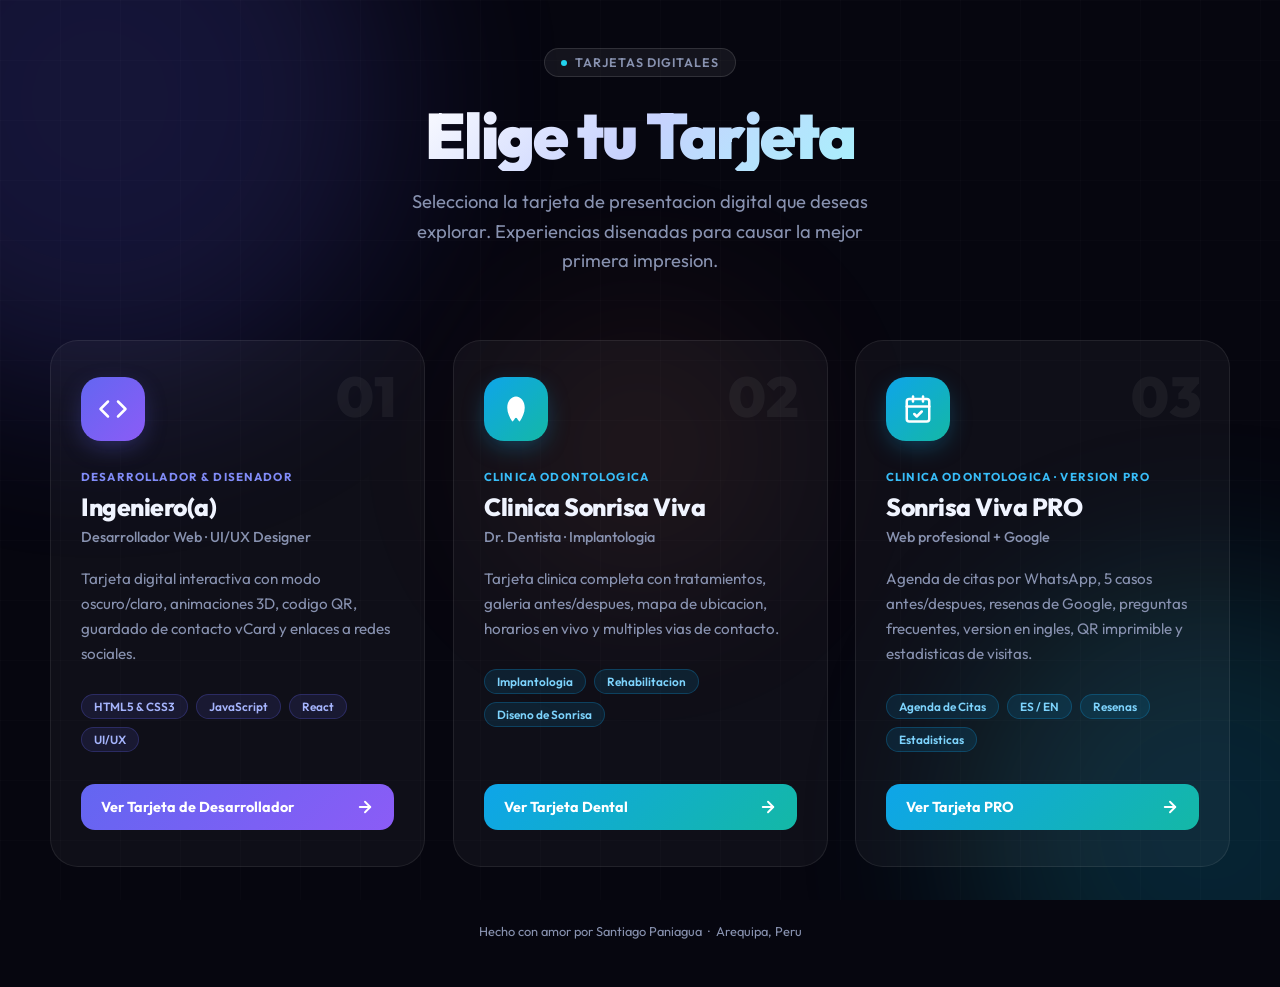
<file: index.html>
<!DOCTYPE html>
<html lang="es">

<head>
    <meta charset="UTF-8">
    <meta name="viewport" content="width=device-width, initial-scale=1.0">
    <meta name="description"
        content="Tarjetas de presentación digitales profesionales e interactivas — Santiago Paniagua, Clínica Dental Sonrisa Viva y Sonrisa Viva PRO con agenda de citas.">
    <meta name="theme-color" content="#0a0a1a">
    <title>Tarjetas Digitales | Selecciona tu Tarjeta</title>
    <link rel="preconnect" href="https://fonts.googleapis.com">
    <link rel="preconnect" href="https://fonts.gstatic.com" crossorigin>
    <link
        href="https://fonts.googleapis.com/css2?family=Outfit:wght@300;400;500;600;700;800;900&family=Plus+Jakarta+Sans:wght@400;500;600;700&display=swap"
        rel="stylesheet">
    <style>
        *,
        *::before,
        *::after {
            box-sizing: border-box;
            margin: 0;
            padding: 0
        }

        :root {
            --bg-primary: #06060f;
            --bg-card: rgba(255, 255, 255, 0.04);
            --bg-card-hover: rgba(255, 255, 255, 0.08);
            --border: rgba(255, 255, 255, 0.08);
            --border-hover: rgba(255, 255, 255, 0.2);
            --text-primary: #f0f4ff;
            --text-muted: #8892b0;
            --c1-from: #6366f1;
            --c1-to: #8b5cf6;
            --c1-glow: rgba(99, 102, 241, 0.35);
            --c2-from: #0ea5e9;
            --c2-to: #14b8a6;
            --c2-glow: rgba(14, 165, 233, 0.35);
            --radius-card: 28px;
            --radius-btn: 14px;
            --transition: 0.35s cubic-bezier(0.4, 0, 0.2, 1)
        }

        html {
            scroll-behavior: smooth
        }

        body {
            font-family: 'Outfit', 'Plus Jakarta Sans', system-ui, sans-serif;
            background: var(--bg-primary);
            color: var(--text-primary);
            min-height: 100vh;
            overflow-x: hidden
        }

        .bg-canvas {
            position: fixed;
            inset: 0;
            z-index: 0;
            pointer-events: none;
            overflow: hidden
        }

        .orb {
            position: absolute;
            border-radius: 50%;
            filter: blur(90px);
            opacity: .18;
            animation: drift 18s ease-in-out infinite alternate
        }

        .orb-1 {
            width: 600px;
            height: 600px;
            background: radial-gradient(circle, #6366f1, #4f46e5);
            top: -200px;
            left: -200px;
            animation-delay: 0s
        }

        .orb-2 {
            width: 500px;
            height: 500px;
            background: radial-gradient(circle, #0ea5e9, #14b8a6);
            bottom: -180px;
            right: -180px;
            animation-delay: -9s
        }

        .orb-3 {
            width: 300px;
            height: 300px;
            background: radial-gradient(circle, #f59e0b, #ec4899);
            top: 50%;
            left: 50%;
            transform: translate(-50%, -50%);
            opacity: .08;
            animation-delay: -4s
        }

        @keyframes drift {
            0% {
                transform: translate(0, 0) scale(1)
            }

            50% {
                transform: translate(40px, -30px) scale(1.08)
            }

            100% {
                transform: translate(-20px, 20px) scale(.96)
            }
        }

        .bg-grid {
            position: fixed;
            inset: 0;
            z-index: 0;
            pointer-events: none;
            background-image: linear-gradient(rgba(255, 255, 255, .015) 1px, transparent 1px), linear-gradient(90deg, rgba(255, 255, 255, .015) 1px, transparent 1px);
            background-size: 60px 60px
        }

        .page-wrapper {
            position: relative;
            z-index: 1;
            display: flex;
            flex-direction: column;
            align-items: center;
            justify-content: center;
            min-height: 100vh;
            padding: 48px 24px
        }

        .site-header {
            text-align: center;
            margin-bottom: 64px
        }

        .badge-tag {
            display: inline-flex;
            align-items: center;
            gap: 8px;
            background: rgba(255, 255, 255, .06);
            border: 1px solid rgba(255, 255, 255, .12);
            border-radius: 50px;
            padding: 6px 16px;
            font-size: .78rem;
            font-weight: 600;
            letter-spacing: .08em;
            text-transform: uppercase;
            color: var(--text-muted);
            margin-bottom: 24px
        }

        .badge-dot {
            width: 6px;
            height: 6px;
            background: #22d3ee;
            border-radius: 50%;
            animation: pulse-dot 2s ease-in-out infinite
        }

        @keyframes pulse-dot {

            0%,
            100% {
                opacity: 1;
                transform: scale(1)
            }

            50% {
                opacity: .5;
                transform: scale(.75)
            }
        }

        .main-title {
            font-size: clamp(2.2rem, 6vw, 4rem);
            font-weight: 900;
            letter-spacing: -.03em;
            line-height: 1.1;
            background: linear-gradient(135deg, #fff 0%, #c7d2fe 50%, #a5f3fc 100%);
            -webkit-background-clip: text;
            -webkit-text-fill-color: transparent;
            background-clip: text;
            margin-bottom: 16px
        }

        .main-subtitle {
            font-size: clamp(.95rem, 2vw, 1.15rem);
            color: var(--text-muted);
            font-weight: 400;
            max-width: 480px;
            margin: 0 auto;
            line-height: 1.6
        }

        .cards-grid {
            display: grid;
            grid-template-columns: repeat(auto-fit, minmax(300px, 1fr));
            gap: 28px;
            width: 100%;
            max-width: 820px
        }

        .sel-card {
            position: relative;
            background: var(--bg-card);
            border: 1px solid var(--border);
            border-radius: var(--radius-card);
            padding: 36px 32px 32px;
            display: flex;
            flex-direction: column;
            cursor: pointer;
            text-decoration: none;
            color: inherit;
            transition: transform var(--transition), border-color var(--transition), background var(--transition), box-shadow var(--transition);
            overflow: hidden;
            will-change: transform
        }

        .sel-card::before {
            content: '';
            position: absolute;
            inset: 0;
            border-radius: inherit;
            opacity: 0;
            transition: opacity var(--transition)
        }

        .sel-card-1::before {
            background: radial-gradient(ellipse at 30% 20%, var(--c1-glow), transparent 65%)
        }

        .sel-card-2::before {
            background: radial-gradient(ellipse at 70% 20%, var(--c2-glow), transparent 65%)
        }

        .sel-card:hover {
            transform: translateY(-8px) scale(1.01);
            background: var(--bg-card-hover);
            border-color: var(--border-hover)
        }

        .sel-card-1:hover {
            box-shadow: 0 30px 80px -20px var(--c1-glow), 0 0 0 1px rgba(99, 102, 241, .2)
        }

        .sel-card-2:hover {
            box-shadow: 0 30px 80px -20px var(--c2-glow), 0 0 0 1px rgba(14, 165, 233, .2)
        }

        .sel-card:hover::before {
            opacity: 1
        }

        .sel-card:active {
            transform: translateY(-4px) scale(.99)
        }

        .card-inner {
            position: relative;
            z-index: 1
        }

        .card-icon-wrap {
            width: 64px;
            height: 64px;
            border-radius: 20px;
            display: flex;
            align-items: center;
            justify-content: center;
            margin-bottom: 28px
        }

        .card-icon-wrap svg {
            width: 30px;
            height: 30px
        }

        .icon-dev {
            background: linear-gradient(135deg, var(--c1-from), var(--c1-to));
            box-shadow: 0 8px 24px -4px var(--c1-glow)
        }

        .icon-dental {
            background: linear-gradient(135deg, var(--c2-from), var(--c2-to));
            box-shadow: 0 8px 24px -4px var(--c2-glow)
        }

        .card-category {
            font-size: .72rem;
            font-weight: 700;
            letter-spacing: .1em;
            text-transform: uppercase;
            margin-bottom: 8px
        }

        .cat-dev {
            color: #818cf8
        }

        .cat-dental {
            color: #38bdf8
        }

        .card-title {
            font-size: 1.45rem;
            font-weight: 800;
            letter-spacing: -.02em;
            line-height: 1.2;
            color: var(--text-primary);
            margin-bottom: 6px
        }

        .card-name {
            font-size: .9rem;
            color: var(--text-muted);
            font-weight: 500;
            margin-bottom: 20px
        }

        .card-description {
            font-size: .9rem;
            color: var(--text-muted);
            line-height: 1.65;
            margin-bottom: 28px
        }

        .card-tags {
            display: flex;
            flex-wrap: wrap;
            gap: 8px;
            margin-bottom: 32px
        }

        .tag {
            display: inline-block;
            padding: 4px 12px;
            border-radius: 50px;
            font-size: .74rem;
            font-weight: 600
        }

        .tag-dev {
            background: rgba(99, 102, 241, .12);
            border: 1px solid rgba(99, 102, 241, .25);
            color: #a5b4fc
        }

        .tag-dental {
            background: rgba(14, 165, 233, .12);
            border: 1px solid rgba(14, 165, 233, .25);
            color: #7dd3fc
        }

        .card-cta {
            display: flex;
            align-items: center;
            justify-content: space-between;
            padding: 14px 20px;
            border-radius: var(--radius-btn);
            font-size: .9rem;
            font-weight: 700;
            transition: filter var(--transition)
        }

        .cta-dev {
            background: linear-gradient(135deg, var(--c1-from), var(--c1-to));
            color: #fff
        }

        .cta-dental {
            background: linear-gradient(135deg, var(--c2-from), var(--c2-to));
            color: #fff
        }

        .sel-card:hover .card-cta {
            filter: brightness(1.1)
        }

        .cta-arrow {
            display: flex;
            align-items: center;
            transition: transform var(--transition)
        }

        .sel-card:hover .cta-arrow {
            transform: translateX(5px)
        }

        .card-num {
            position: absolute;
            top: 28px;
            right: 28px;
            font-size: 3.5rem;
            font-weight: 900;
            line-height: 1;
            opacity: .05;
            pointer-events: none;
            z-index: 0
        }

        .site-footer {
            margin-top: 56px;
            text-align: center;
            color: var(--text-muted);
            font-size: .8rem
        }

        .footer-link {
            color: var(--text-muted);
            text-decoration: none;
            transition: color .2s
        }

        .footer-link:hover {
            color: var(--text-primary)
        }

        .fade-up {
            opacity: 0;
            transform: translateY(24px);
            animation: fadeUp .7s ease forwards
        }

        .fade-up:nth-child(1) {
            animation-delay: .1s
        }

        .fade-up:nth-child(2) {
            animation-delay: .25s
        }

        .fade-up:nth-child(3) {
            animation-delay: .4s
        }

        .card-anim {
            opacity: 0;
            transform: translateY(32px);
            animation: fadeUp .65s ease forwards
        }

        .card-anim-1 {
            animation-delay: .45s
        }

        .card-anim-2 {
            animation-delay: .58s
        }

        .card-anim-3 {
            animation-delay: .71s
        }

        @keyframes fadeUp {
            to {
                opacity: 1;
                transform: translateY(0)
            }
        }

        /* ---- Teléfonos muy pequeños (< 360px) ---- */
        @media (max-width: 359px) {
            .page-wrapper {
                padding: 24px 12px
            }

            .site-header {
                margin-bottom: 28px
            }

            .main-title {
                font-size: 1.8rem
            }

            .main-subtitle {
                font-size: 0.85rem
            }

            .cards-grid {
                grid-template-columns: 1fr;
                gap: 16px
            }

            .sel-card {
                padding: 22px 18px
            }

            .card-icon-wrap {
                width: 52px;
                height: 52px;
                border-radius: 14px;
                margin-bottom: 20px
            }

            .card-title {
                font-size: 1.2rem
            }

            .card-cta {
                padding: 12px 16px;
                font-size: 0.82rem
            }

            .badge-tag {
                font-size: 0.68rem;
                padding: 5px 12px
            }
        }

        /* ---- Teléfonos estándar (360px – 480px) ---- */
        @media (max-width: 480px) {
            .page-wrapper {
                padding: 28px 14px
            }

            .site-header {
                margin-bottom: 36px
            }

            .main-title {
                font-size: 2rem
            }

            .cards-grid {
                grid-template-columns: 1fr;
                gap: 18px
            }

            .sel-card {
                padding: 26px 22px
            }

            .card-title {
                font-size: 1.3rem
            }

            .sel-card:hover {
                transform: translateY(-4px) scale(1)
            }
        }

        /* ---- Teléfonos medianos (481px – 639px) ---- */
        @media (min-width: 481px) and (max-width: 639px) {
            .cards-grid {
                grid-template-columns: 1fr;
                max-width: 440px
            }

            .page-wrapper {
                padding: 36px 20px
            }
        }

        /* ---- Tablets pequeñas y landscape (640px – 767px) ---- */
        @media (max-width: 767px) {
            .page-wrapper {
                padding: 32px 16px
            }

            .site-header {
                margin-bottom: 40px
            }

            .sel-card {
                padding: 28px 24px
            }
        }

        /* ---- Tablets (768px – 1023px) ---- */
        @media (min-width: 768px) and (max-width: 1023px) {
            .cards-grid {
                grid-template-columns: repeat(2, 1fr);
                max-width: 720px
            }

            .page-wrapper {
                padding: 56px 32px
            }
        }

        /* ---- Pantallas grandes (1024px+) ---- */
        @media (min-width: 1024px) {
            .cards-grid {
                grid-template-columns: repeat(2, 1fr);
                max-width: 860px
            }

            .sel-card {
                padding: 40px 36px
            }

            .card-title {
                font-size: 1.55rem
            }

            .card-description {
                font-size: 0.95rem
            }
        }

        /* ---- Escritorio ancho (1200px+): las 3 tarjetas en una fila ---- */
        @media (min-width: 1200px) {
            .cards-grid {
                grid-template-columns: repeat(3, 1fr);
                max-width: 1180px;
                align-items: stretch
            }

            .sel-card {
                padding: 36px 30px
            }

            .card-inner {
                display: flex;
                flex-direction: column;
                flex: 1
            }

            .card-cta {
                margin-top: auto
            }
        }

        /* ---- Tablets: la 3.ª tarjeta ocupa todo el ancho para no quedar sola ---- */
        @media (min-width: 768px) and (max-width: 1199px) {
            .sel-card:nth-child(3):last-child {
                grid-column: 1 / -1
            }
        }

        /* ---- Landscape en móvil ---- */
        @media (max-height: 500px) and (orientation: landscape) {
            .page-wrapper {
                padding: 20px 16px;
                min-height: auto
            }

            .site-header {
                margin-bottom: 24px
            }

            .main-title {
                font-size: 1.8rem
            }

            .cards-grid {
                grid-template-columns: repeat(2, 1fr);
                gap: 16px
            }

            .sel-card {
                padding: 20px 18px
            }

            .card-icon-wrap {
                width: 48px;
                height: 48px;
                margin-bottom: 16px
            }

            .card-tags {
                margin-bottom: 20px
            }

            .site-footer {
                margin-top: 28px
            }
        }

        /* ---- Accesibilidad: movimiento reducido ---- */
        @media (prefers-reduced-motion: reduce) {

            *,
            *::before,
            *::after {
                animation-duration: 0.01ms !important;
                animation-iteration-count: 1 !important;
                transition-duration: 0.01ms !important
            }

            .fade-up,
            .card-anim {
                opacity: 1;
                transform: none;
                animation: none
            }

            .orb {
                animation: none
            }

            .badge-dot {
                animation: none
            }
        }

        /* ---- Mejora para pantallas táctiles ---- */
        @media (hover: none) and (pointer: coarse) {
            .sel-card:hover {
                transform: none;
                box-shadow: none
            }

            .sel-card:active {
                transform: scale(0.98)
            }
        }

    </style>
</head>

<body>
    <div class="bg-canvas" aria-hidden="true">
        <div class="orb orb-1"></div>
        <div class="orb orb-2"></div>
        <div class="orb orb-3"></div>
    </div>
    <div class="bg-grid" aria-hidden="true"></div>

    <div class="page-wrapper">
        <header class="site-header">
            <div class="badge-tag fade-up">
                <span class="badge-dot"></span>
                Tarjetas Digitales
            </div>
            <h1 class="main-title fade-up">Elige tu Tarjeta</h1>
            <p class="main-subtitle fade-up">
                Selecciona la tarjeta de presentacion digital que deseas explorar.
                Experiencias disenadas para causar la mejor primera impresion.
            </p>
        </header>

        <main>
            <div class="cards-grid" role="list">

                <!-- CARD 1 — SANTIAGO PANIAGUA -->
                <a href="Modelo 1/index.html" class="sel-card sel-card-1 card-anim card-anim-1" role="listitem"
                    aria-label="Ver tarjeta de Desarrollador Web y Disenador UI/UX">
                    <span class="card-num" aria-hidden="true">01</span>
                    <div class="card-inner">
                        <div class="card-icon-wrap icon-dev" aria-hidden="true">
                            <svg viewBox="0 0 24 24" fill="none" stroke="white" stroke-width="2" stroke-linecap="round"
                                stroke-linejoin="round">
                                <polyline points="16 18 22 12 16 6"></polyline>
                                <polyline points="8 6 2 12 8 18"></polyline>
                            </svg>
                        </div>
                        <p class="card-category cat-dev">Desarrollador &amp; Disenador</p>
                        <h2 class="card-title">Ingeniero(a)</h2>
                        <p class="card-name">Desarrollador Web · UI/UX Designer</p>
                        <p class="card-description">
                            Tarjeta digital interactiva con modo oscuro/claro, animaciones 3D,
                            codigo QR, guardado de contacto vCard y enlaces a redes sociales.
                        </p>
                        <div class="card-tags">
                            <span class="tag tag-dev">HTML5 &amp; CSS3</span>
                            <span class="tag tag-dev">JavaScript</span>
                            <span class="tag tag-dev">React</span>
                            <span class="tag tag-dev">UI/UX</span>
                        </div>
                        <div class="card-cta cta-dev">
                            <span>Ver Tarjeta de Desarrollador</span>
                            <span class="cta-arrow" aria-hidden="true">
                                <svg width="18" height="18" viewBox="0 0 24 24" fill="none" stroke="currentColor"
                                    stroke-width="2.5" stroke-linecap="round" stroke-linejoin="round">
                                    <line x1="5" y1="12" x2="19" y2="12"></line>
                                    <polyline points="12 5 19 12 12 19"></polyline>
                                </svg>
                            </span>
                        </div>
                    </div>
                </a>

                <!-- CARD 2 -->
                <a href="Modelo 2/index.html" class="sel-card sel-card-2 card-anim card-anim-2" role="listitem"
                    aria-label="Ver tarjeta de Clinica Dental Sonrisa Viva">
                    <span class="card-num" aria-hidden="true">02</span>
                    <div class="card-inner">
                        <div class="card-icon-wrap icon-dental" aria-hidden="true">
                            <svg viewBox="0 0 24 24" fill="white" xmlns="http://www.w3.org/2000/svg">
                                <path
                                    d="M12 2C8 2 5 6 5 11c0 4 2 8 4 11 1 0 2-3 3-3s2 3 3 3c2-3 4-7 4-11 0-5-3-9-7-9z" />
                            </svg>
                        </div>
                        <p class="card-category cat-dental">Clinica Odontologica</p>
                        <h2 class="card-title">Clinica Sonrisa Viva</h2>
                        <p class="card-name">Dr. Dentista · Implantologia</p>
                        <p class="card-description">
                            Tarjeta clinica completa con tratamientos, galeria antes/despues,
                            mapa de ubicacion, horarios en vivo y multiples vias de contacto.
                        </p>
                        <div class="card-tags">
                            <span class="tag tag-dental">Implantologia</span>
                            <span class="tag tag-dental">Rehabilitacion</span>
                            <span class="tag tag-dental">Diseno de Sonrisa</span>
                        </div>
                        <div class="card-cta cta-dental">
                            <span>Ver Tarjeta Dental</span>
                            <span class="cta-arrow" aria-hidden="true">
                                <svg width="18" height="18" viewBox="0 0 24 24" fill="none" stroke="currentColor"
                                    stroke-width="2.5" stroke-linecap="round" stroke-linejoin="round">
                                    <line x1="5" y1="12" x2="19" y2="12"></line>
                                    <polyline points="12 5 19 12 12 19"></polyline>
                                </svg>
                            </span>
                        </div>
                    </div>
                </a>

                <!-- CARD 3 — VERSIÓN PRO -->
                <a href="Modelo 3/index.html" class="sel-card sel-card-2 card-anim card-anim-3" role="listitem"
                    aria-label="Ver tarjeta PRO de Clinica Dental Sonrisa Viva">
                    <span class="card-num" aria-hidden="true">03</span>
                    <div class="card-inner">
                        <div class="card-icon-wrap icon-dental" aria-hidden="true">
                            <svg viewBox="0 0 24 24" fill="none" stroke="white" stroke-width="2" stroke-linecap="round"
                                stroke-linejoin="round">
                                <rect x="3" y="4" width="18" height="18" rx="2"></rect>
                                <line x1="16" y1="2" x2="16" y2="6"></line>
                                <line x1="8" y1="2" x2="8" y2="6"></line>
                                <line x1="3" y1="10" x2="21" y2="10"></line>
                                <path d="M9 16l2 2 4-4"></path>
                            </svg>
                        </div>
                        <p class="card-category cat-dental">Clinica Odontologica · Version PRO</p>
                        <h2 class="card-title">Sonrisa Viva PRO</h2>
                        <p class="card-name">Web profesional + Google</p>
                        <p class="card-description">
                            Agenda de citas por WhatsApp, 5 casos antes/despues, resenas de Google,
                            preguntas frecuentes, version en ingles, QR imprimible y estadisticas de visitas.
                        </p>
                        <div class="card-tags">
                            <span class="tag tag-dental">Agenda de Citas</span>
                            <span class="tag tag-dental">ES / EN</span>
                            <span class="tag tag-dental">Resenas</span>
                            <span class="tag tag-dental">Estadisticas</span>
                        </div>
                        <div class="card-cta cta-dental">
                            <span>Ver Tarjeta PRO</span>
                            <span class="cta-arrow" aria-hidden="true">
                                <svg width="18" height="18" viewBox="0 0 24 24" fill="none" stroke="currentColor"
                                    stroke-width="2.5" stroke-linecap="round" stroke-linejoin="round">
                                    <line x1="5" y1="12" x2="19" y2="12"></line>
                                    <polyline points="12 5 19 12 12 19"></polyline>
                                </svg>
                            </span>
                        </div>
                    </div>
                </a>

            </div>
        </main>

        <footer class="site-footer">
            <p>Hecho con amor por <a href="Modelo 1/index.html" class="footer-link">Santiago Paniagua</a> &nbsp;·&nbsp;
                Arequipa, Peru</p>
        </footer>
    </div>
</body>

</html>
</file>
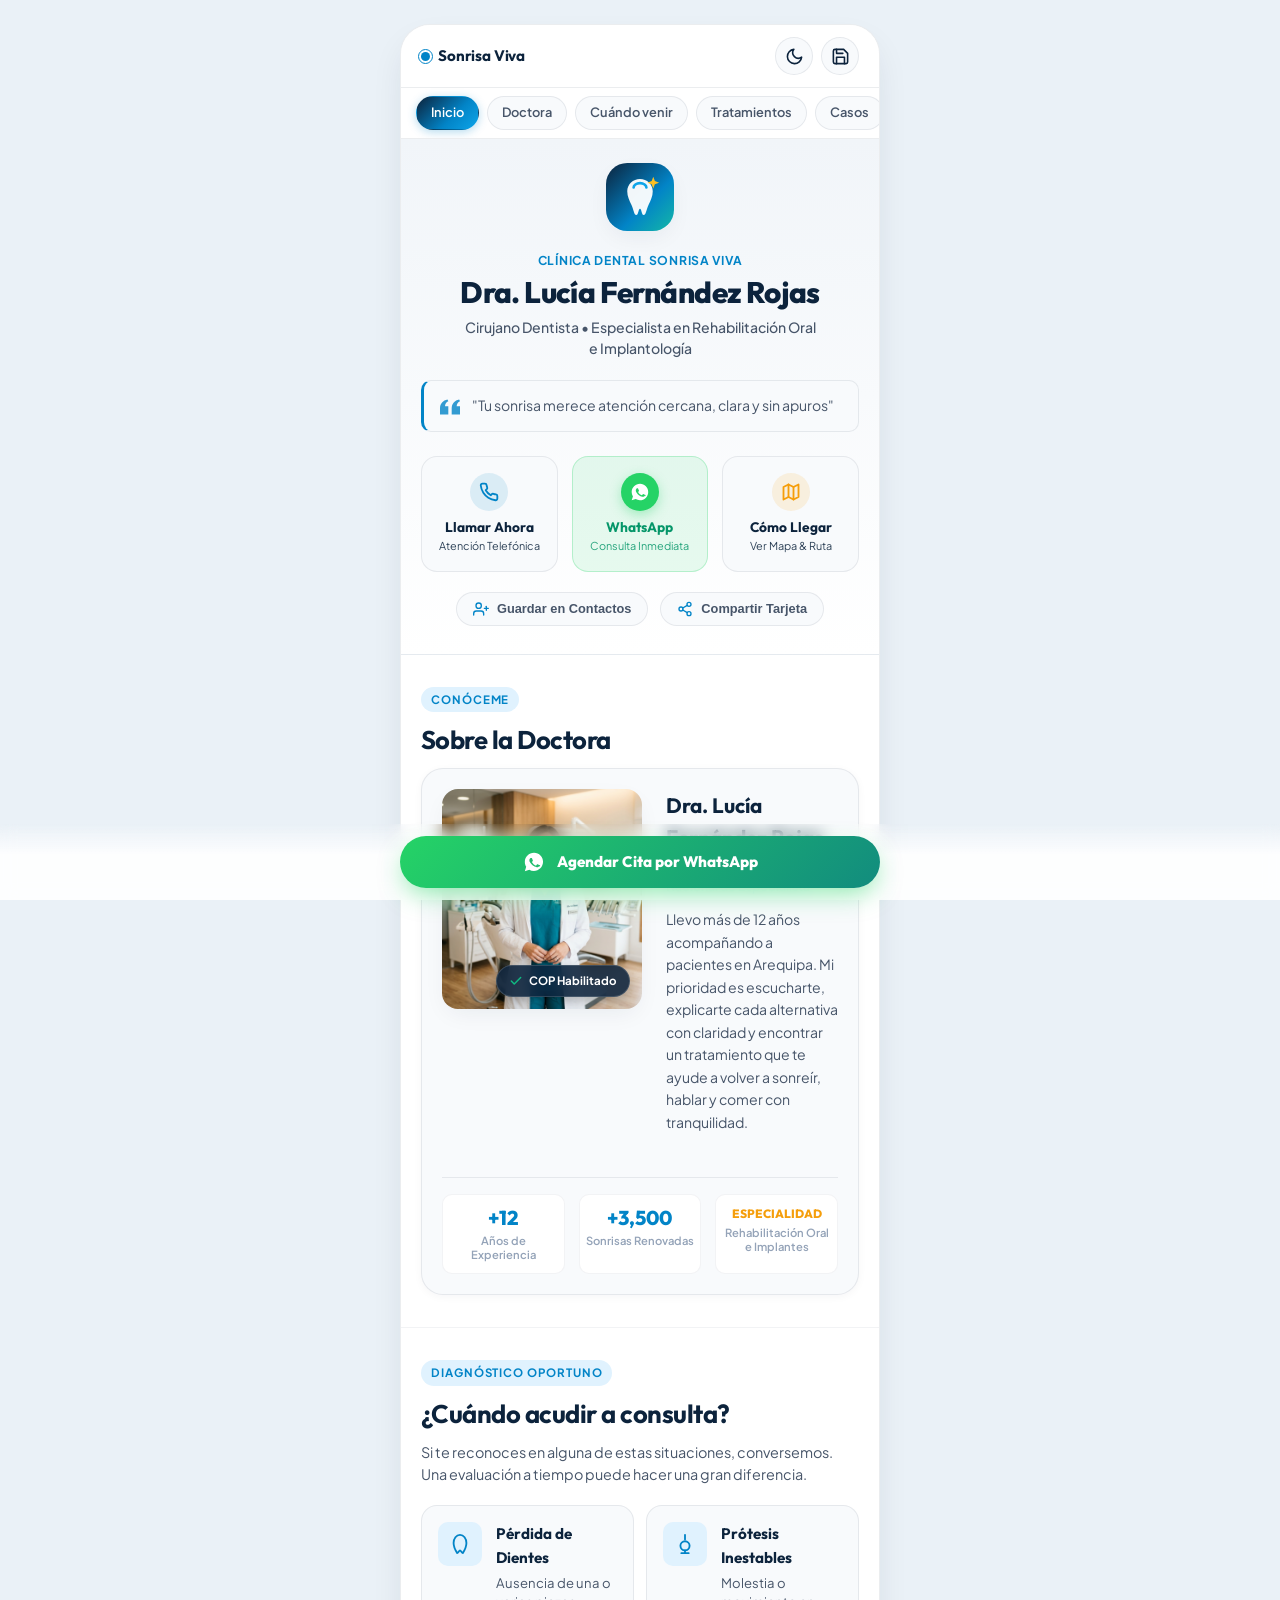
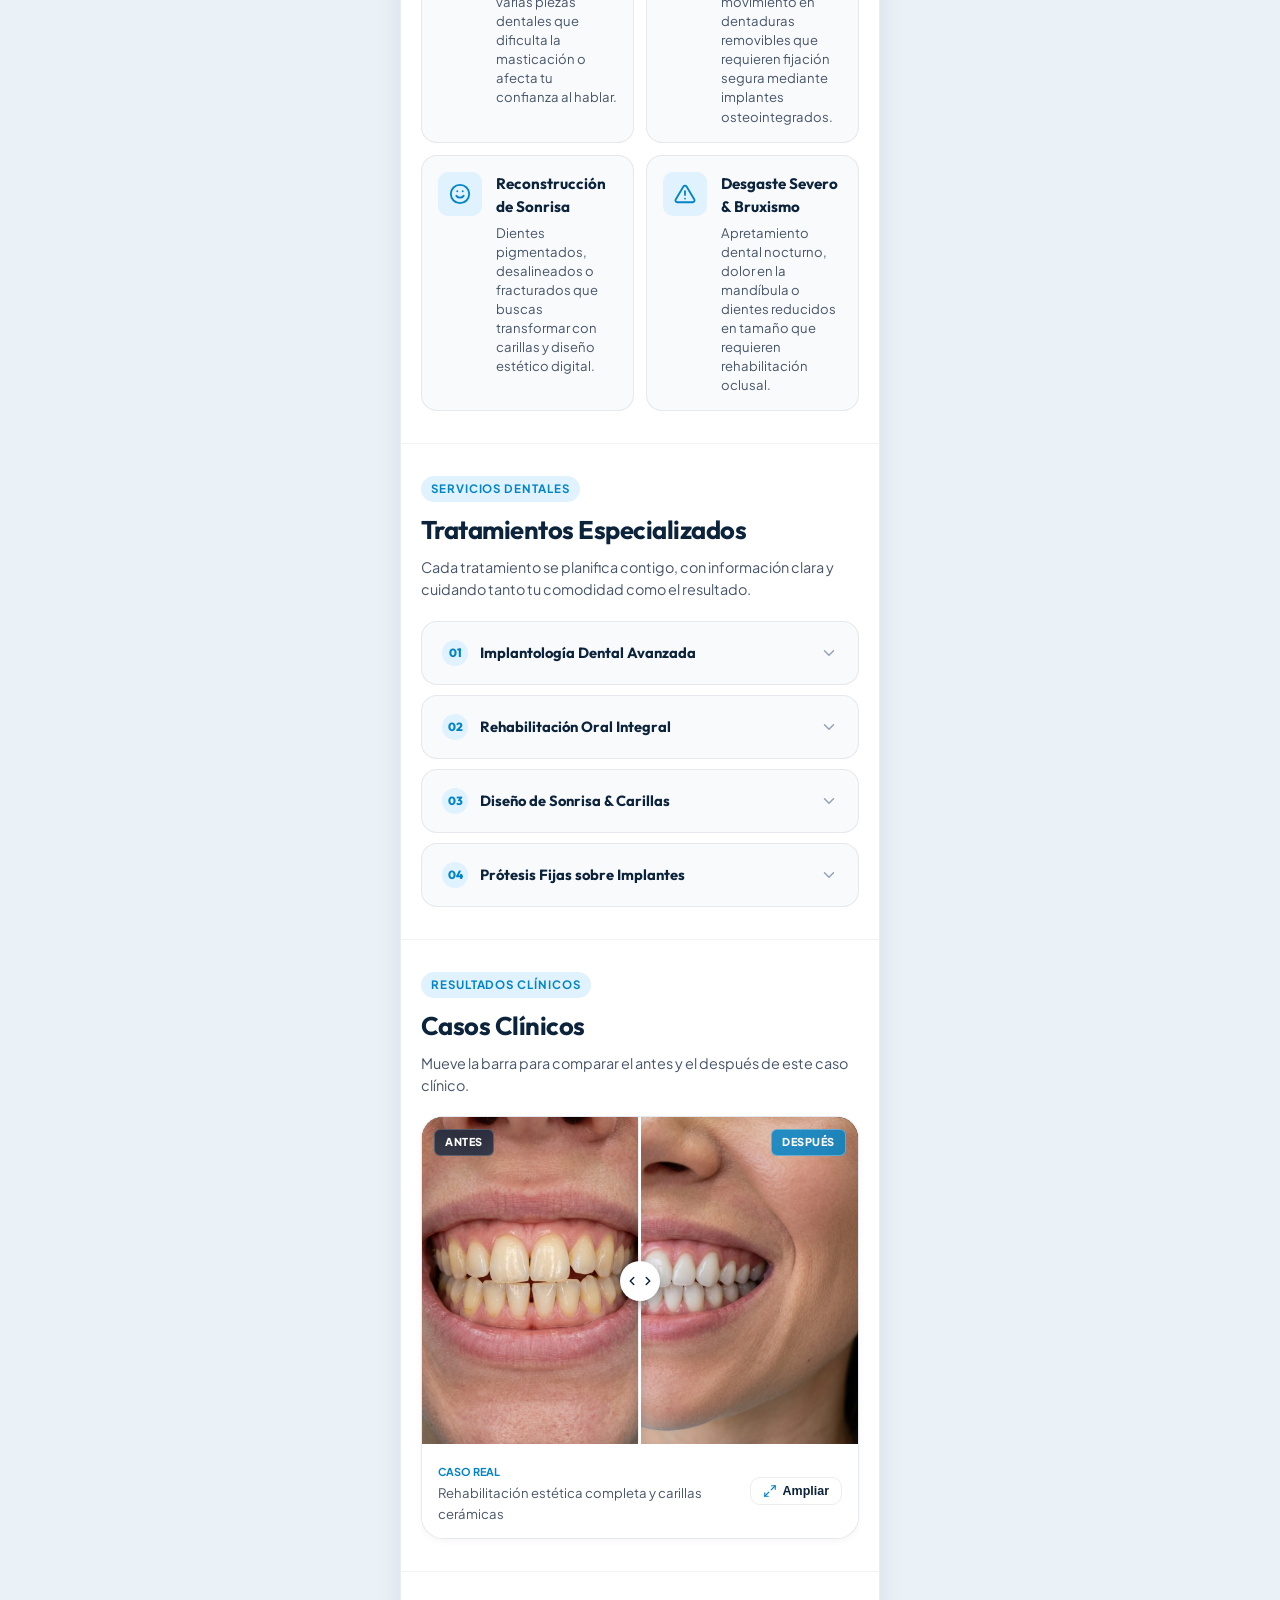
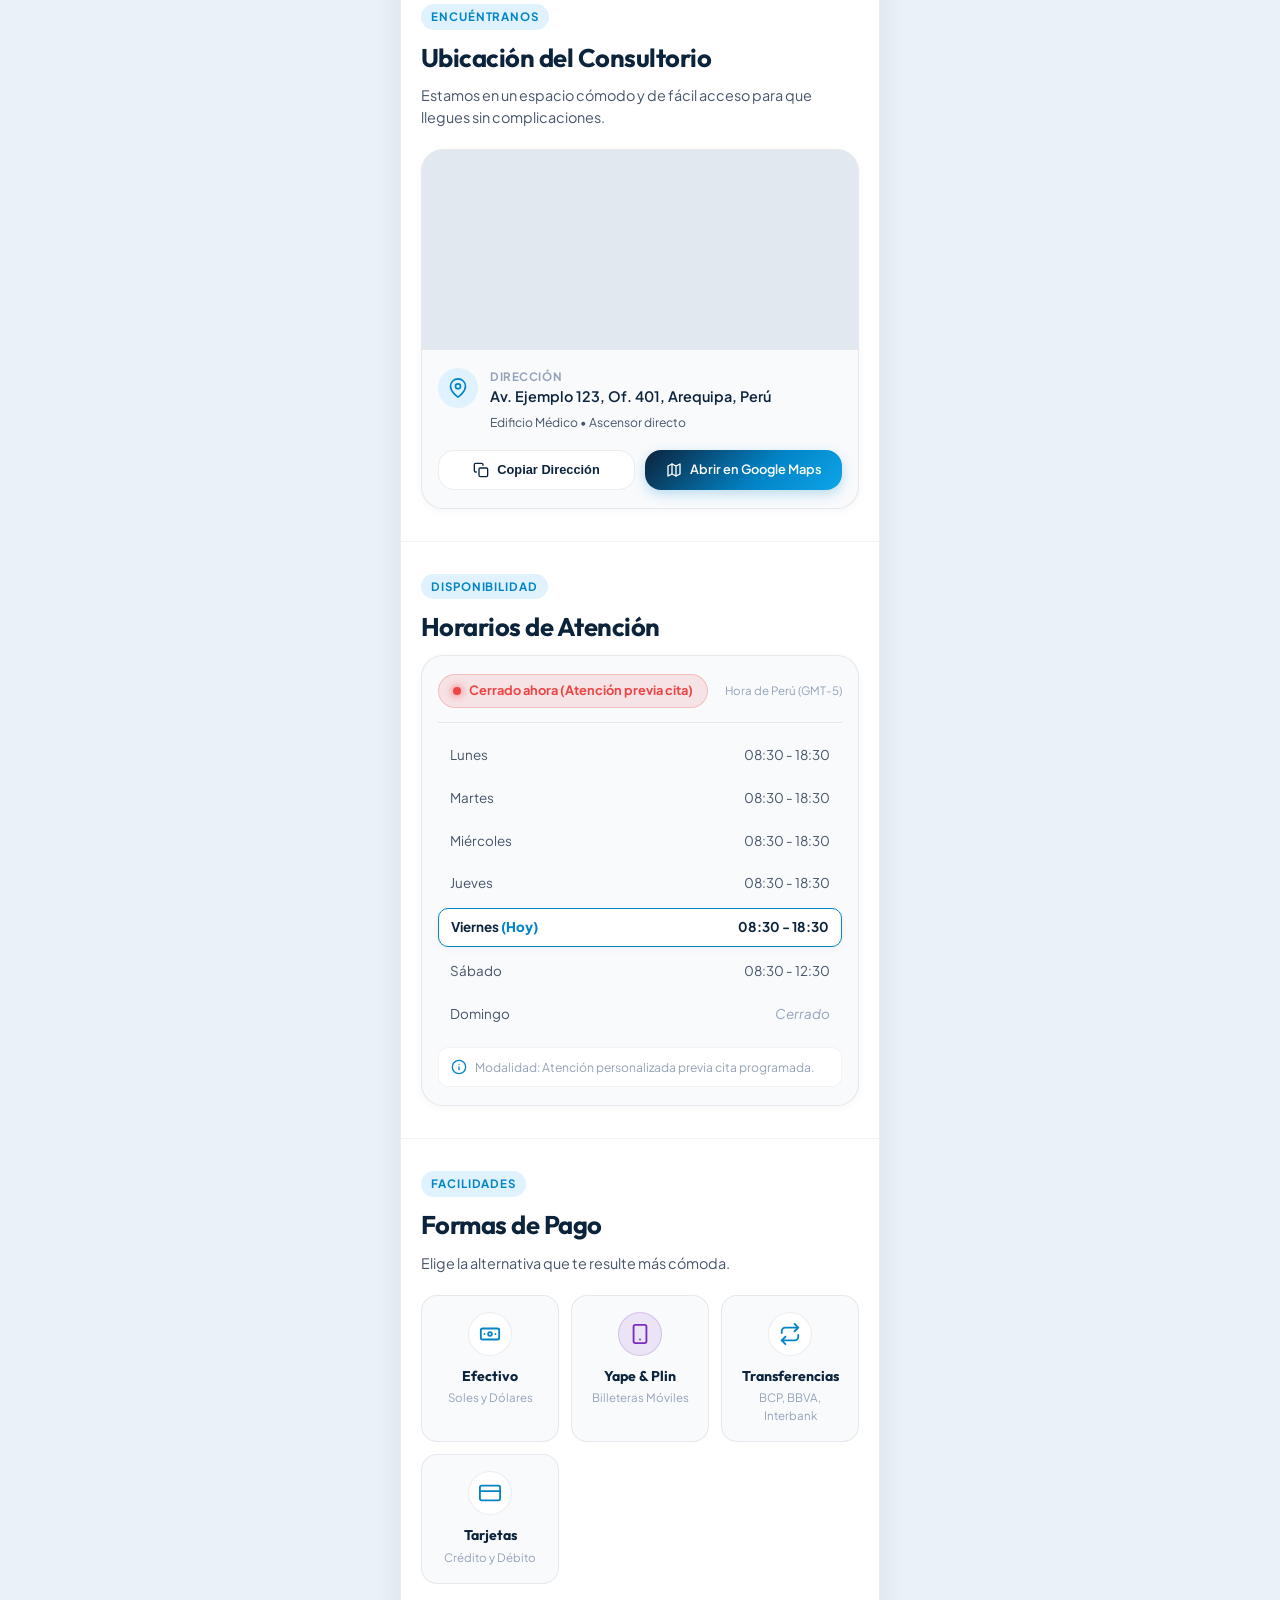
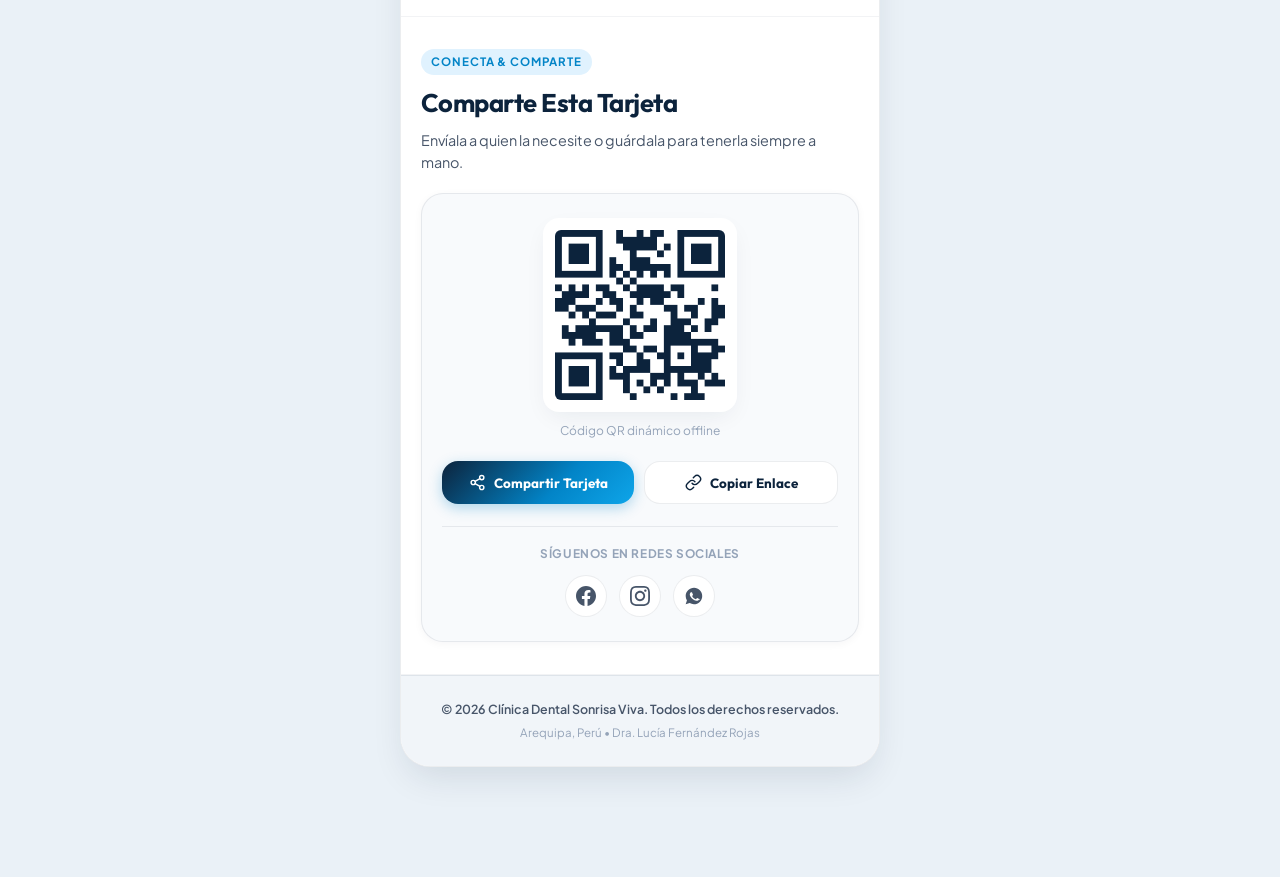
<file: Modelo 2/index.html>
<!DOCTYPE html>
<html lang="es" data-theme="light">
<head>
    <meta charset="UTF-8">
    <meta name="viewport" content="width=device-width, initial-scale=1.0">
    <title>Clínica Dental Sonrisa Viva | Dra. Lucía Fernández Rojas</title>
    <meta name="description" content="Tarjeta de presentación digital de la Dra. Lucía Fernández Rojas, especialista en Rehabilitación Oral e Implantología en Arequipa. Agenda tu cita odontológica hoy.">
    <meta name="author" content="Dra. Lucía Fernández Rojas">
    <meta name="theme-color" content="#0c233c">

    <!-- Open Graph / Redes Sociales -->
    <meta property="og:type" content="business.business">
    <meta property="og:title" content="Clínica Dental Sonrisa Viva | Dra. Lucía Fernández">
    <meta property="og:description" content="Recuperamos tu sonrisa con tecnología y calidez humana. Especialista en Rehabilitación Oral e Implantología en Arequipa.">
    <meta property="og:image" content="assets/doctora.jpg">
    <meta property="og:locale" content="es_PE">

    <!-- Twitter Card -->
    <meta name="twitter:card" content="summary_large_image">
    <meta name="twitter:title" content="Dra. Lucía Fernández | Clínica Dental Sonrisa Viva">
    <meta name="twitter:description" content="Rehabilitación Oral e Implantología con tecnología de punta en Arequipa.">
    <meta name="twitter:image" content="assets/doctora.jpg">

    <!-- Google Fonts -->
    <link rel="preconnect" href="https://fonts.googleapis.com">
    <link rel="preconnect" href="https://fonts.gstatic.com" crossorigin>
    <link href="https://fonts.googleapis.com/css2?family=Outfit:wght@400;500;600;700;800&family=Plus+Jakarta+Sans:wght@400;500;600;700&display=swap" rel="stylesheet">

    <!-- Estilos de la Tarjeta -->
    <link rel="stylesheet" href="styles.css">

    <!-- Schema.org JSON-LD para SEO Local de Odontología -->
    <script type="application/ld+json">
    {
      "@context": "https://schema.org",
      "@type": "Dentist",
      "name": "Clínica Dental Sonrisa Viva",
      "image": "assets/doctora.jpg",
      "description": "Recuperamos tu sonrisa con tecnología y calidez humana. Cirugía Dentista, Rehabilitación Oral e Implantología en Arequipa.",
      "telephone": "+51987654321",
      "priceRange": "$$",
      "address": {
        "@type": "PostalAddress",
        "streetAddress": "Av. Ejemplo 123, Of. 401",
        "addressLocality": "Arequipa",
        "addressRegion": "Arequipa",
        "addressCountry": "PE"
      },
      "geo": {
        "@type": "GeoCoordinates",
        "latitude": -16.409047,
        "longitude": -71.537451
      },
      "openingHoursSpecification": [
        {
          "@type": "OpeningHoursSpecification",
          "dayOfWeek": ["Monday", "Tuesday", "Wednesday", "Thursday", "Friday"],
          "opens": "08:30",
          "closes": "18:30"
        },
        {
          "@type": "OpeningHoursSpecification",
          "dayOfWeek": ["Saturday"],
          "opens": "08:30",
          "closes": "12:30"
        }
      ],
      "employee": {
        "@type": "Person",
        "name": "Dra. Lucía Fernández Rojas",
        "jobTitle": "Cirujano Dentista, Especialista en Rehabilitación Oral e Implantología"
      }
    }
    </script>
</head>
<body>

    <!-- Contenedor Envolvente Centralizado -->
    <div class="card-wrapper" id="app">

        <!-- Barra Superior de Utilidad (Theme Toggle & Acciones Rápidas) -->
        <header class="top-nav" aria-label="Navegación superior de accesibilidad">
            <div class="nav-brand">
                <span class="pulse-indicator" aria-hidden="true"></span>
                <span id="businessShortName" class="brand-text">Sonrisa Viva</span>
            </div>
            <div class="nav-controls">
                <button type="button" class="ctrl-btn" id="themeToggleBtn" aria-label="Cambiar a modo oscuro o claro" title="Cambiar tema de color">
                    <!-- Icono Sol / Luna dinámico en SVG -->
                    <svg class="theme-icon icon-sun" viewBox="0 0 24 24" fill="none" stroke="currentColor" stroke-width="2" stroke-linecap="round" stroke-linejoin="round" aria-hidden="true">
                        <circle cx="12" cy="12" r="5"></circle>
                        <line x1="12" y1="1" x2="12" y2="3"></line>
                        <line x1="12" y1="21" x2="12" y2="23"></line>
                        <line x1="4.22" y1="4.22" x2="5.64" y2="5.64"></line>
                        <line x1="18.36" y1="18.36" x2="19.78" y2="19.78"></line>
                        <line x1="1" y1="12" x2="3" y2="12"></line>
                        <line x1="21" y1="12" x2="23" y2="12"></line>
                        <line x1="4.22" y1="19.78" x2="5.64" y2="18.36"></line>
                        <line x1="18.36" y1="5.64" x2="19.78" y2="4.22"></line>
                    </svg>
                    <svg class="theme-icon icon-moon" viewBox="0 0 24 24" fill="none" stroke="currentColor" stroke-width="2" stroke-linecap="round" stroke-linejoin="round" aria-hidden="true">
                        <path d="M21 12.79A9 9 0 1 1 11.21 3 7 7 0 0 0 21 12.79z"></path>
                    </svg>
                </button>
                <button type="button" class="ctrl-btn" id="vcardDownloadNavBtn" aria-label="Guardar contacto en la agenda" title="Guardar contacto (vCard)">
                    <svg viewBox="0 0 24 24" fill="none" stroke="currentColor" stroke-width="2" stroke-linecap="round" stroke-linejoin="round" aria-hidden="true">
                        <path d="M19 21H5a2 2 0 0 1-2-2V5a2 2 0 0 1 2-2h11l5 5v11a2 2 0 0 1-2 2z"></path>
                        <polyline points="17 21 17 13 7 13 7 21"></polyline>
                        <polyline points="7 3 7 8 15 8"></polyline>
                    </svg>
                </button>
            </div>
        </header>

        <!-- Barra de Navegación Interna Sticky con Scroll Suave -->
        <nav class="sticky-sections-nav" aria-label="Navegación de secciones">
            <ul class="nav-pills" id="navPillsList">
                <li><a href="#hero" class="nav-pill active" data-section="hero">Inicio</a></li>
                <li><a href="#sobre-mi" class="nav-pill" data-section="sobre-mi">Doctora</a></li>
                <li><a href="#cuando-acudir" class="nav-pill" data-section="cuando-acudir">Cuándo venir</a></li>
                <li><a href="#tratamientos" class="nav-pill" data-section="tratamientos">Tratamientos</a></li>
                <li><a href="#galeria" class="nav-pill" data-section="galeria">Casos</a></li>
                <li><a href="#ubicacion" class="nav-pill" data-section="ubicacion">Ubicación</a></li>
                <li><a href="#horarios" class="nav-pill" data-section="horarios">Horarios</a></li>
                <li><a href="#pagos" class="nav-pill" data-section="pagos">Pagos</a></li>
                <li><a href="#compartir" class="nav-pill" data-section="compartir">Compartir</a></li>
            </ul>
        </nav>

        <main id="mainContent">

            <!-- ========================================================
                 SECCIÓN 1: HERO
                 ======================================================== -->
            <section id="hero" class="section hero-section" aria-labelledby="heroTitle">
                <div class="hero-header">
                    <!-- Logo Clínico SVG -->
                    <div class="clinic-logo-wrapper" aria-hidden="true">
                        <svg class="clinic-logo-svg" viewBox="0 0 64 64" fill="none" xmlns="http://www.w3.org/2000/svg">
                            <rect width="64" height="64" rx="20" fill="url(#logoGrad)" />
                            <!-- Diente estilizado moderno con destello -->
                            <path d="M32 15C25.5 15 20 20 20 26.5C20 31.5 22 35 24 39.5C26 44 26.5 49 28.5 49C30.5 49 30.5 43 32 43C33.5 43 33.5 49 35.5 49C37.5 49 38 44 40 39.5C42 35 44 31.5 44 26.5C44 20 38.5 15 32 15Z" fill="white" fill-opacity="0.95" />
                            <path d="M26 23C26 21 28.5 19 32 19C35.5 19 38 21 38 23" stroke="#0ea5e9" stroke-width="2.5" stroke-linecap="round" />
                            <!-- Destello de sonrisa -->
                            <path d="M43 17L44.5 13L46 17L50 18.5L46 20L44.5 24L43 20L39 18.5L43 17Z" fill="#fbbf24" />
                            <defs>
                                <linearGradient id="logoGrad" x1="0" y1="0" x2="64" y2="64" gradientUnits="userSpaceOnUse">
                                    <stop stop-color="#0c233c" />
                                    <stop offset="0.6" stop-color="#0284c7" />
                                    <stop offset="1" stop-color="#14b8a6" />
                                </linearGradient>
                            </defs>
                        </svg>
                    </div>

                    <div class="hero-titles">
                        <span class="clinic-badge" id="heroClinicBadge">Clínica Dental Sonrisa Viva</span>
                        <h1 class="hero-title" id="heroDoctorName">Dra. Lucía Fernández Rojas</h1>
                        <p class="hero-specialty" id="heroDoctorSpecialty">Cirujano Dentista • Especialista en Rehabilitación Oral e Implantología</p>
                    </div>
                </div>

                <div class="hero-quote">
                    <svg class="quote-icon" viewBox="0 0 24 24" fill="currentColor" aria-hidden="true">
                        <path d="M14.017 21v-7.391c0-5.704 3.731-9.57 8.983-10.609l.995 2.151c-2.432.917-3.995 3.638-3.995 5.849h4v10h-9.983zm-14.017 0v-7.391c0-5.704 3.748-9.57 9-10.609l.996 2.151c-2.433.917-3.996 3.638-3.996 5.849h3.983v10h-9.983z"/>
                    </svg>
                    <p class="hero-slogan" id="heroSlogan">"Recuperamos tu sonrisa con tecnología y calidez humana"</p>
                </div>

                <!-- 3 Botones de Acción Principales (Grandes y Táctiles) -->
                <div class="hero-cta-grid" aria-label="Acciones inmediatas">
                    <a href="tel:+51987654321" class="hero-btn btn-call" id="heroBtnCall">
                        <span class="btn-icon">
                            <svg viewBox="0 0 24 24" fill="none" stroke="currentColor" stroke-width="2.2" stroke-linecap="round" stroke-linejoin="round" aria-hidden="true">
                                <path d="M22 16.92v3a2 2 0 0 1-2.18 2 19.79 19.79 0 0 1-8.63-3.07 19.5 19.5 0 0 1-6-6 19.79 19.79 0 0 1-3.07-8.67A2 2 0 0 1 4.11 2h3a2 2 0 0 1 2 1.72 12.84 12.84 0 0 0 .7 2.81 2 2 0 0 1-.45 2.11L8.09 9.91a16 16 0 0 0 6 6l1.27-1.27a2 2 0 0 1 2.11-.45 12.84 12.84 0 0 0 2.81.7A2 2 0 0 1 22 16.92z"></path>
                            </svg>
                        </span>
                        <div class="btn-text">
                            <span class="btn-label">Llamar Ahora</span>
                            <span class="btn-sub" id="heroCallSub">Atención Telefónica</span>
                        </div>
                    </a>

                    <a href="https://wa.me/51987654321" target="_blank" rel="noopener noreferrer" class="hero-btn btn-whatsapp" id="heroBtnWhatsapp">
                        <span class="btn-icon">
                            <svg viewBox="0 0 24 24" fill="currentColor" aria-hidden="true">
                                <path d="M12.031 2C6.495 2 2 6.494 2 12.029c0 1.93.548 3.738 1.498 5.279L2 22l4.838-1.464c1.472.848 3.18 1.343 4.993 1.343 5.535 0 10.029-4.494 10.029-10.029C21.86 6.494 17.566 2 12.031 2zm5.748 14.363c-.244.686-1.419 1.319-1.956 1.385-.494.06-1.127.094-3.238-.778-2.695-1.114-4.417-3.864-4.551-4.043-.134-.179-1.092-1.455-1.092-2.776 0-1.321.688-1.97 1.015-2.298.244-.244.537-.306.717-.306.18 0 .36.002.518.01.168.008.393-.064.614.471.244.593.834 2.033.908 2.182.073.15.122.327.024.523-.097.196-.146.319-.292.489-.147.17-.309.38-.44.51-.147.147-.3.308-.13.6.17.292.756 1.249 1.623 2.022 1.115.993 2.054 1.3 2.347 1.447.292.146.463.122.634-.074.17-.196.732-.855.927-1.148.196-.293.39-.244.658-.147.268.098 1.708.806 2.001.953.293.146.488.22.56.342.074.122.074.708-.17 1.394z"/>
                            </svg>
                        </span>
                        <div class="btn-text">
                            <span class="btn-label">WhatsApp</span>
                            <span class="btn-sub">Consulta Inmediata</span>
                        </div>
                    </a>

                    <a href="#ubicacion" class="hero-btn btn-maps" id="heroBtnMaps">
                        <span class="btn-icon">
                            <svg viewBox="0 0 24 24" fill="none" stroke="currentColor" stroke-width="2.2" stroke-linecap="round" stroke-linejoin="round" aria-hidden="true">
                                <polygon points="3 6 9 3 15 6 21 3 21 18 15 21 9 18 3 21"></polygon>
                                <line x1="9" y1="3" x2="9" y2="18"></line>
                                <line x1="15" y1="6" x2="15" y2="21"></line>
                            </svg>
                        </span>
                        <div class="btn-text">
                            <span class="btn-label">Cómo Llegar</span>
                            <span class="btn-sub">Ver Mapa & Ruta</span>
                        </div>
                    </a>
                </div>

                <!-- Botones de Acción Secundaria: Guardar Contacto vCard y Compartir -->
                <div class="hero-utility-row">
                    <button type="button" class="utility-pill" id="heroSaveVCardBtn">
                        <svg viewBox="0 0 24 24" fill="none" stroke="currentColor" stroke-width="2" stroke-linecap="round" stroke-linejoin="round" aria-hidden="true">
                            <path d="M16 21v-2a4 4 0 0 0-4-4H5a4 4 0 0 0-4 4v2"></path>
                            <circle cx="8.5" cy="7" r="4"></circle>
                            <line x1="20" y1="8" x2="20" y2="14"></line>
                            <line x1="23" y1="11" x2="17" y2="11"></line>
                        </svg>
                        <span>Guardar en Contactos</span>
                    </button>
                    <button type="button" class="utility-pill" id="heroShareBtn">
                        <svg viewBox="0 0 24 24" fill="none" stroke="currentColor" stroke-width="2" stroke-linecap="round" stroke-linejoin="round" aria-hidden="true">
                            <circle cx="18" cy="5" r="3"></circle>
                            <circle cx="6" cy="12" r="3"></circle>
                            <circle cx="18" cy="19" r="3"></circle>
                            <line x1="8.59" y1="13.51" x2="15.42" y2="17.49"></line>
                            <line x1="15.41" y1="6.51" x2="8.59" y2="10.49"></line>
                        </svg>
                        <span>Compartir Tarjeta</span>
                    </button>
                </div>
            </section>

            <!-- ========================================================
                 SECCIÓN 2: SOBRE LA DOCTORA
                 ======================================================== -->
            <section id="sobre-mi" class="section about-section" aria-labelledby="aboutTitle">
                <div class="section-tag-wrapper">
                    <span class="section-tag">Conóceme</span>
                </div>
                <h2 id="aboutTitle" class="section-title">Sobre la Doctora</h2>

                <div class="doctor-profile-card">
                    <div class="doctor-image-container">
                        <img src="assets/doctora.jpg" alt="Dra. Lucía Fernández Rojas en su consultorio dental" class="doctor-photo" loading="lazy" width="400" height="400">
                        <div class="doctor-verified-badge" title="Colegiatura profesional activa">
                            <svg viewBox="0 0 24 24" fill="none" stroke="currentColor" stroke-width="2.5" stroke-linecap="round" stroke-linejoin="round" aria-hidden="true">
                                <polyline points="20 6 9 17 4 12"></polyline>
                            </svg>
                            <span>COP Habilitado</span>
                        </div>
                    </div>

                    <div class="doctor-bio-body">
                        <h3 class="doctor-full-name" id="aboutDoctorName">Dra. Lucía Fernández Rojas</h3>
                        <p class="doctor-reg" id="aboutDoctorReg">COP 14205 • Registro Nacional de Especialista</p>
                        <p class="doctor-description" id="aboutDoctorBio">
                            Llevo más de 12 años acompañando a pacientes en Arequipa. Mi prioridad es escucharte, explicarte cada alternativa con claridad y encontrar un tratamiento que te ayude a volver a sonreír, hablar y comer con tranquilidad.
                        </p>
                    </div>

                    <!-- 3 Datos de Credibilidad Clave -->
                    <div class="credibility-grid" aria-label="Indicadores de trayectoria">
                        <div class="credibility-card">
                            <span class="cred-number" id="credExp">+12</span>
                            <span class="cred-label">Años de Experiencia</span>
                        </div>
                        <div class="credibility-card">
                            <span class="cred-number" id="credPatients">+3,500</span>
                            <span class="cred-label">Sonrisas Renovadas</span>
                        </div>
                        <div class="credibility-card">
                            <span class="cred-badge">Especialidad</span>
                            <span class="cred-label" id="credStudies">Rehabilitación Oral e Implantes</span>
                        </div>
                    </div>
                </div>
            </section>

            <!-- ========================================================
                 SECCIÓN 3: ¿CUÁNDO ACUDIR?
                 ======================================================== -->
            <section id="cuando-acudir" class="section symptoms-section" aria-labelledby="whenTitle">
                <div class="section-tag-wrapper">
                    <span class="section-tag">Diagnóstico Oportuno</span>
                </div>
                <h2 id="whenTitle" class="section-title">¿Cuándo acudir a consulta?</h2>
                <p class="section-subtitle">Si te reconoces en alguna de estas situaciones, conversemos. Una evaluación a tiempo puede hacer una gran diferencia.</p>

                <div class="symptoms-grid" id="symptomsGrid">
                    <!-- Tarjeta 1: Pérdida de dientes -->
                    <article class="symptom-card">
                        <div class="symptom-icon-box">
                            <svg viewBox="0 0 24 24" fill="none" stroke="currentColor" stroke-width="2" stroke-linecap="round" stroke-linejoin="round" aria-hidden="true">
                                <path d="M12 2C8 2 5 6 5 11c0 4 2 8 4 11 1 0 2-3 3-3s2 3 3 3c2-3 4-7 4-11 0-5-3-9-7-9z"></path>
                            </svg>
                        </div>
                        <div class="symptom-content">
                            <h3 class="symptom-title">Pérdida de Dientes</h3>
                            <p class="symptom-desc">Ausencia de una o varias piezas dentales que dificulta la masticación o afecta tu confianza al hablar.</p>
                        </div>
                    </article>

                    <!-- Tarjeta 2: Prótesis sobre implantes -->
                    <article class="symptom-card">
                        <div class="symptom-icon-box">
                            <svg viewBox="0 0 24 24" fill="none" stroke="currentColor" stroke-width="2" stroke-linecap="round" stroke-linejoin="round" aria-hidden="true">
                                <line x1="12" y1="2" x2="12" y2="7"></line>
                                <circle cx="12" cy="14" r="5"></circle>
                                <path d="M12 19v3"></path>
                                <line x1="8" y1="22" x2="16" y2="22"></line>
                            </svg>
                        </div>
                        <div class="symptom-content">
                            <h3 class="symptom-title">Prótesis Inestables</h3>
                            <p class="symptom-desc">Molestia o movimiento en dentaduras removibles que requieren fijación segura mediante implantes osteointegrados.</p>
                        </div>
                    </article>

                    <!-- Tarjeta 3: Reconstrucción de sonrisa -->
                    <article class="symptom-card">
                        <div class="symptom-icon-box">
                            <svg viewBox="0 0 24 24" fill="none" stroke="currentColor" stroke-width="2" stroke-linecap="round" stroke-linejoin="round" aria-hidden="true">
                                <circle cx="12" cy="12" r="10"></circle>
                                <path d="M8 14s1.5 2 4 2 4-2 4-2"></path>
                                <line x1="9" y1="9" x2="9.01" y2="9"></line>
                                <line x1="15" y1="9" x2="15.01" y2="9"></line>
                            </svg>
                        </div>
                        <div class="symptom-content">
                            <h3 class="symptom-title">Reconstrucción de Sonrisa</h3>
                            <p class="symptom-desc">Dientes pigmentados, desalineados o fracturados que buscas transformar con carillas y diseño estético digital.</p>
                        </div>
                    </article>

                    <!-- Tarjeta 4: Desgaste severo -->
                    <article class="symptom-card">
                        <div class="symptom-icon-box">
                            <svg viewBox="0 0 24 24" fill="none" stroke="currentColor" stroke-width="2" stroke-linecap="round" stroke-linejoin="round" aria-hidden="true">
                                <path d="M10.29 3.86L1.82 18a2 2 0 0 0 1.71 3h16.94a2 2 0 0 0 1.71-3L13.71 3.86a2 2 0 0 0-3.42 0z"></path>
                                <line x1="12" y1="9" x2="12" y2="13"></line>
                                <line x1="12" y1="17" x2="12.01" y2="17"></line>
                            </svg>
                        </div>
                        <div class="symptom-content">
                            <h3 class="symptom-title">Desgaste Severo & Bruxismo</h3>
                            <p class="symptom-desc">Apretamiento dental nocturno, dolor en la mandíbula o dientes reducidos en tamaño que requieren rehabilitación oclusal.</p>
                        </div>
                    </article>
                </div>
            </section>

            <!-- ========================================================
                 SECCIÓN 4: TRATAMIENTOS (ACORDEÓN)
                 ======================================================== -->
            <section id="tratamientos" class="section treatments-section" aria-labelledby="treatmentsTitle">
                <div class="section-tag-wrapper">
                    <span class="section-tag">Servicios Dentales</span>
                </div>
                <h2 id="treatmentsTitle" class="section-title">Tratamientos Especializados</h2>
                <p class="section-subtitle">Cada tratamiento se planifica contigo, con información clara y cuidando tanto tu comodidad como el resultado.</p>

                <div class="accordion-container" id="treatmentsAccordion" role="region" aria-label="Lista de tratamientos">
                    <!-- Generado dinámicamente o estructurado accesiblemente con botón y contenido -->
                    <div class="accordion-item" data-treatment-id="implantes">
                        <button type="button" class="accordion-header" aria-expanded="false" id="header-implantes" aria-controls="content-implantes">
                            <span class="acc-title-group">
                                <span class="acc-badge">01</span>
                                <span class="acc-title">Implantología Dental Avanzada</span>
                            </span>
                            <svg class="acc-chevron" viewBox="0 0 24 24" fill="none" stroke="currentColor" stroke-width="2" stroke-linecap="round" stroke-linejoin="round" aria-hidden="true">
                                <polyline points="6 9 12 15 18 9"></polyline>
                            </svg>
                        </button>
                        <div class="accordion-panel" id="content-implantes" role="region" aria-labelledby="header-implantes" hidden>
                            <div class="accordion-body">
                                <p>Una alternativa fija para reemplazar dientes ausentes y volver a comer, hablar y sonreír con seguridad. Evaluamos tu caso paso a paso para proponerte una solución estable y que se vea natural.</p>
                                <a href="#" class="treatment-cta-btn" data-treatment="Implantología Dental Avanzada">
                                    <svg viewBox="0 0 24 24" fill="currentColor" aria-hidden="true"><path d="M12.031 2C6.495 2 2 6.494 2 12.029c0 1.93.548 3.738 1.498 5.279L2 22l4.838-1.464c1.472.848 3.18 1.343 4.993 1.343 5.535 0 10.029-4.494 10.029-10.029C21.86 6.494 17.566 2 12.031 2z"/></svg>
                                    <span>Consultar por WhatsApp</span>
                                </a>
                            </div>
                        </div>
                    </div>

                    <div class="accordion-item" data-treatment-id="rehabilitacion">
                        <button type="button" class="accordion-header" aria-expanded="false" id="header-rehabilitacion" aria-controls="content-rehabilitacion">
                            <span class="acc-title-group">
                                <span class="acc-badge">02</span>
                                <span class="acc-title">Rehabilitación Oral Integral</span>
                            </span>
                            <svg class="acc-chevron" viewBox="0 0 24 24" fill="none" stroke="currentColor" stroke-width="2" stroke-linecap="round" stroke-linejoin="round" aria-hidden="true">
                                <polyline points="6 9 12 15 18 9"></polyline>
                            </svg>
                        </button>
                        <div class="accordion-panel" id="content-rehabilitacion" role="region" aria-labelledby="header-rehabilitacion" hidden>
                            <div class="accordion-body">
                                <p>Recuperamos la función y el equilibrio de tu mordida cuando hay desgaste o varias piezas comprometidas. El plan se adapta a tus necesidades, tus tiempos y lo que buscas lograr.</p>
                                <a href="#" class="treatment-cta-btn" data-treatment="Rehabilitación Oral Integral">
                                    <svg viewBox="0 0 24 24" fill="currentColor" aria-hidden="true"><path d="M12.031 2C6.495 2 2 6.494 2 12.029c0 1.93.548 3.738 1.498 5.279L2 22l4.838-1.464c1.472.848 3.18 1.343 4.993 1.343 5.535 0 10.029-4.494 10.029-10.029C21.86 6.494 17.566 2 12.031 2z"/></svg>
                                    <span>Consultar por WhatsApp</span>
                                </a>
                            </div>
                        </div>
                    </div>

                    <div class="accordion-item" data-treatment-id="estetica">
                        <button type="button" class="accordion-header" aria-expanded="false" id="header-estetica" aria-controls="content-estetica">
                            <span class="acc-title-group">
                                <span class="acc-badge">03</span>
                                <span class="acc-title">Diseño de Sonrisa & Carillas</span>
                            </span>
                            <svg class="acc-chevron" viewBox="0 0 24 24" fill="none" stroke="currentColor" stroke-width="2" stroke-linecap="round" stroke-linejoin="round" aria-hidden="true">
                                <polyline points="6 9 12 15 18 9"></polyline>
                            </svg>
                        </button>
                        <div class="accordion-panel" id="content-estetica" role="region" aria-labelledby="header-estetica" hidden>
                            <div class="accordion-body">
                                <p>Mejoramos color, forma o pequeños espacios respetando tus rasgos y la naturalidad de tu sonrisa. Antes de empezar, revisamos juntos el resultado que esperas.</p>
                                <a href="#" class="treatment-cta-btn" data-treatment="Diseño de Sonrisa & Carillas">
                                    <svg viewBox="0 0 24 24" fill="currentColor" aria-hidden="true"><path d="M12.031 2C6.495 2 2 6.494 2 12.029c0 1.93.548 3.738 1.498 5.279L2 22l4.838-1.464c1.472.848 3.18 1.343 4.993 1.343 5.535 0 10.029-4.494 10.029-10.029C21.86 6.494 17.566 2 12.031 2z"/></svg>
                                    <span>Consultar por WhatsApp</span>
                                </a>
                            </div>
                        </div>
                    </div>

                    <div class="accordion-item" data-treatment-id="protesis">
                        <button type="button" class="accordion-header" aria-expanded="false" id="header-protesis" aria-controls="content-protesis">
                            <span class="acc-title-group">
                                <span class="acc-badge">04</span>
                                <span class="acc-title">Prótesis Fijas sobre Implantes</span>
                            </span>
                            <svg class="acc-chevron" viewBox="0 0 24 24" fill="none" stroke="currentColor" stroke-width="2" stroke-linecap="round" stroke-linejoin="round" aria-hidden="true">
                                <polyline points="6 9 12 15 18 9"></polyline>
                            </svg>
                        </button>
                        <div class="accordion-panel" id="content-protesis" role="region" aria-labelledby="header-protesis" hidden>
                            <div class="accordion-body">
                                <p>Una opción para recuperar estabilidad cuando una prótesis se mueve o incomoda. Buscamos que puedas disfrutar tus comidas y tu día a día con mayor tranquilidad.</p>
                                <a href="#" class="treatment-cta-btn" data-treatment="Prótesis Fijas sobre Implantes">
                                    <svg viewBox="0 0 24 24" fill="currentColor" aria-hidden="true"><path d="M12.031 2C6.495 2 2 6.494 2 12.029c0 1.93.548 3.738 1.498 5.279L2 22l4.838-1.464c1.472.848 3.18 1.343 4.993 1.343 5.535 0 10.029-4.494 10.029-10.029C21.86 6.494 17.566 2 12.031 2z"/></svg>
                                    <span>Consultar por WhatsApp</span>
                                </a>
                            </div>
                        </div>
                    </div>
                </div>
            </section>

            <!-- ========================================================
                 SECCIÓN 5: GALERÍA ANTES / DESPUÉS (SLIDER INTERACTIVO)
                 ======================================================== -->
            <section id="galeria" class="section gallery-section" aria-labelledby="galleryTitle">
                <div class="section-tag-wrapper">
                    <span class="section-tag">Resultados Clínicos</span>
                </div>
                <h2 id="galleryTitle" class="section-title">Casos Clínicos</h2>
                <p class="section-subtitle">Mueve la barra para comparar el antes y el después de este caso clínico.</p>

                <!-- Comparador interactivo Antes / Después -->
                <div class="comparison-card">
                    <div class="comparison-container" id="comparisonSliderContainer">
                        <!-- Imagen Después (Fondo) -->
                        <img src="assets/after.jpg" alt="Sonrisa después del tratamiento de rehabilitación oral" class="comparison-img after-image" loading="lazy" width="600" height="450">
                        <span class="slider-badge badge-after">DESPUÉS</span>

                        <!-- Imagen Antes (Recortada en capa superior) -->
                        <div class="before-image-wrapper" id="beforeImageWrapper">
                            <img src="assets/before.jpg" alt="Sonrisa antes del tratamiento" class="comparison-img before-image" loading="lazy" width="600" height="450">
                            <span class="slider-badge badge-before">ANTES</span>
                        </div>

                        <!-- Línea Divisoria y Controlador Deslizante -->
                        <div class="slider-divider" id="sliderDivider">
                            <div class="slider-handle" aria-label="Controlador de comparación de imagen">
                                <svg viewBox="0 0 24 24" fill="none" stroke="currentColor" stroke-width="2.5" stroke-linecap="round" stroke-linejoin="round" aria-hidden="true">
                                    <polyline points="15 18 9 12 15 6"></polyline>
                                </svg>
                                <svg viewBox="0 0 24 24" fill="none" stroke="currentColor" stroke-width="2.5" stroke-linecap="round" stroke-linejoin="round" aria-hidden="true">
                                    <polyline points="9 18 15 12 9 6"></polyline>
                                </svg>
                            </div>
                        </div>

                        <!-- Input Range para accesibilidad táctil y por teclado -->
                        <input type="range" min="0" max="100" value="50" class="comparison-range" id="comparisonRange" aria-label="Porcentaje de revelación del caso antes y después">
                    </div>

                    <div class="comparison-footer">
                        <div class="comparison-info">
                            <span class="case-tag">Caso Real</span>
                            <span class="case-desc">Rehabilitación estética completa y carillas cerámicas</span>
                        </div>
                        <button type="button" class="lightbox-open-btn" id="openLightboxBtn" aria-label="Ampliar imagen en pantalla completa" title="Ampliar imagen">
                            <svg viewBox="0 0 24 24" fill="none" stroke="currentColor" stroke-width="2" stroke-linecap="round" stroke-linejoin="round" aria-hidden="true">
                                <polyline points="15 3 21 3 21 9"></polyline>
                                <polyline points="9 21 3 21 3 15"></polyline>
                                <line x1="21" y1="3" x2="14" y2="10"></line>
                                <line x1="3" y1="21" x2="10" y2="14"></line>
                            </svg>
                            <span>Ampliar</span>
                        </button>
                    </div>
                </div>
            </section>

            <!-- ========================================================
                 SECCIÓN 6: UBICACIÓN
                 ======================================================== -->
            <section id="ubicacion" class="section location-section" aria-labelledby="locationTitle">
                <div class="section-tag-wrapper">
                    <span class="section-tag">Encuéntranos</span>
                </div>
                <h2 id="locationTitle" class="section-title">Ubicación del Consultorio</h2>
                <p class="section-subtitle">Estamos en un espacio cómodo y de fácil acceso para que llegues sin complicaciones.</p>

                <div class="location-card">
                    <!-- Mapa Embebido / Vista Interactiva -->
                    <div class="map-container">
                        <iframe 
                            id="mapIframe"
                            title="Mapa de ubicación del consultorio"
                            src="https://www.google.com/maps/embed?pb=!1m18!1m12!1m3!1d3827.424754593671!2d-71.53963972410885!3d-16.409047038167735!2m3!1f0!2f0!3f0!3m2!1i1024!2i768!4f13.1!3m3!1m2!1s0x91424a59fe05e551%3A0x1142f36d10fa8c82!2sPlaza%20de%20Armas%20de%20Arequipa!5e0!3m2!1ses!2spe!4v1700000000000!5m2!1ses!2spe" 
                            width="100%" 
                            height="220" 
                            style="border:0;" 
                            allowfullscreen="" 
                            loading="lazy" 
                            referrerpolicy="no-referrer-when-downgrade">
                        </iframe>
                    </div>

                    <div class="location-details">
                        <div class="address-box">
                            <div class="address-icon">
                                <svg viewBox="0 0 24 24" fill="none" stroke="currentColor" stroke-width="2" stroke-linecap="round" stroke-linejoin="round" aria-hidden="true">
                                    <path d="M21 10c0 7-9 13-9 13s-9-6-9-13a9 9 0 0 1 18 0z"></path>
                                    <circle cx="12" cy="10" r="3"></circle>
                                </svg>
                            </div>
                            <div class="address-content">
                                <span class="address-title">Dirección</span>
                                <p class="address-text" id="locationAddressText">Av. Ejemplo 123, Of. 401, Arequipa, Perú</p>
                                <span class="address-note">Edificio Médico • Ascensor directo</span>
                            </div>
                        </div>

                        <!-- Botones de Acción de Ubicación -->
                        <div class="location-actions">
                            <button type="button" class="loc-btn copy-address-btn" id="copyAddressBtn" title="Copiar dirección al portapapeles">
                                <svg viewBox="0 0 24 24" fill="none" stroke="currentColor" stroke-width="2" stroke-linecap="round" stroke-linejoin="round" aria-hidden="true">
                                    <rect x="9" y="9" width="13" height="13" rx="2" ry="2"></rect>
                                    <path d="M5 15H4a2 2 0 0 1-2-2V4a2 2 0 0 1 2-2h9a2 2 0 0 1 2 2v1"></path>
                                </svg>
                                <span>Copiar Dirección</span>
                            </button>

                            <a href="https://maps.google.com/?q=-16.409047,-71.537451" target="_blank" rel="noopener noreferrer" class="loc-btn gmaps-btn" id="openGmapsLink">
                                <svg viewBox="0 0 24 24" fill="none" stroke="currentColor" stroke-width="2" stroke-linecap="round" stroke-linejoin="round" aria-hidden="true">
                                    <polygon points="3 6 9 3 15 6 21 3 21 18 15 21 9 18 3 21"></polygon>
                                    <line x1="9" y1="3" x2="9" y2="18"></line>
                                    <line x1="15" y1="6" x2="15" y2="21"></line>
                                </svg>
                                <span>Abrir en Google Maps</span>
                            </a>
                        </div>
                    </div>
                </div>
            </section>

            <!-- ========================================================
                 SECCIÓN 7: HORARIOS (CON STATUS EN VIVO AMERICA/LIMA)
                 ======================================================== -->
            <section id="horarios" class="section schedule-section" aria-labelledby="scheduleTitle">
                <div class="section-tag-wrapper">
                    <span class="section-tag">Disponibilidad</span>
                </div>
                <h2 id="scheduleTitle" class="section-title">Horarios de Atención</h2>

                <div class="schedule-card">
                    <!-- Badge en vivo calculado por JS -->
                    <div class="live-status-header">
                        <div class="status-indicator-badge" id="liveStatusBadge">
                            <span class="status-live-dot" id="liveStatusDot"></span>
                            <span class="status-live-text" id="liveStatusText">Consultando horario...</span>
                        </div>
                        <span class="timezone-note">Hora de Perú (GMT-5)</span>
                    </div>

                    <!-- Tabla de Horarios -->
                    <ul class="schedule-list" id="scheduleDaysList">
                        <li class="schedule-row" data-day="1">
                            <span class="day-name">Lunes</span>
                            <span class="day-hours">08:30 - 18:30</span>
                        </li>
                        <li class="schedule-row" data-day="2">
                            <span class="day-name">Martes</span>
                            <span class="day-hours">08:30 - 18:30</span>
                        </li>
                        <li class="schedule-row" data-day="3">
                            <span class="day-name">Miércoles</span>
                            <span class="day-hours">08:30 - 18:30</span>
                        </li>
                        <li class="schedule-row" data-day="4">
                            <span class="day-name">Jueves</span>
                            <span class="day-hours">08:30 - 18:30</span>
                        </li>
                        <li class="schedule-row" data-day="5">
                            <span class="day-name">Viernes</span>
                            <span class="day-hours">08:30 - 18:30</span>
                        </li>
                        <li class="schedule-row" data-day="6">
                            <span class="day-name">Sábado</span>
                            <span class="day-hours">08:30 - 12:30</span>
                        </li>
                        <li class="schedule-row is-closed" data-day="0">
                            <span class="day-name">Domingo</span>
                            <span class="day-hours">Cerrado</span>
                        </li>
                    </ul>

                    <div class="schedule-footer-note">
                        <svg viewBox="0 0 24 24" fill="none" stroke="currentColor" stroke-width="2" stroke-linecap="round" stroke-linejoin="round" aria-hidden="true">
                            <circle cx="12" cy="12" r="10"></circle>
                            <line x1="12" y1="16" x2="12" y2="12"></line>
                            <line x1="12" y1="8" x2="12.01" y2="8"></line>
                        </svg>
                        <span>Modalidad: Atención personalizada previa cita programada.</span>
                    </div>
                </div>
            </section>

            <!-- ========================================================
                 SECCIÓN 8: FORMAS DE PAGO
                 ======================================================== -->
            <section id="pagos" class="section payment-section" aria-labelledby="paymentTitle">
                <div class="section-tag-wrapper">
                    <span class="section-tag">Facilidades</span>
                </div>
                <h2 id="paymentTitle" class="section-title">Formas de Pago</h2>
                <p class="section-subtitle">Elige la alternativa que te resulte más cómoda.</p>

                <div class="payments-grid">
                    <!-- Efectivo -->
                    <div class="payment-card">
                        <div class="payment-icon">
                            <svg viewBox="0 0 24 24" fill="none" stroke="currentColor" stroke-width="2" stroke-linecap="round" stroke-linejoin="round" aria-hidden="true">
                                <rect x="2" y="6" width="20" height="12" rx="2"></rect>
                                <circle cx="12" cy="12" r="2"></circle>
                                <path d="M6 12h.01M18 12h.01"></path>
                            </svg>
                        </div>
                        <span class="payment-name">Efectivo</span>
                        <span class="payment-desc">Soles y Dólares</span>
                    </div>

                    <!-- Yape & Plin -->
                    <div class="payment-card">
                        <div class="payment-icon yape-icon">
                            <svg viewBox="0 0 24 24" fill="none" stroke="currentColor" stroke-width="2" stroke-linecap="round" stroke-linejoin="round" aria-hidden="true">
                                <rect x="5" y="2" width="14" height="20" rx="2" ry="2"></rect>
                                <line x1="12" y1="18" x2="12.01" y2="18"></line>
                            </svg>
                        </div>
                        <span class="payment-name">Yape & Plin</span>
                        <span class="payment-desc">Billeteras Móviles</span>
                    </div>

                    <!-- Transferencias -->
                    <div class="payment-card">
                        <div class="payment-icon">
                            <svg viewBox="0 0 24 24" fill="none" stroke="currentColor" stroke-width="2" stroke-linecap="round" stroke-linejoin="round" aria-hidden="true">
                                <polyline points="17 1 21 5 17 9"></polyline>
                                <path d="M3 11V9a4 4 0 0 1 4-4h14"></path>
                                <polyline points="7 23 3 19 7 15"></polyline>
                                <path d="M21 13v2a4 4 0 0 1-4 4H3"></path>
                            </svg>
                        </div>
                        <span class="payment-name">Transferencias</span>
                        <span class="payment-desc">BCP, BBVA, Interbank</span>
                    </div>

                    <!-- Tarjetas -->
                    <div class="payment-card">
                        <div class="payment-icon">
                            <svg viewBox="0 0 24 24" fill="none" stroke="currentColor" stroke-width="2" stroke-linecap="round" stroke-linejoin="round" aria-hidden="true">
                                <rect x="1" y="4" width="22" height="16" rx="2" ry="2"></rect>
                                <line x1="1" y1="10" x2="23" y2="10"></line>
                            </svg>
                        </div>
                        <span class="payment-name">Tarjetas</span>
                        <span class="payment-desc">Crédito y Débito</span>
                    </div>
                </div>
            </section>

            <!-- ========================================================
                 SECCIÓN 9: COMPARTIR (CÓDIGO QR PURO JS & SHARE API)
                 ======================================================== -->
            <section id="compartir" class="section share-section" aria-labelledby="shareTitle">
                <div class="section-tag-wrapper">
                    <span class="section-tag">Conecta & Comparte</span>
                </div>
                <h2 id="shareTitle" class="section-title">Comparte Esta Tarjeta</h2>
                <p class="section-subtitle">Envíala a quien la necesite o guárdala para tenerla siempre a mano.</p>

                <div class="share-card">
                    <!-- Contenedor del QR Canvas en JS Puro -->
                    <div class="qr-box">
                        <div class="qr-canvas-wrapper" id="qrCanvasWrapper">
                            <canvas id="qrCanvas" width="200" height="200" aria-label="Código QR generado para esta tarjeta"></canvas>
                        </div>
                        <span class="qr-caption">Código QR dinámico offline</span>
                    </div>

                    <!-- Botones de Compartir -->
                    <div class="share-btn-group">
                        <button type="button" class="btn btn-action" id="shareNativeBtn">
                            <svg viewBox="0 0 24 24" fill="none" stroke="currentColor" stroke-width="2" stroke-linecap="round" stroke-linejoin="round" aria-hidden="true">
                                <circle cx="18" cy="5" r="3"></circle>
                                <circle cx="6" cy="12" r="3"></circle>
                                <circle cx="18" cy="19" r="3"></circle>
                                <line x1="8.59" y1="13.51" x2="15.42" y2="17.49"></line>
                                <line x1="15.41" y1="6.51" x2="8.59" y2="10.49"></line>
                            </svg>
                            <span>Compartir Tarjeta</span>
                        </button>

                        <button type="button" class="btn btn-outline" id="copyCardLinkBtn">
                            <svg viewBox="0 0 24 24" fill="none" stroke="currentColor" stroke-width="2" stroke-linecap="round" stroke-linejoin="round" aria-hidden="true">
                                <path d="M10 13a5 5 0 0 0 7.54.54l3-3a5 5 0 0 0-7.07-7.07l-1.72 1.71"></path>
                                <path d="M14 11a5 5 0 0 0-7.54-.54l-3 3a5 5 0 0 0 7.07 7.07l1.71-1.71"></path>
                            </svg>
                            <span>Copiar Enlace</span>
                        </button>
                    </div>

                    <!-- Enlaces de Redes Sociales -->
                    <div class="social-channels">
                        <span class="social-header-text">Síguenos en redes sociales</span>
                        <div class="social-icons-row">
                            <!-- Facebook -->
                            <a href="https://facebook.com" target="_blank" rel="noopener noreferrer" class="social-circle-link fb-link" id="socialFbLink" aria-label="Facebook de la clínica" title="Facebook">
                                <svg viewBox="0 0 24 24" fill="currentColor" aria-hidden="true">
                                    <path d="M24 12.073c0-6.627-5.373-12-12-12s-12 5.373-12 12c0 5.99 4.388 10.954 10.125 11.854v-8.385H7.078v-3.47h3.047V9.43c0-3.007 1.792-4.669 4.533-4.669 1.312 0 2.686.235 2.686.235v2.953H15.83c-1.491 0-1.956.925-1.956 1.874v2.25h3.328l-.532 3.47h-2.796v8.385C19.612 23.027 24 18.062 24 12.073z"/>
                                </svg>
                            </a>
                            <!-- Instagram -->
                            <a href="https://instagram.com" target="_blank" rel="noopener noreferrer" class="social-circle-link ig-link" id="socialIgLink" aria-label="Instagram de la clínica" title="Instagram">
                                <svg viewBox="0 0 24 24" fill="currentColor" aria-hidden="true">
                                    <path d="M12 2.163c3.204 0 3.584.012 4.85.07 3.252.148 4.771 1.691 4.919 4.919.058 1.265.069 1.645.069 4.849 0 3.205-.012 3.584-.069 4.849-.149 3.225-1.664 4.771-4.919 4.919-1.266.058-1.644.07-4.85.07-3.204 0-3.584-.012-4.849-.07-3.26-.149-4.771-1.699-4.919-4.92-.058-1.265-.07-1.644-.07-4.849 0-3.204.013-3.583.07-4.849.149-3.227 1.664-4.771 4.919-4.919 1.266-.057 1.645-.069 4.849-.069zm0-2.163c-3.259 0-3.667.014-4.947.072-4.358.2-6.78 2.618-6.98 6.98-.059 1.281-.073 1.689-.073 4.948 0 3.259.014 3.668.072 4.948.2 4.358 2.618 6.78 6.98 6.98 1.281.058 1.689.072 4.948.072 3.259 0 3.668-.014 4.948-.072 4.354-.2 6.782-2.618 6.979-6.98.059-1.28.073-1.689.073-4.948 0-3.259-.014-3.667-.072-4.947-.196-4.354-2.617-6.78-6.979-6.98-1.281-.059-1.69-.073-4.949-.073zm0 5.838c-3.403 0-6.162 2.759-6.162 6.162s2.759 6.163 6.162 6.163 6.162-2.759 6.162-6.163c0-3.403-2.759-6.162-6.162-6.162zm0 10.162c-2.209 0-4-1.79-4-4 0-2.209 1.791-4 4-4s4 1.791 4 4c0 2.21-1.791 4-4 4zm6.406-11.845c-.796 0-1.441.645-1.441 1.44s.645 1.44 1.441 1.44c.795 0 1.439-.645 1.439-1.44s-.644-1.44-1.439-1.44z"/>
                                </svg>
                            </a>
                            <!-- WhatsApp -->
                            <a href="https://wa.me/51987654321" target="_blank" rel="noopener noreferrer" class="social-circle-link wa-link" id="socialWaLink" aria-label="WhatsApp de la clínica" title="WhatsApp">
                                <svg viewBox="0 0 24 24" fill="currentColor" aria-hidden="true">
                                    <path d="M12.031 2C6.495 2 2 6.494 2 12.029c0 1.93.548 3.738 1.498 5.279L2 22l4.838-1.464c1.472.848 3.18 1.343 4.993 1.343 5.535 0 10.029-4.494 10.029-10.029C21.86 6.494 17.566 2 12.031 2zm5.748 14.363c-.244.686-1.419 1.319-1.956 1.385-.494.06-1.127.094-3.238-.778-2.695-1.114-4.417-3.864-4.551-4.043-.134-.179-1.092-1.455-1.092-2.776 0-1.321.688-1.97 1.015-2.298.244-.244.537-.306.717-.306.18 0 .36.002.518.01.168.008.393-.064.614.471.244.593.834 2.033.908 2.182.073.15.122.327.024.523-.097.196-.146.319-.292.489-.147.17-.309.38-.44.51-.147.147-.3.308-.13.6.17.292.756 1.249 1.623 2.022 1.115.993 2.054 1.3 2.347 1.447.292.146.463.122.634-.074.17-.196.732-.855.927-1.148.196-.293.39-.244.658-.147.268.098 1.708.806 2.001.953.293.146.488.22.56.342.074.122.074.708-.17 1.394z"/>
                                </svg>
                            </a>
                        </div>
                    </div>
                </div>
            </section>

        </main>

        <!-- Pie de Página Institucional -->
        <footer class="app-footer">
            <p class="footer-copy">© 2026 Clínica Dental Sonrisa Viva. Todos los derechos reservados.</p>
            <p class="footer-sub">Arequipa, Perú • Dra. Lucía Fernández Rojas</p>
        </footer>

    </div> <!-- Fin .card-wrapper -->

    <!-- ========================================================
         SECCIÓN 10: BOTÓN FIJO INFERIOR "AGENDAR CITA" (WHATSAPP)
         ======================================================== -->
    <div class="fixed-floating-bar" id="fixedBar">
        <a href="https://wa.me/51987654321?text=Hola%20Dra.%20Luc%C3%ADa,%20deseo%20agendar%20una%20cita%20odontol%C3%B3gica." target="_blank" rel="noopener noreferrer" class="fixed-cta-btn" id="fixedWhatsappBtn">
            <span class="cta-ripple" aria-hidden="true"></span>
            <svg class="cta-wa-icon" viewBox="0 0 24 24" fill="currentColor" aria-hidden="true">
                <path d="M12.031 2C6.495 2 2 6.494 2 12.029c0 1.93.548 3.738 1.498 5.279L2 22l4.838-1.464c1.472.848 3.18 1.343 4.993 1.343 5.535 0 10.029-4.494 10.029-10.029C21.86 6.494 17.566 2 12.031 2zm5.748 14.363c-.244.686-1.419 1.319-1.956 1.385-.494.06-1.127.094-3.238-.778-2.695-1.114-4.417-3.864-4.551-4.043-.134-.179-1.092-1.455-1.092-2.776 0-1.321.688-1.97 1.015-2.298.244-.244.537-.306.717-.306.18 0 .36.002.518.01.168.008.393-.064.614.471.244.593.834 2.033.908 2.182.073.15.122.327.024.523-.097.196-.146.319-.292.489-.147.17-.309.38-.44.51-.147.147-.3.308-.13.6.17.292.756 1.249 1.623 2.022 1.115.993 2.054 1.3 2.347 1.447.292.146.463.122.634-.074.17-.196.732-.855.927-1.148.196-.293.39-.244.658-.147.268.098 1.708.806 2.001.953.293.146.488.22.56.342.074.122.074.708-.17 1.394z"/>
            </svg>
            <span class="cta-label">Agendar Cita por WhatsApp</span>
        </a>
    </div>

    <!-- Modal Lightbox para Casos de la Galería -->
    <div class="lightbox-modal" id="galleryLightbox" aria-hidden="true" role="dialog" aria-label="Vista ampliada de casos clínicos">
        <div class="lightbox-backdrop" id="lightboxBackdrop"></div>
        <div class="lightbox-content">
            <button type="button" class="lightbox-close-btn" id="closeLightboxBtn" aria-label="Cerrar modal">
                <svg viewBox="0 0 24 24" fill="none" stroke="currentColor" stroke-width="2.5" stroke-linecap="round" stroke-linejoin="round" aria-hidden="true">
                    <line x1="18" y1="6" x2="6" y2="18"></line>
                    <line x1="6" y1="6" x2="18" y2="18"></line>
                </svg>
            </button>
            <div class="lightbox-image-wrapper">
                <img id="lightboxImg" src="assets/after.jpg" alt="Caso clínico ampliado" class="lightbox-img">
            </div>
            <div class="lightbox-caption">
                <p class="lightbox-title">Rehabilitación Estética Oral</p>
                <p class="lightbox-sub">Detalle de oclusión y carillas estéticas con pulido cerámico natural.</p>
            </div>
        </div>
    </div>

    <!-- Notificación Toast Flotante -->
    <div class="app-toast" id="appToast" role="alert" aria-live="polite">
        <svg class="toast-check-icon" viewBox="0 0 24 24" fill="none" stroke="currentColor" stroke-width="2.5" stroke-linecap="round" stroke-linejoin="round" aria-hidden="true">
            <polyline points="20 6 9 17 4 12"></polyline>
        </svg>
        <span class="toast-message" id="toastMessage">Texto copiado correctamente</span>
    </div>

    <!-- Script Principal con CONFIG único -->
    <script src="script.js"></script>
</body>
</html>
</file>
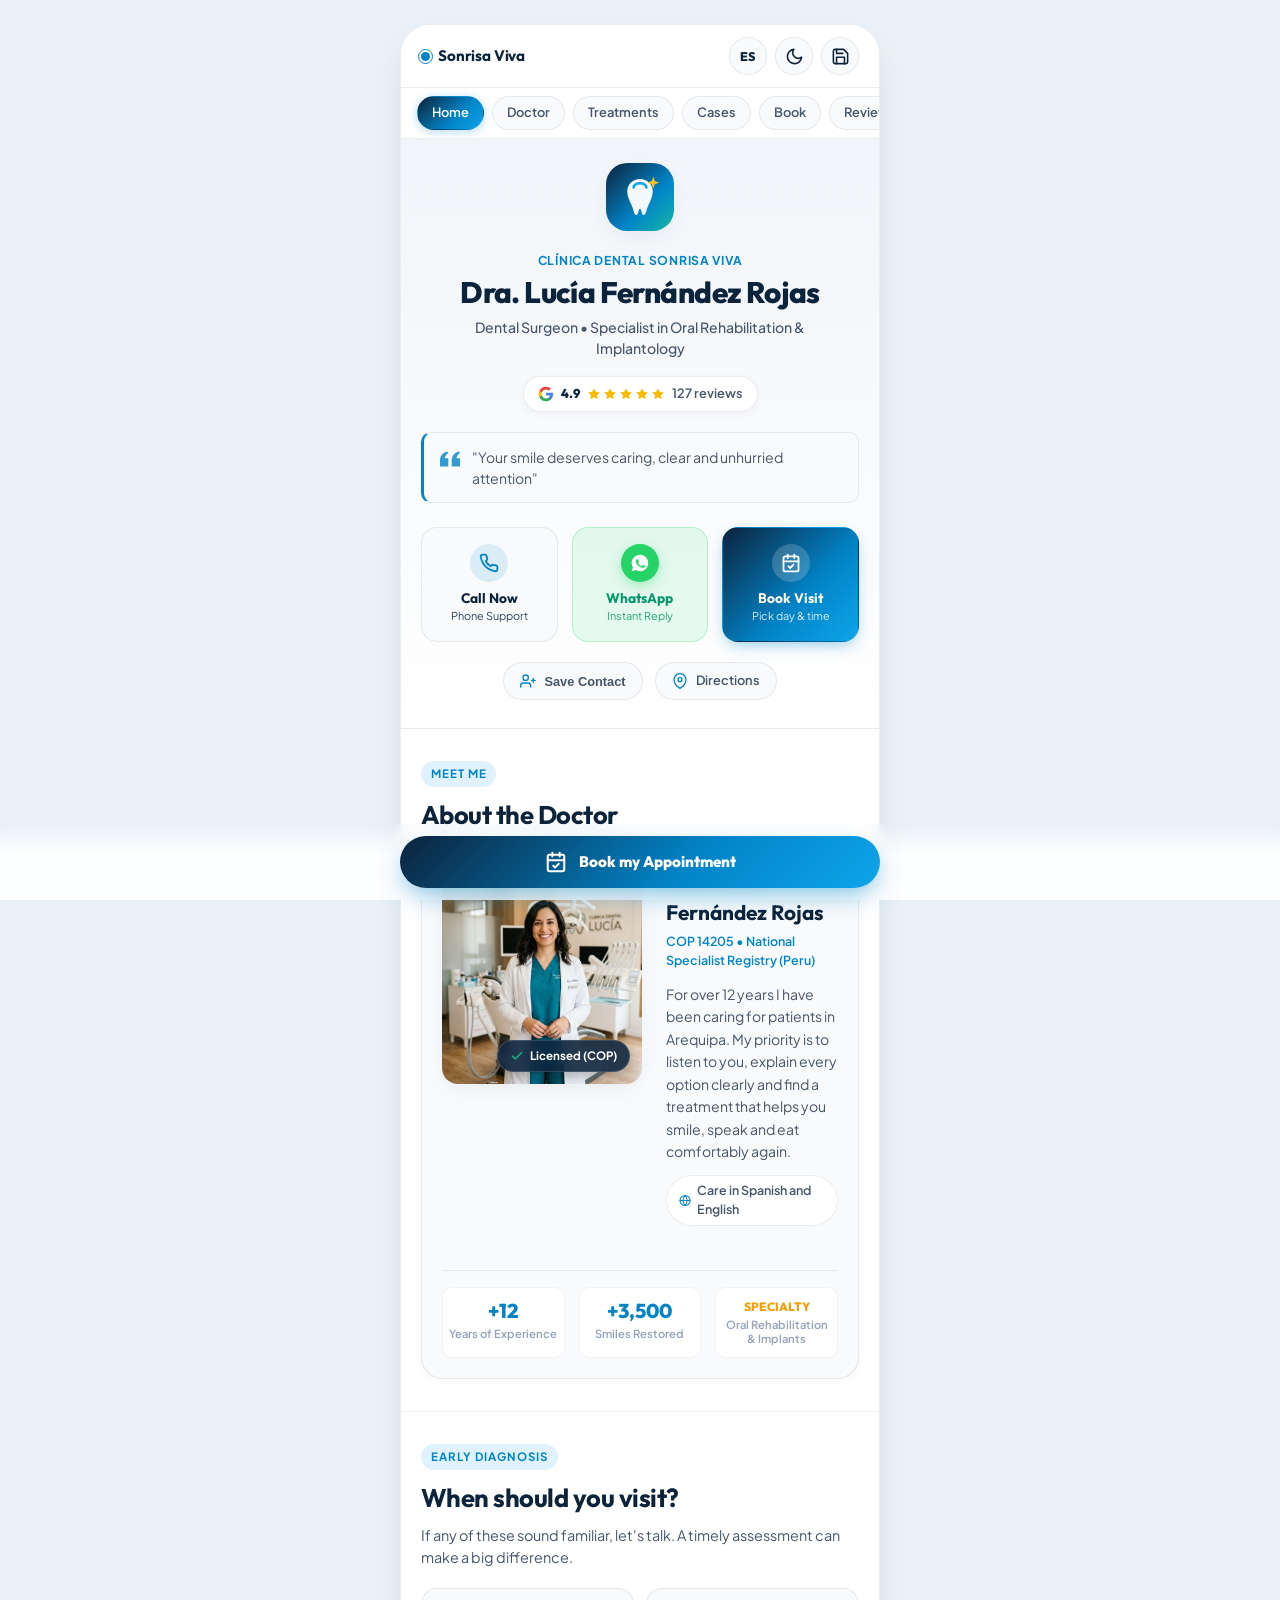
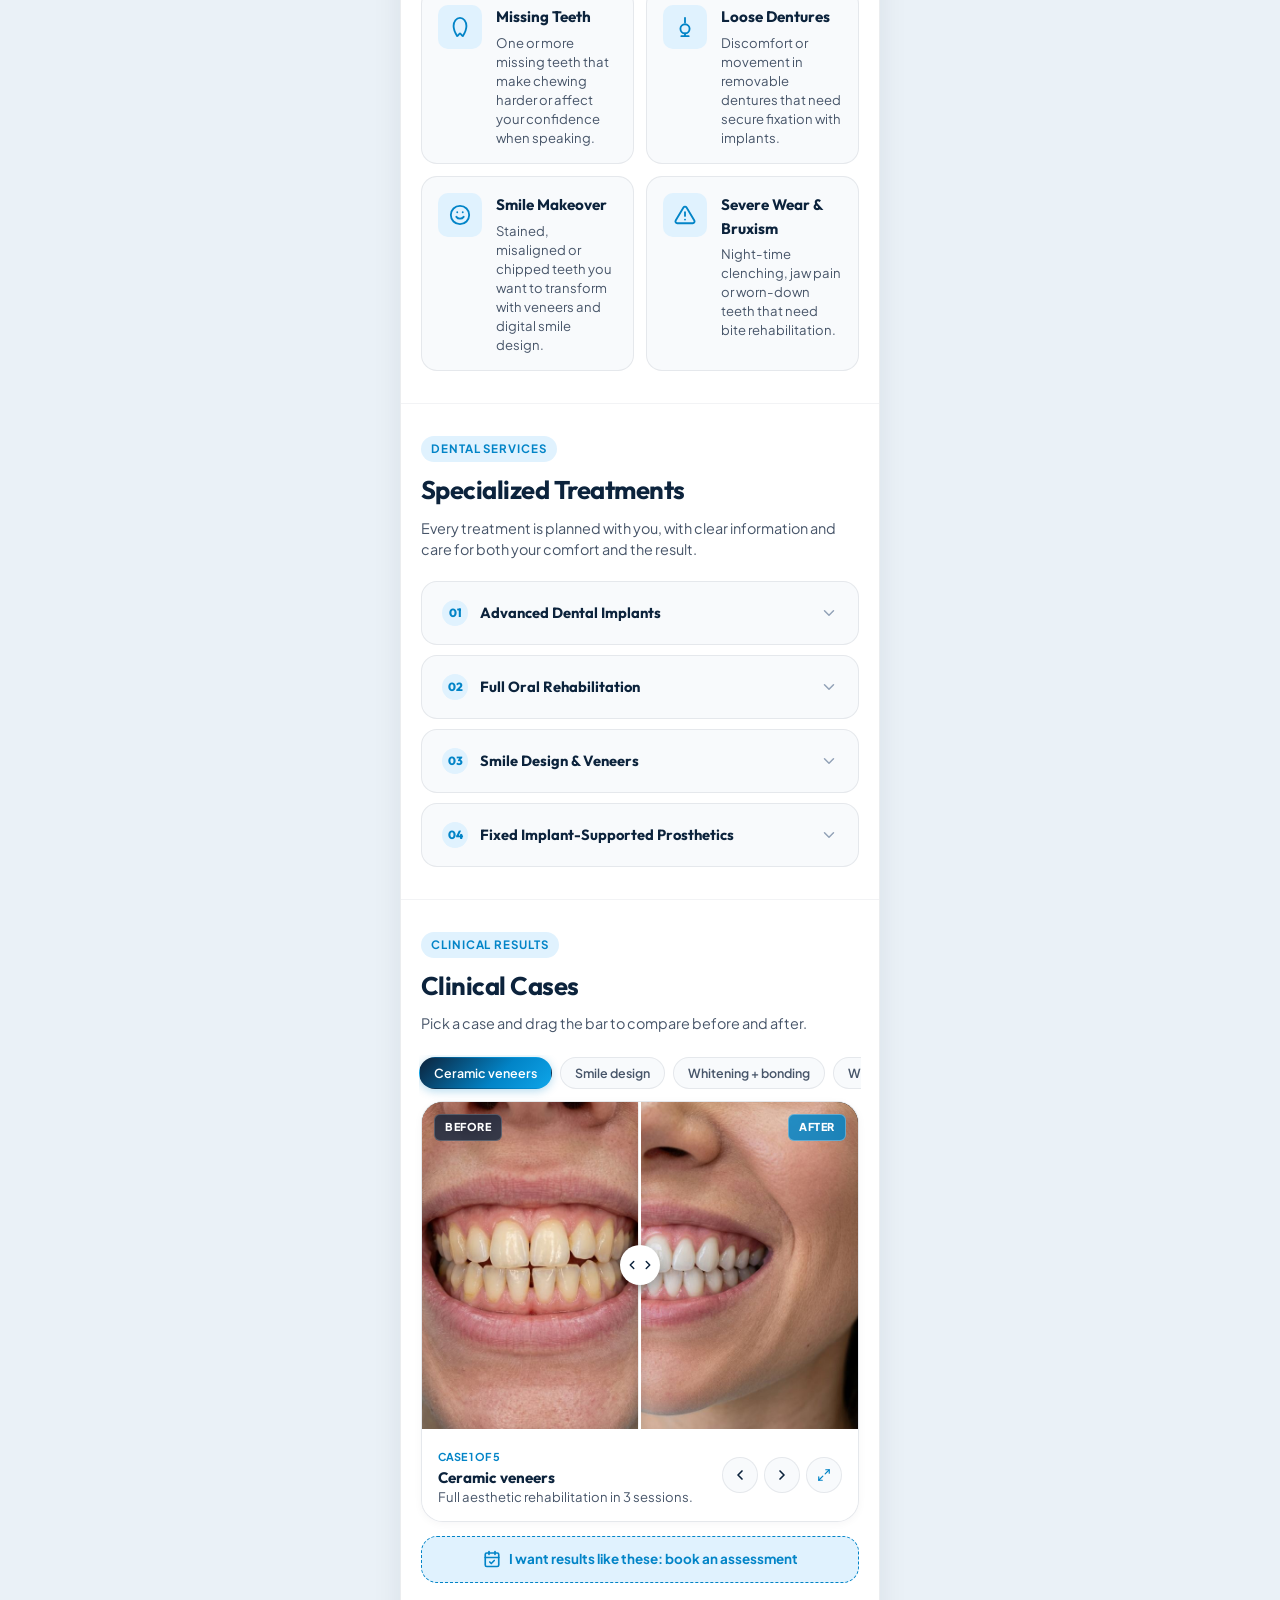
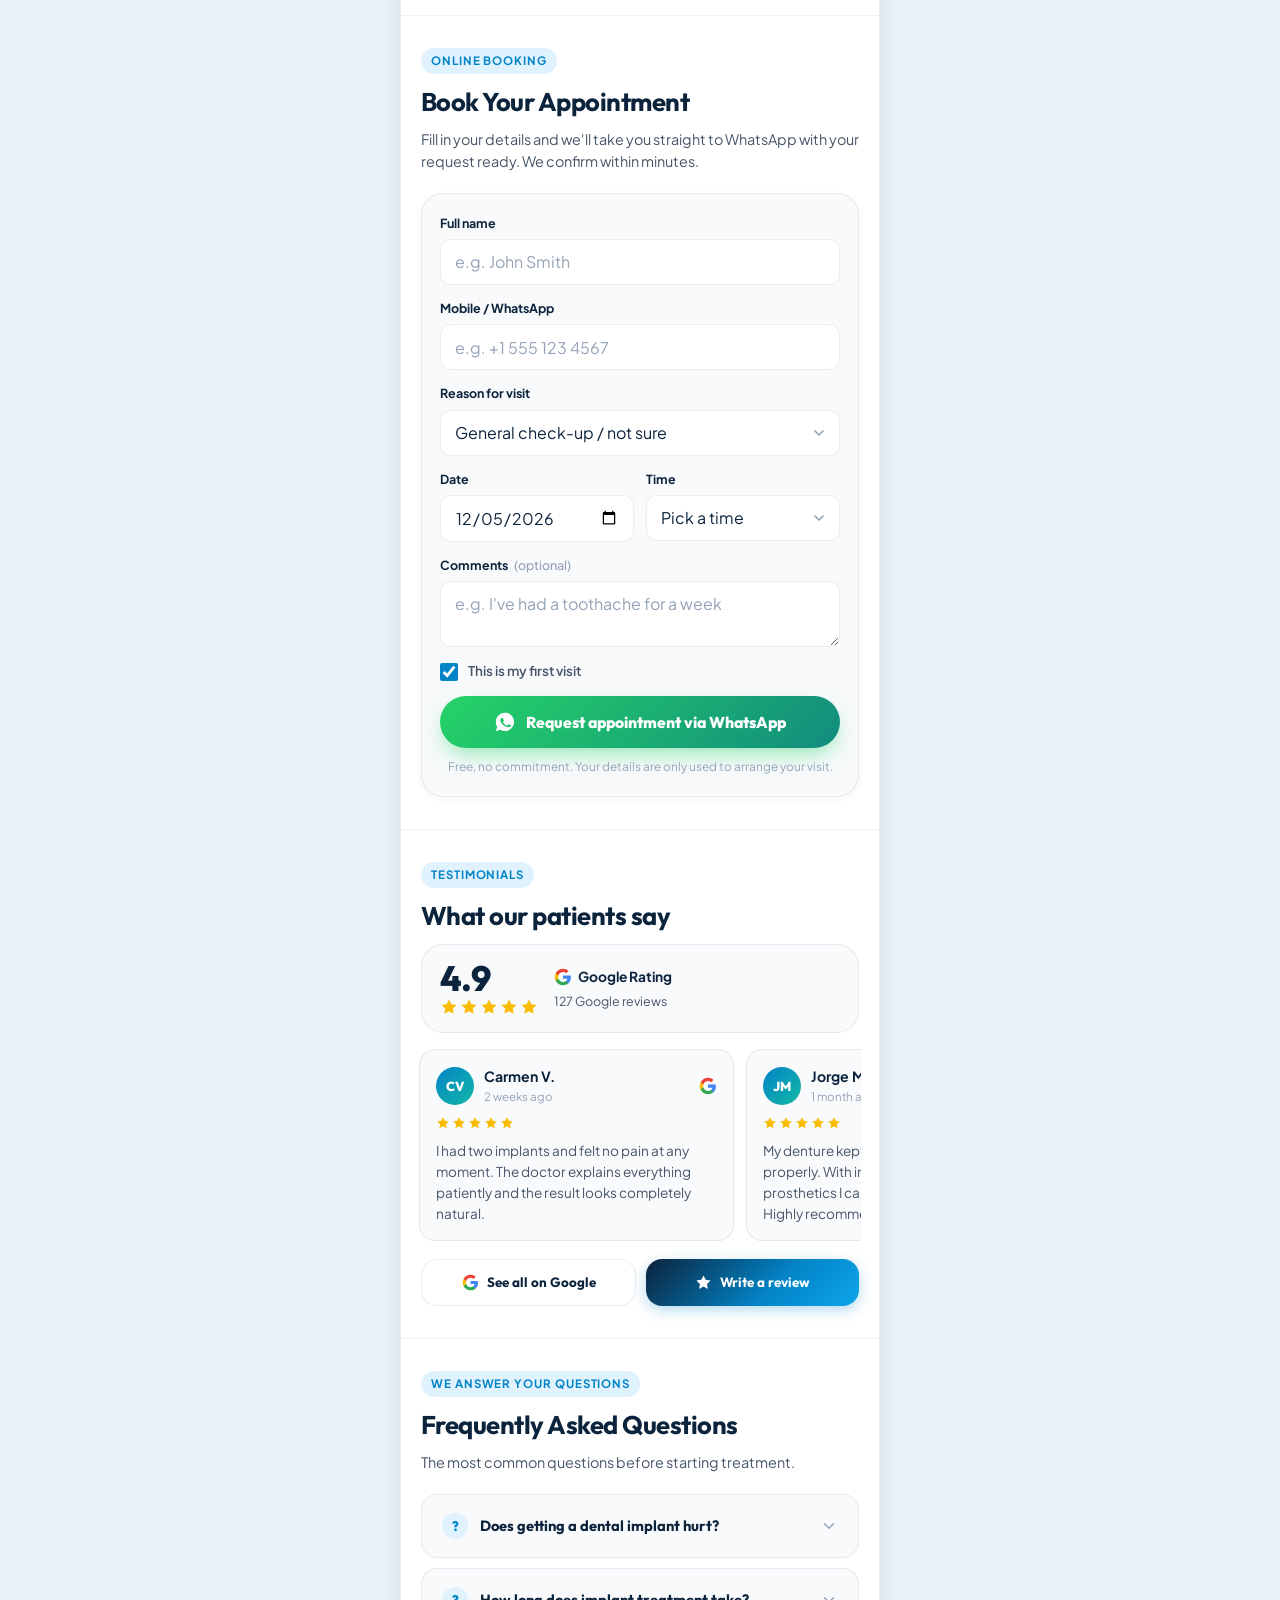
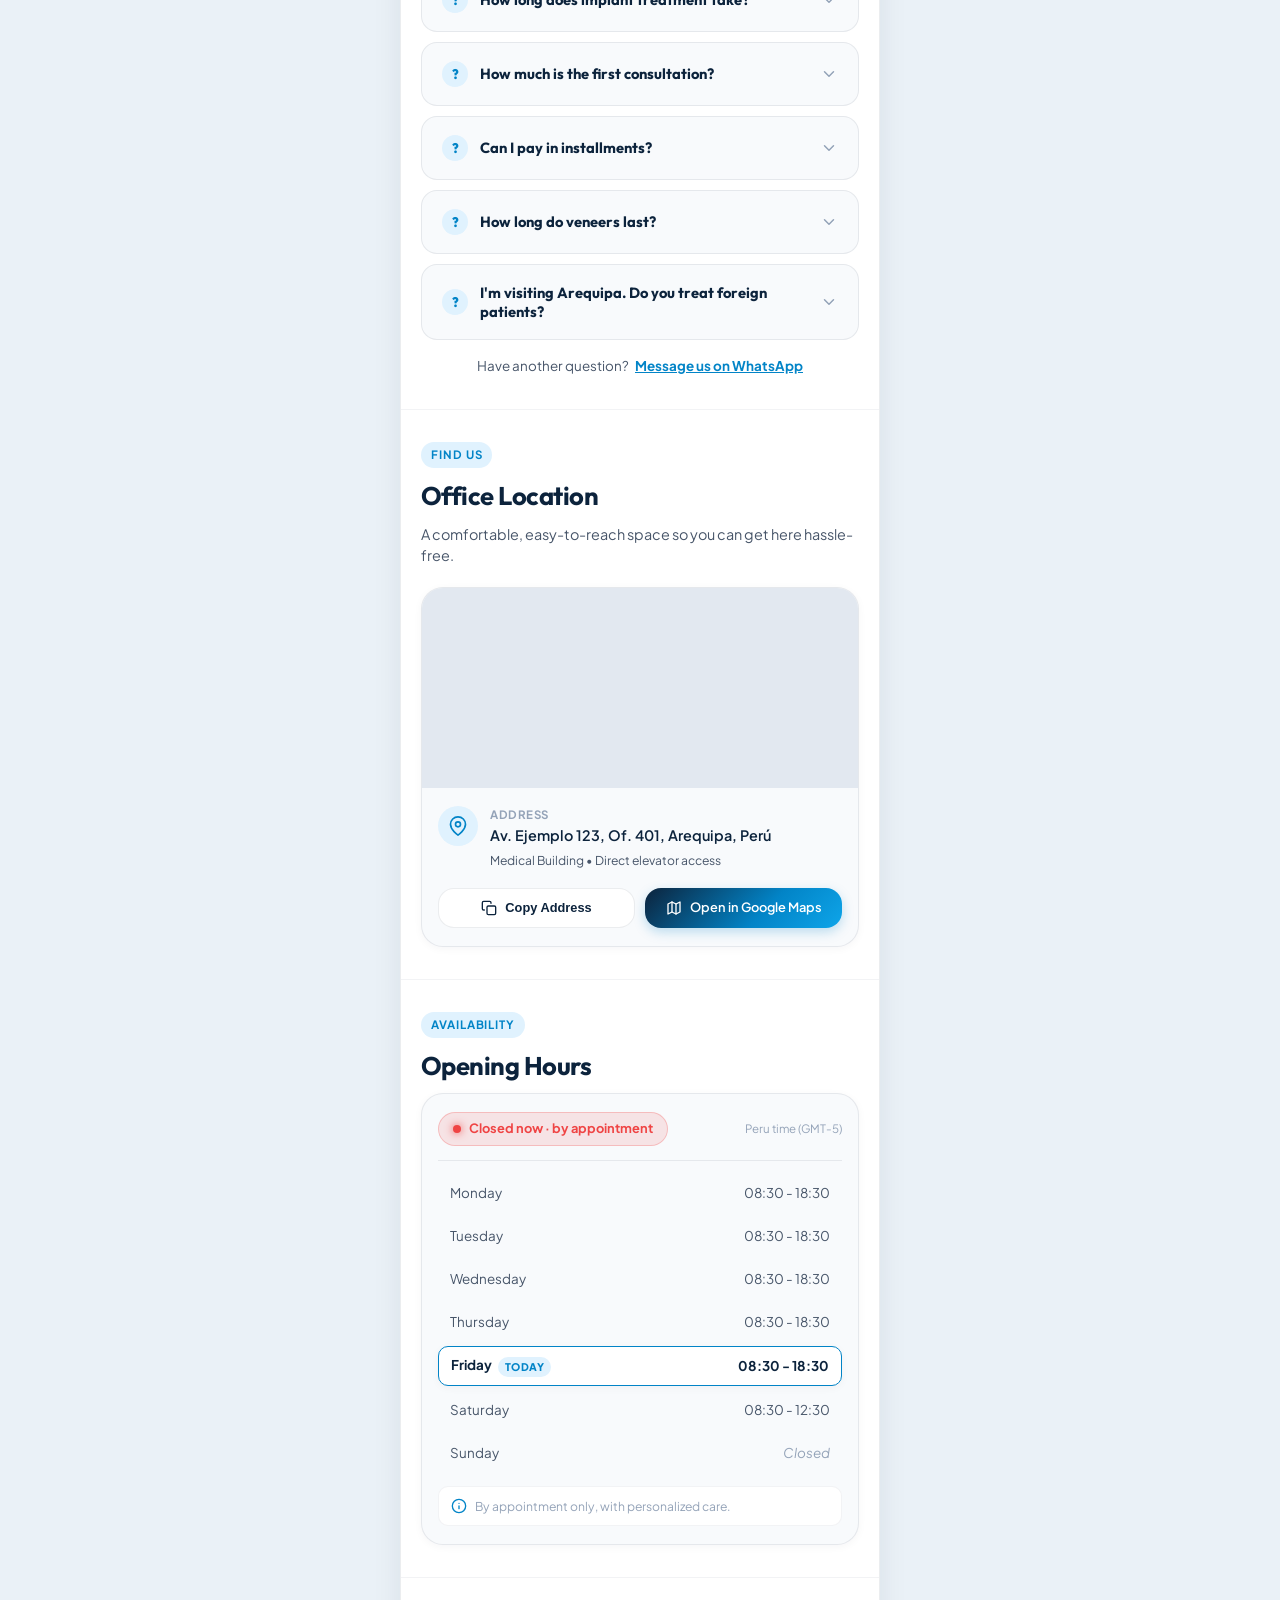
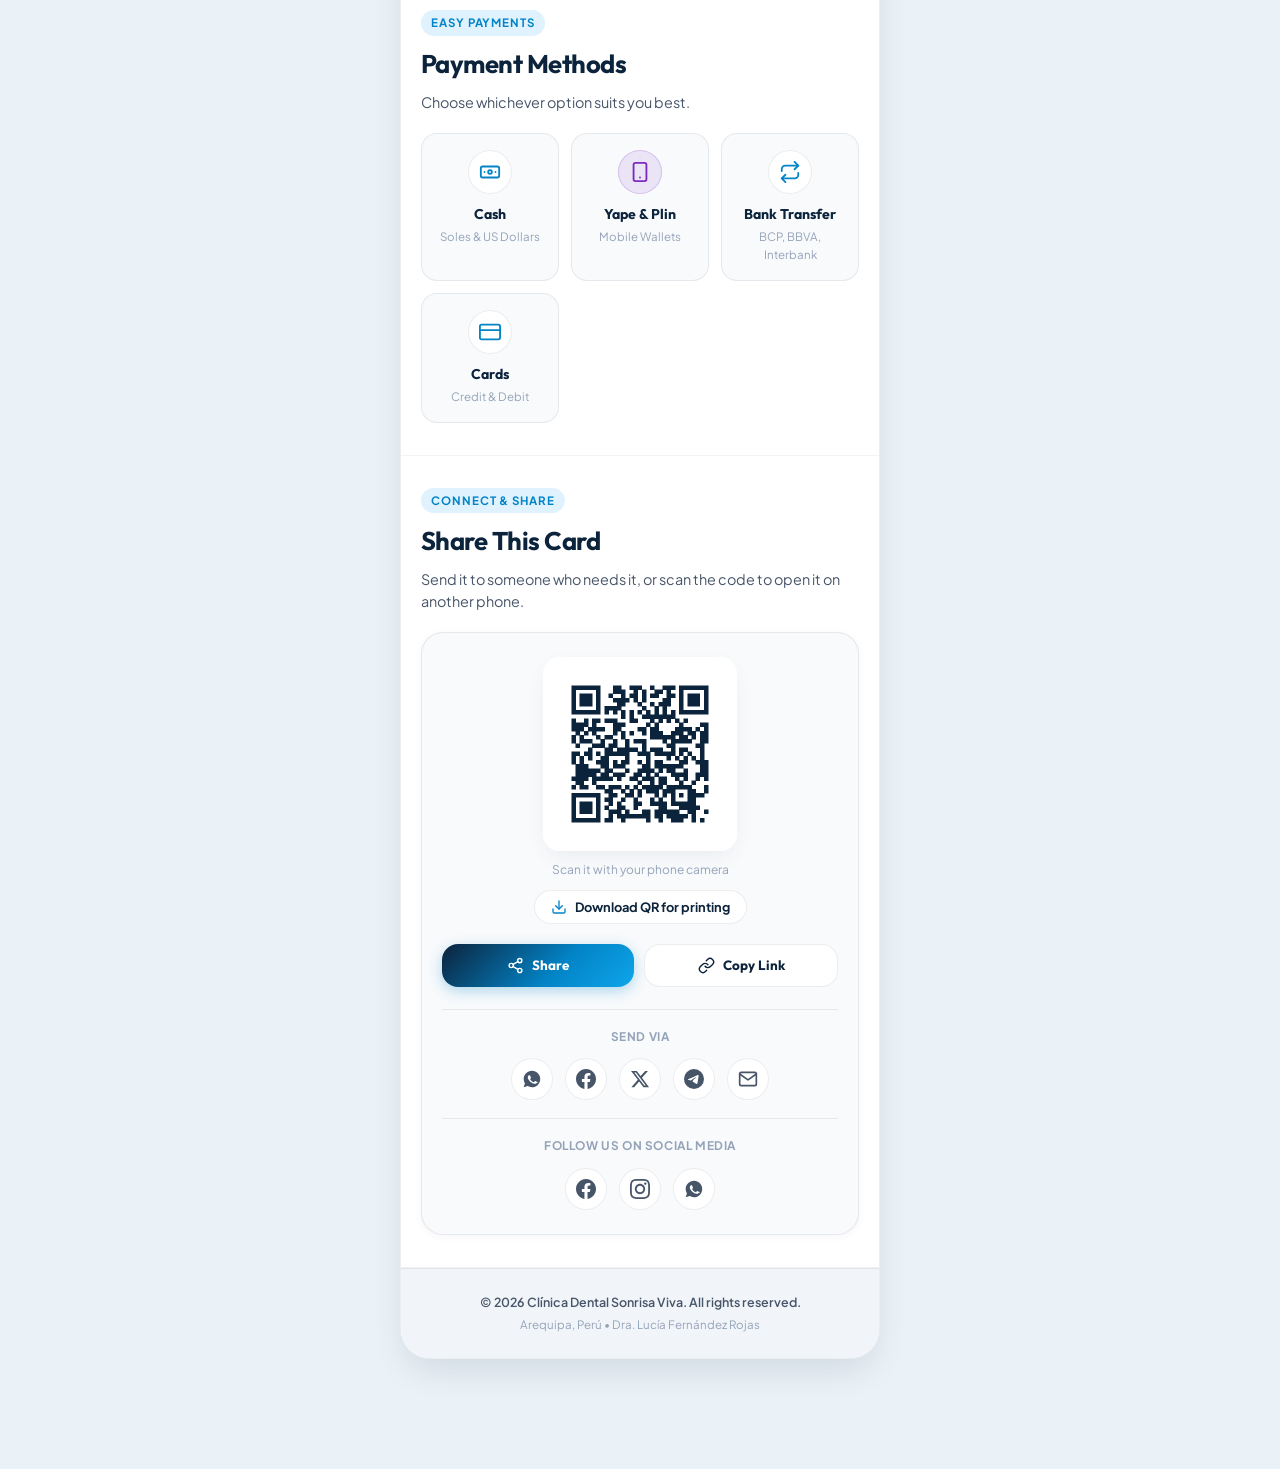
<file: Modelo 3/index.html>
<!DOCTYPE html>
<html lang="es" data-theme="light">
<head>
    <meta charset="UTF-8">
    <meta name="viewport" content="width=device-width, initial-scale=1.0">
    <title>Clínica Dental Sonrisa Viva | Dra. Lucía Fernández Rojas</title>
    <meta name="description" content="Dra. Lucía Fernández Rojas, especialista en Rehabilitación Oral e Implantología en Arequipa. Agenda tu cita en línea, mira casos reales y resuelve tus dudas.">
    <meta name="author" content="Dra. Lucía Fernández Rojas">
    <meta name="theme-color" content="#0c233c">

    <!-- Dominio propio: reemplazar por la URL final (ver README) -->
    <link rel="canonical" href="https://www.sonrisavivadental.com/">
    <link rel="alternate" hreflang="es" href="https://www.sonrisavivadental.com/">
    <link rel="alternate" hreflang="en" href="https://www.sonrisavivadental.com/?lang=en">

    <!-- Open Graph / Redes Sociales (vista previa al compartir por WhatsApp/Facebook) -->
    <meta property="og:type" content="website">
    <meta property="og:url" content="https://www.sonrisavivadental.com/">
    <meta property="og:title" content="Clínica Dental Sonrisa Viva | Dra. Lucía Fernández">
    <meta property="og:description" content="Implantes, rehabilitación oral y diseño de sonrisa en Arequipa. Agenda tu cita en línea.">
    <meta property="og:image" content="https://www.sonrisavivadental.com/assets/og-image.jpg">
    <meta property="og:locale" content="es_PE">
    <meta property="og:locale:alternate" content="en_US">
    <meta name="twitter:card" content="summary_large_image">
    <meta name="twitter:title" content="Dra. Lucía Fernández | Clínica Dental Sonrisa Viva">
    <meta name="twitter:description" content="Implantes, rehabilitación oral y diseño de sonrisa en Arequipa.">
    <meta name="twitter:image" content="https://www.sonrisavivadental.com/assets/og-image.jpg">

    <!-- Google Fonts -->
    <link rel="preconnect" href="https://fonts.googleapis.com">
    <link rel="preconnect" href="https://fonts.gstatic.com" crossorigin>
    <link href="https://fonts.googleapis.com/css2?family=Outfit:wght@400;500;600;700;800&family=Plus+Jakarta+Sans:wght@400;500;600;700&display=swap" rel="stylesheet">

    <link rel="stylesheet" href="styles.css">

    <!-- Schema.org JSON-LD: SEO local + reseñas + preguntas frecuentes -->
    <script type="application/ld+json">
    {
      "@context": "https://schema.org",
      "@type": "Dentist",
      "name": "Clínica Dental Sonrisa Viva",
      "url": "https://www.sonrisavivadental.com/",
      "image": "https://www.sonrisavivadental.com/assets/og-image.jpg",
      "description": "Cirugía Dentista, Rehabilitación Oral e Implantología en Arequipa.",
      "telephone": "+51987654321",
      "priceRange": "$$",
      "address": {
        "@type": "PostalAddress",
        "streetAddress": "Av. Ejemplo 123, Of. 401",
        "addressLocality": "Arequipa",
        "addressRegion": "Arequipa",
        "addressCountry": "PE"
      },
      "geo": { "@type": "GeoCoordinates", "latitude": -16.409047, "longitude": -71.537451 },
      "openingHoursSpecification": [
        { "@type": "OpeningHoursSpecification", "dayOfWeek": ["Monday","Tuesday","Wednesday","Thursday","Friday"], "opens": "08:30", "closes": "18:30" },
        { "@type": "OpeningHoursSpecification", "dayOfWeek": ["Saturday"], "opens": "08:30", "closes": "12:30" }
      ],
      "availableLanguage": ["Spanish", "English"],
      "employee": {
        "@type": "Person",
        "name": "Dra. Lucía Fernández Rojas",
        "jobTitle": "Cirujano Dentista, Especialista en Rehabilitación Oral e Implantología"
      }
    }
    </script>
</head>
<body>

    <!-- Sprite de iconos reutilizables -->
    <svg width="0" height="0" style="position:absolute" aria-hidden="true" focusable="false">
        <symbol id="i-wa" viewBox="0 0 24 24"><path fill="currentColor" d="M12.031 2C6.495 2 2 6.494 2 12.029c0 1.93.548 3.738 1.498 5.279L2 22l4.838-1.464c1.472.848 3.18 1.343 4.993 1.343 5.535 0 10.029-4.494 10.029-10.029C21.86 6.494 17.566 2 12.031 2zm5.748 14.363c-.244.686-1.419 1.319-1.956 1.385-.494.06-1.127.094-3.238-.778-2.695-1.114-4.417-3.864-4.551-4.043-.134-.179-1.092-1.455-1.092-2.776 0-1.321.688-1.97 1.015-2.298.244-.244.537-.306.717-.306.18 0 .36.002.518.01.168.008.393-.064.614.471.244.593.834 2.033.908 2.182.073.15.122.327.024.523-.097.196-.146.319-.292.489-.147.17-.309.38-.44.51-.147.147-.3.308-.13.6.17.292.756 1.249 1.623 2.022 1.115.993 2.054 1.3 2.347 1.447.292.146.463.122.634-.074.17-.196.732-.855.927-1.148.196-.293.39-.244.658-.147.268.098 1.708.806 2.001.953.293.146.488.22.56.342.074.122.074.708-.17 1.394z"/></symbol>
        <symbol id="i-fb" viewBox="0 0 24 24"><path fill="currentColor" d="M24 12.073c0-6.627-5.373-12-12-12s-12 5.373-12 12c0 5.99 4.388 10.954 10.125 11.854v-8.385H7.078v-3.47h3.047V9.43c0-3.007 1.792-4.669 4.533-4.669 1.312 0 2.686.235 2.686.235v2.953H15.83c-1.491 0-1.956.925-1.956 1.874v2.25h3.328l-.532 3.47h-2.796v8.385C19.612 23.027 24 18.062 24 12.073z"/></symbol>
        <symbol id="i-ig" viewBox="0 0 24 24"><path fill="currentColor" d="M12 2.163c3.204 0 3.584.012 4.85.07 3.252.148 4.771 1.691 4.919 4.919.058 1.265.069 1.645.069 4.849 0 3.205-.012 3.584-.069 4.849-.149 3.225-1.664 4.771-4.919 4.919-1.266.058-1.644.07-4.85.07-3.204 0-3.584-.012-4.849-.07-3.26-.149-4.771-1.699-4.919-4.92-.058-1.265-.07-1.644-.07-4.849 0-3.204.013-3.583.07-4.849.149-3.227 1.664-4.771 4.919-4.919 1.266-.057 1.645-.069 4.849-.069zm0-2.163c-3.259 0-3.667.014-4.947.072-4.358.2-6.78 2.618-6.98 6.98-.059 1.281-.073 1.689-.073 4.948 0 3.259.014 3.668.072 4.948.2 4.358 2.618 6.78 6.98 6.98 1.281.058 1.689.072 4.948.072 3.259 0 3.668-.014 4.948-.072 4.354-.2 6.782-2.618 6.979-6.98.059-1.28.073-1.689.073-4.948 0-3.259-.014-3.667-.072-4.947-.196-4.354-2.617-6.78-6.979-6.98-1.281-.059-1.69-.073-4.949-.073zm0 5.838c-3.403 0-6.162 2.759-6.162 6.162s2.759 6.163 6.162 6.163 6.162-2.759 6.162-6.163c0-3.403-2.759-6.162-6.162-6.162zm0 10.162c-2.209 0-4-1.79-4-4 0-2.209 1.791-4 4-4s4 1.791 4 4c0 2.21-1.791 4-4 4zm6.406-11.845c-.796 0-1.441.645-1.441 1.44s.645 1.44 1.441 1.44c.795 0 1.439-.645 1.439-1.44s-.644-1.44-1.439-1.44z"/></symbol>
        <symbol id="i-x" viewBox="0 0 24 24"><path fill="currentColor" d="M18.244 2.25h3.308l-7.227 8.26 8.502 11.24H16.17l-5.214-6.817L4.99 21.75H1.68l7.73-8.835L1.254 2.25H8.08l4.713 6.231zm-1.161 17.52h1.833L7.084 4.126H5.117z"/></symbol>
        <symbol id="i-tg" viewBox="0 0 24 24"><path fill="currentColor" d="M11.944 0A12 12 0 0 0 0 12a12 12 0 0 0 12 12 12 12 0 0 0 12-12A12 12 0 0 0 12 0a12 12 0 0 0-.056 0zm4.962 7.224c.1-.002.321.023.465.14a.506.506 0 0 1 .171.325c.016.093.036.306.02.472-.18 1.898-.962 6.502-1.36 8.627-.168.9-.499 1.201-.82 1.23-.696.065-1.225-.46-1.9-.902-1.056-.693-1.653-1.124-2.678-1.8-1.185-.78-.417-1.21.258-1.91.177-.184 3.247-2.977 3.307-3.23.007-.032.014-.15-.056-.212s-.174-.041-.249-.024c-.106.024-1.793 1.14-5.061 3.345-.48.33-.913.49-1.302.48-.428-.008-1.252-.241-1.865-.44-.752-.245-1.349-.374-1.297-.789.027-.216.325-.437.893-.663 3.498-1.524 5.83-2.529 6.998-3.014 3.332-1.386 4.025-1.627 4.476-1.635z"/></symbol>
        <symbol id="i-mail" viewBox="0 0 24 24"><g fill="none" stroke="currentColor" stroke-width="2" stroke-linecap="round" stroke-linejoin="round"><rect x="2" y="4" width="20" height="16" rx="2"/><polyline points="22 6 12 13 2 6"/></g></symbol>
        <symbol id="i-calendar" viewBox="0 0 24 24"><g fill="none" stroke="currentColor" stroke-width="2.2" stroke-linecap="round" stroke-linejoin="round"><rect x="3" y="4" width="18" height="18" rx="2"/><line x1="16" y1="2" x2="16" y2="6"/><line x1="8" y1="2" x2="8" y2="6"/><line x1="3" y1="10" x2="21" y2="10"/><path d="M9 16l2 2 4-4"/></g></symbol>
        <symbol id="i-star" viewBox="0 0 24 24"><path fill="currentColor" d="M12 2l3.09 6.26L22 9.27l-5 4.87 1.18 6.88L12 17.77l-6.18 3.25L7 14.14 2 9.27l6.91-1.01L12 2z"/></symbol>
        <symbol id="i-google" viewBox="0 0 24 24"><path fill="#4285F4" d="M22.56 12.25c0-.78-.07-1.53-.2-2.25H12v4.26h5.92c-.26 1.37-1.04 2.53-2.21 3.31v2.77h3.57c2.08-1.92 3.28-4.74 3.28-8.09z"/><path fill="#34A853" d="M12 23c2.97 0 5.46-.98 7.28-2.66l-3.57-2.77c-.98.66-2.23 1.06-3.71 1.06-2.86 0-5.29-1.93-6.16-4.53H2.18v2.84C3.99 20.53 7.7 23 12 23z"/><path fill="#FBBC05" d="M5.84 14.09c-.22-.66-.35-1.36-.35-2.09s.13-1.43.35-2.09V7.07H2.18C1.43 8.55 1 10.22 1 12s.43 3.45 1.18 4.93l2.85-2.22.81-.62z"/><path fill="#EA4335" d="M12 5.38c1.62 0 3.06.56 4.21 1.64l3.15-3.15C17.45 2.09 14.97 1 12 1 7.7 1 3.99 3.47 2.18 7.07l3.66 2.84c.87-2.6 3.3-4.53 6.16-4.53z"/></symbol>
        <symbol id="i-chevron" viewBox="0 0 24 24"><polyline fill="none" stroke="currentColor" stroke-width="2" stroke-linecap="round" stroke-linejoin="round" points="6 9 12 15 18 9"/></symbol>
        <symbol id="i-download" viewBox="0 0 24 24"><g fill="none" stroke="currentColor" stroke-width="2" stroke-linecap="round" stroke-linejoin="round"><path d="M21 15v4a2 2 0 0 1-2 2H5a2 2 0 0 1-2-2v-4"/><polyline points="7 10 12 15 17 10"/><line x1="12" y1="15" x2="12" y2="3"/></g></symbol>
    </svg>

    <div class="card-wrapper" id="app">

        <!-- Barra superior: idioma, tema y guardar contacto -->
        <header class="top-nav">
            <div class="nav-brand">
                <span class="pulse-indicator" aria-hidden="true"></span>
                <span id="businessShortName" class="brand-text">Sonrisa Viva</span>
            </div>
            <div class="nav-controls">
                <button type="button" class="ctrl-btn lang-btn" id="langToggleBtn" data-i18n-aria="aria.lang" aria-label="Switch to English" title="English / Español">
                    <span id="langToggleLabel">EN</span>
                </button>
                <button type="button" class="ctrl-btn" id="themeToggleBtn" data-i18n-aria="aria.theme" aria-label="Cambiar a modo oscuro o claro">
                    <svg class="theme-icon icon-sun" viewBox="0 0 24 24" fill="none" stroke="currentColor" stroke-width="2" stroke-linecap="round" stroke-linejoin="round" aria-hidden="true">
                        <circle cx="12" cy="12" r="5"></circle>
                        <line x1="12" y1="1" x2="12" y2="3"></line><line x1="12" y1="21" x2="12" y2="23"></line>
                        <line x1="4.22" y1="4.22" x2="5.64" y2="5.64"></line><line x1="18.36" y1="18.36" x2="19.78" y2="19.78"></line>
                        <line x1="1" y1="12" x2="3" y2="12"></line><line x1="21" y1="12" x2="23" y2="12"></line>
                        <line x1="4.22" y1="19.78" x2="5.64" y2="18.36"></line><line x1="18.36" y1="5.64" x2="19.78" y2="4.22"></line>
                    </svg>
                    <svg class="theme-icon icon-moon" viewBox="0 0 24 24" fill="none" stroke="currentColor" stroke-width="2" stroke-linecap="round" stroke-linejoin="round" aria-hidden="true">
                        <path d="M21 12.79A9 9 0 1 1 11.21 3 7 7 0 0 0 21 12.79z"></path>
                    </svg>
                </button>
                <button type="button" class="ctrl-btn" id="vcardDownloadNavBtn" data-i18n-aria="aria.vcard" aria-label="Guardar contacto en la agenda">
                    <svg viewBox="0 0 24 24" fill="none" stroke="currentColor" stroke-width="2" stroke-linecap="round" stroke-linejoin="round" aria-hidden="true">
                        <path d="M19 21H5a2 2 0 0 1-2-2V5a2 2 0 0 1 2-2h11l5 5v11a2 2 0 0 1-2 2z"></path>
                        <polyline points="17 21 17 13 7 13 7 21"></polyline><polyline points="7 3 7 8 15 8"></polyline>
                    </svg>
                </button>
            </div>
        </header>

        <!-- Navegación de secciones -->
        <nav class="sticky-sections-nav" data-i18n-aria="aria.sections" aria-label="Navegación de secciones">
            <ul class="nav-pills">
                <li><a href="#hero" class="nav-pill active" data-section="hero" data-i18n="nav.home">Inicio</a></li>
                <li><a href="#sobre-mi" class="nav-pill" data-section="sobre-mi" data-i18n="nav.doctor">Doctora</a></li>
                <li><a href="#tratamientos" class="nav-pill" data-section="tratamientos" data-i18n="nav.treatments">Tratamientos</a></li>
                <li><a href="#galeria" class="nav-pill" data-section="galeria" data-i18n="nav.cases">Casos</a></li>
                <li><a href="#agendar" class="nav-pill" data-section="agendar" data-i18n="nav.book">Agendar</a></li>
                <li><a href="#resenas" class="nav-pill" data-section="resenas" data-i18n="nav.reviews">Reseñas</a></li>
                <li><a href="#preguntas" class="nav-pill" data-section="preguntas" data-i18n="nav.faq">Preguntas</a></li>
                <li><a href="#ubicacion" class="nav-pill" data-section="ubicacion" data-i18n="nav.location">Ubicación</a></li>
                <li><a href="#horarios" class="nav-pill" data-section="horarios" data-i18n="nav.hours">Horarios</a></li>
                <li><a href="#pagos" class="nav-pill" data-section="pagos" data-i18n="nav.payments">Pagos</a></li>
                <li><a href="#compartir" class="nav-pill" data-section="compartir" data-i18n="nav.share">Compartir</a></li>
            </ul>
        </nav>

        <main id="mainContent">

            <!-- ============ 1. HERO ============ -->
            <section id="hero" class="section hero-section">
                <div class="hero-header">
                    <div class="clinic-logo-wrapper" aria-hidden="true">
                        <svg class="clinic-logo-svg" viewBox="0 0 64 64" fill="none" xmlns="http://www.w3.org/2000/svg">
                            <rect width="64" height="64" rx="20" fill="url(#logoGrad)" />
                            <path d="M32 15C25.5 15 20 20 20 26.5C20 31.5 22 35 24 39.5C26 44 26.5 49 28.5 49C30.5 49 30.5 43 32 43C33.5 43 33.5 49 35.5 49C37.5 49 38 44 40 39.5C42 35 44 31.5 44 26.5C44 20 38.5 15 32 15Z" fill="white" fill-opacity="0.95" />
                            <path d="M26 23C26 21 28.5 19 32 19C35.5 19 38 21 38 23" stroke="#0ea5e9" stroke-width="2.5" stroke-linecap="round" />
                            <path d="M43 17L44.5 13L46 17L50 18.5L46 20L44.5 24L43 20L39 18.5L43 17Z" fill="#fbbf24" />
                            <defs>
                                <linearGradient id="logoGrad" x1="0" y1="0" x2="64" y2="64" gradientUnits="userSpaceOnUse">
                                    <stop stop-color="#0c233c" /><stop offset="0.6" stop-color="#0284c7" /><stop offset="1" stop-color="#14b8a6" />
                                </linearGradient>
                            </defs>
                        </svg>
                    </div>
                    <div class="hero-titles">
                        <span class="clinic-badge" id="heroClinicBadge">Clínica Dental Sonrisa Viva</span>
                        <h1 class="hero-title" id="heroDoctorName">Dra. Lucía Fernández Rojas</h1>
                        <p class="hero-specialty" id="heroDoctorSpecialty">Cirujano Dentista • Especialista en Rehabilitación Oral e Implantología</p>
                    </div>
                    <!-- Valoración de Google (prueba social) -->
                    <a href="#resenas" class="hero-rating" id="heroRating">
                        <svg class="hero-rating-g" aria-hidden="true"><use href="#i-google"/></svg>
                        <span class="hero-rating-score" id="heroRatingScore">4.9</span>
                        <span class="stars" id="heroRatingStars" aria-hidden="true"></span>
                        <span class="hero-rating-count" id="heroRatingCount">127 reseñas</span>
                    </a>
                </div>

                <div class="hero-quote">
                    <svg class="quote-icon" viewBox="0 0 24 24" fill="currentColor" aria-hidden="true">
                        <path d="M14.017 21v-7.391c0-5.704 3.731-9.57 8.983-10.609l.995 2.151c-2.432.917-3.995 3.638-3.995 5.849h4v10h-9.983zm-14.017 0v-7.391c0-5.704 3.748-9.57 9-10.609l.996 2.151c-2.433.917-3.996 3.638-3.996 5.849h3.983v10h-9.983z"/>
                    </svg>
                    <p class="hero-slogan" id="heroSlogan"></p>
                </div>

                <div class="hero-cta-grid">
                    <a href="tel:+51987654321" class="hero-btn btn-call" id="heroBtnCall" data-track="click_call">
                        <span class="btn-icon">
                            <svg viewBox="0 0 24 24" fill="none" stroke="currentColor" stroke-width="2.2" stroke-linecap="round" stroke-linejoin="round" aria-hidden="true">
                                <path d="M22 16.92v3a2 2 0 0 1-2.18 2 19.79 19.79 0 0 1-8.63-3.07 19.5 19.5 0 0 1-6-6 19.79 19.79 0 0 1-3.07-8.67A2 2 0 0 1 4.11 2h3a2 2 0 0 1 2 1.72 12.84 12.84 0 0 0 .7 2.81 2 2 0 0 1-.45 2.11L8.09 9.91a16 16 0 0 0 6 6l1.27-1.27a2 2 0 0 1 2.11-.45 12.84 12.84 0 0 0 2.81.7A2 2 0 0 1 22 16.92z"></path>
                            </svg>
                        </span>
                        <div class="btn-text">
                            <span class="btn-label" data-i18n="hero.call">Llamar Ahora</span>
                            <span class="btn-sub" data-i18n="hero.callSub">Atención Telefónica</span>
                        </div>
                    </a>
                    <a href="https://wa.me/51987654321" target="_blank" rel="noopener noreferrer" class="hero-btn btn-whatsapp" id="heroBtnWhatsapp" data-track="click_whatsapp">
                        <span class="btn-icon"><svg aria-hidden="true"><use href="#i-wa"/></svg></span>
                        <div class="btn-text">
                            <span class="btn-label">WhatsApp</span>
                            <span class="btn-sub" data-i18n="hero.waSub">Consulta Inmediata</span>
                        </div>
                    </a>
                    <a href="#agendar" class="hero-btn btn-book" id="heroBtnBook" data-track="click_book_hero">
                        <span class="btn-icon"><svg aria-hidden="true"><use href="#i-calendar"/></svg></span>
                        <div class="btn-text">
                            <span class="btn-label" data-i18n="hero.book">Agendar Cita</span>
                            <span class="btn-sub" data-i18n="hero.bookSub">Elige día y hora</span>
                        </div>
                    </a>
                </div>

                <div class="hero-utility-row">
                    <button type="button" class="utility-pill" id="heroSaveVCardBtn">
                        <svg viewBox="0 0 24 24" fill="none" stroke="currentColor" stroke-width="2" stroke-linecap="round" stroke-linejoin="round" aria-hidden="true">
                            <path d="M16 21v-2a4 4 0 0 0-4-4H5a4 4 0 0 0-4 4v2"></path><circle cx="8.5" cy="7" r="4"></circle>
                            <line x1="20" y1="8" x2="20" y2="14"></line><line x1="23" y1="11" x2="17" y2="11"></line>
                        </svg>
                        <span data-i18n="hero.save">Guardar en Contactos</span>
                    </button>
                    <a href="#ubicacion" class="utility-pill" id="heroMapsPill" data-track="click_maps_hero">
                        <svg viewBox="0 0 24 24" fill="none" stroke="currentColor" stroke-width="2" stroke-linecap="round" stroke-linejoin="round" aria-hidden="true">
                            <path d="M21 10c0 7-9 13-9 13s-9-6-9-13a9 9 0 0 1 18 0z"></path><circle cx="12" cy="10" r="3"></circle>
                        </svg>
                        <span data-i18n="hero.maps">Cómo Llegar</span>
                    </a>
                </div>
            </section>

            <!-- ============ 2. SOBRE LA DOCTORA ============ -->
            <section id="sobre-mi" class="section about-section">
                <div class="section-tag-wrapper"><span class="section-tag" data-i18n="about.tag">Conóceme</span></div>
                <h2 class="section-title" data-i18n="about.title">Sobre la Doctora</h2>

                <div class="doctor-profile-card">
                    <div class="doctor-image-container">
                        <img src="assets/doctora.jpg" alt="Dra. Lucía Fernández Rojas" class="doctor-photo" loading="lazy" width="640" height="640">
                        <div class="doctor-verified-badge">
                            <svg viewBox="0 0 24 24" fill="none" stroke="currentColor" stroke-width="2.5" stroke-linecap="round" stroke-linejoin="round" aria-hidden="true"><polyline points="20 6 9 17 4 12"></polyline></svg>
                            <span data-i18n="about.verified">COP Habilitado</span>
                        </div>
                    </div>
                    <div class="doctor-bio-body">
                        <h3 class="doctor-full-name" id="aboutDoctorName">Dra. Lucía Fernández Rojas</h3>
                        <p class="doctor-reg" id="aboutDoctorReg"></p>
                        <p class="doctor-description" id="aboutDoctorBio"></p>
                        <p class="doctor-langs">
                            <svg viewBox="0 0 24 24" fill="none" stroke="currentColor" stroke-width="2" stroke-linecap="round" stroke-linejoin="round" aria-hidden="true"><circle cx="12" cy="12" r="10"/><line x1="2" y1="12" x2="22" y2="12"/><path d="M12 2a15.3 15.3 0 0 1 4 10 15.3 15.3 0 0 1-4 10 15.3 15.3 0 0 1-4-10 15.3 15.3 0 0 1 4-10z"/></svg>
                            <span data-i18n="about.langs">Atención en español e inglés</span>
                        </p>
                    </div>
                    <div class="credibility-grid">
                        <div class="credibility-card">
                            <span class="cred-number" id="credExp">+12</span>
                            <span class="cred-label" data-i18n="about.years">Años de Experiencia</span>
                        </div>
                        <div class="credibility-card">
                            <span class="cred-number" id="credPatients">+3,500</span>
                            <span class="cred-label" data-i18n="about.patients">Sonrisas Renovadas</span>
                        </div>
                        <div class="credibility-card">
                            <span class="cred-badge" data-i18n="about.specialty">Especialidad</span>
                            <span class="cred-label" id="credStudies"></span>
                        </div>
                    </div>
                </div>
            </section>

            <!-- ============ 3. ¿CUÁNDO ACUDIR? ============ -->
            <section id="cuando-acudir" class="section symptoms-section">
                <div class="section-tag-wrapper"><span class="section-tag" data-i18n="when.tag">Diagnóstico Oportuno</span></div>
                <h2 class="section-title" data-i18n="when.title">¿Cuándo acudir a consulta?</h2>
                <p class="section-subtitle" data-i18n="when.sub">Si te reconoces en alguna de estas situaciones, conversemos. Una evaluación a tiempo puede hacer una gran diferencia.</p>

                <div class="symptoms-grid">
                    <article class="symptom-card">
                        <div class="symptom-icon-box">
                            <svg viewBox="0 0 24 24" fill="none" stroke="currentColor" stroke-width="2" stroke-linecap="round" stroke-linejoin="round" aria-hidden="true"><path d="M12 2C8 2 5 6 5 11c0 4 2 8 4 11 1 0 2-3 3-3s2 3 3 3c2-3 4-7 4-11 0-5-3-9-7-9z"></path></svg>
                        </div>
                        <div class="symptom-content">
                            <h3 class="symptom-title" data-i18n="when.s1t">Pérdida de Dientes</h3>
                            <p class="symptom-desc" data-i18n="when.s1d">Ausencia de una o varias piezas dentales que dificulta la masticación o afecta tu confianza al hablar.</p>
                        </div>
                    </article>
                    <article class="symptom-card">
                        <div class="symptom-icon-box">
                            <svg viewBox="0 0 24 24" fill="none" stroke="currentColor" stroke-width="2" stroke-linecap="round" stroke-linejoin="round" aria-hidden="true"><line x1="12" y1="2" x2="12" y2="7"></line><circle cx="12" cy="14" r="5"></circle><path d="M12 19v3"></path><line x1="8" y1="22" x2="16" y2="22"></line></svg>
                        </div>
                        <div class="symptom-content">
                            <h3 class="symptom-title" data-i18n="when.s2t">Prótesis Inestables</h3>
                            <p class="symptom-desc" data-i18n="when.s2d">Molestia o movimiento en dentaduras removibles que requieren fijación segura mediante implantes.</p>
                        </div>
                    </article>
                    <article class="symptom-card">
                        <div class="symptom-icon-box">
                            <svg viewBox="0 0 24 24" fill="none" stroke="currentColor" stroke-width="2" stroke-linecap="round" stroke-linejoin="round" aria-hidden="true"><circle cx="12" cy="12" r="10"></circle><path d="M8 14s1.5 2 4 2 4-2 4-2"></path><line x1="9" y1="9" x2="9.01" y2="9"></line><line x1="15" y1="9" x2="15.01" y2="9"></line></svg>
                        </div>
                        <div class="symptom-content">
                            <h3 class="symptom-title" data-i18n="when.s3t">Reconstrucción de Sonrisa</h3>
                            <p class="symptom-desc" data-i18n="when.s3d">Dientes pigmentados, desalineados o fracturados que buscas transformar con carillas y diseño estético digital.</p>
                        </div>
                    </article>
                    <article class="symptom-card">
                        <div class="symptom-icon-box">
                            <svg viewBox="0 0 24 24" fill="none" stroke="currentColor" stroke-width="2" stroke-linecap="round" stroke-linejoin="round" aria-hidden="true"><path d="M10.29 3.86L1.82 18a2 2 0 0 0 1.71 3h16.94a2 2 0 0 0 1.71-3L13.71 3.86a2 2 0 0 0-3.42 0z"></path><line x1="12" y1="9" x2="12" y2="13"></line><line x1="12" y1="17" x2="12.01" y2="17"></line></svg>
                        </div>
                        <div class="symptom-content">
                            <h3 class="symptom-title" data-i18n="when.s4t">Desgaste Severo & Bruxismo</h3>
                            <p class="symptom-desc" data-i18n="when.s4d">Apretamiento dental nocturno, dolor en la mandíbula o dientes reducidos en tamaño que requieren rehabilitación oclusal.</p>
                        </div>
                    </article>
                </div>
            </section>

            <!-- ============ 4. TRATAMIENTOS (generado desde CONFIG) ============ -->
            <section id="tratamientos" class="section treatments-section">
                <div class="section-tag-wrapper"><span class="section-tag" data-i18n="treat.tag">Servicios Dentales</span></div>
                <h2 class="section-title" data-i18n="treat.title">Tratamientos Especializados</h2>
                <p class="section-subtitle" data-i18n="treat.sub">Cada tratamiento se planifica contigo, con información clara y cuidando tanto tu comodidad como el resultado.</p>
                <div class="accordion-container" id="treatmentsAccordion"></div>
            </section>

            <!-- ============ 5. GALERÍA: 5 CASOS ANTES / DESPUÉS ============ -->
            <section id="galeria" class="section gallery-section">
                <div class="section-tag-wrapper"><span class="section-tag" data-i18n="gallery.tag">Resultados Clínicos</span></div>
                <h2 class="section-title" data-i18n="gallery.title">Casos Clínicos</h2>
                <p class="section-subtitle" data-i18n="gallery.sub">Elige un caso y mueve la barra para comparar el antes y el después.</p>

                <div class="case-tabs" id="caseTabs" role="tablist"></div>

                <div class="comparison-card">
                    <div class="comparison-container" id="comparisonSliderContainer">
                        <img src="assets/casos/caso-1-despues.jpg" alt="" id="afterImg" class="comparison-img after-image" width="960" height="720">
                        <span class="slider-badge badge-after" data-i18n="gallery.after">DESPUÉS</span>
                        <div class="before-image-wrapper" id="beforeImageWrapper">
                            <img src="assets/casos/caso-1-antes.jpg" alt="" id="beforeImg" class="comparison-img before-image" width="960" height="720">
                            <span class="slider-badge badge-before" data-i18n="gallery.before">ANTES</span>
                        </div>
                        <div class="slider-divider" id="sliderDivider">
                            <div class="slider-handle">
                                <svg viewBox="0 0 24 24" fill="none" stroke="currentColor" stroke-width="2.5" stroke-linecap="round" stroke-linejoin="round" aria-hidden="true"><polyline points="15 18 9 12 15 6"></polyline></svg>
                                <svg viewBox="0 0 24 24" fill="none" stroke="currentColor" stroke-width="2.5" stroke-linecap="round" stroke-linejoin="round" aria-hidden="true"><polyline points="9 18 15 12 9 6"></polyline></svg>
                            </div>
                        </div>
                        <input type="range" min="0" max="100" value="50" class="comparison-range" id="comparisonRange" data-i18n-aria="aria.slider" aria-label="Comparar antes y después">
                    </div>

                    <div class="comparison-footer">
                        <div class="comparison-info">
                            <span class="case-tag" id="caseCounter">Caso 1 de 5</span>
                            <span class="case-title" id="caseTitle"></span>
                            <span class="case-desc" id="caseDesc"></span>
                        </div>
                        <div class="case-nav">
                            <button type="button" class="case-nav-btn" id="casePrevBtn" data-i18n-aria="aria.prevCase" aria-label="Caso anterior">
                                <svg viewBox="0 0 24 24" fill="none" stroke="currentColor" stroke-width="2.5" stroke-linecap="round" stroke-linejoin="round" aria-hidden="true"><polyline points="15 18 9 12 15 6"></polyline></svg>
                            </button>
                            <button type="button" class="case-nav-btn" id="caseNextBtn" data-i18n-aria="aria.nextCase" aria-label="Caso siguiente">
                                <svg viewBox="0 0 24 24" fill="none" stroke="currentColor" stroke-width="2.5" stroke-linecap="round" stroke-linejoin="round" aria-hidden="true"><polyline points="9 18 15 12 9 6"></polyline></svg>
                            </button>
                            <button type="button" class="lightbox-open-btn" id="openLightboxBtn" data-i18n-aria="aria.zoom" aria-label="Ampliar imagen">
                                <svg viewBox="0 0 24 24" fill="none" stroke="currentColor" stroke-width="2" stroke-linecap="round" stroke-linejoin="round" aria-hidden="true">
                                    <polyline points="15 3 21 3 21 9"></polyline><polyline points="9 21 3 21 3 15"></polyline>
                                    <line x1="21" y1="3" x2="14" y2="10"></line><line x1="3" y1="21" x2="10" y2="14"></line>
                                </svg>
                            </button>
                        </div>
                    </div>
                </div>
                <a href="#agendar" class="gallery-cta" data-track="click_book_gallery">
                    <svg aria-hidden="true"><use href="#i-calendar"/></svg>
                    <span data-i18n="gallery.cta">Quiero un resultado así: agendar evaluación</span>
                </a>
            </section>

            <!-- ============ 6. AGENDAR CITA (FORMULARIO → WHATSAPP) ============ -->
            <section id="agendar" class="section booking-section">
                <div class="section-tag-wrapper"><span class="section-tag" data-i18n="book.tag">Cita en Línea</span></div>
                <h2 class="section-title" data-i18n="book.title">Agenda tu Cita</h2>
                <p class="section-subtitle" data-i18n="book.sub">Completa tus datos y te enviamos directo a WhatsApp con tu solicitud lista. Te confirmamos la cita en minutos.</p>

                <form class="booking-card" id="bookingForm" novalidate>
                    <div class="form-field">
                        <label for="bkName" class="form-label" data-i18n="book.name">Nombre completo</label>
                        <input type="text" id="bkName" name="name" class="form-input" autocomplete="name" required maxlength="80" data-i18n-ph="book.namePh" placeholder="Ej. María Quispe">
                        <span class="form-error" data-error-for="bkName"></span>
                    </div>

                    <div class="form-field">
                        <label for="bkPhone" class="form-label" data-i18n="book.phone">Celular / WhatsApp</label>
                        <input type="tel" id="bkPhone" name="phone" class="form-input" autocomplete="tel" inputmode="tel" required maxlength="20" data-i18n-ph="book.phonePh" placeholder="Ej. 987 654 321">
                        <span class="form-error" data-error-for="bkPhone"></span>
                    </div>

                    <!-- Campo trampa: las personas no lo ven; si un bot lo llena, el sistema rechaza la cita -->
                    <div class="form-hp" aria-hidden="true">
                        <label for="bkWebsite">Sitio web</label>
                        <input type="text" id="bkWebsite" name="website" tabindex="-1" autocomplete="off">
                    </div>

                    <div class="form-field">
                        <label for="bkTreatment" class="form-label" data-i18n="book.treatment">Motivo de la consulta</label>
                        <select id="bkTreatment" name="treatment" class="form-input" required></select>
                    </div>

                    <div class="form-row">
                        <div class="form-field">
                            <label for="bkDate" class="form-label" data-i18n="book.date">Fecha</label>
                            <input type="date" id="bkDate" name="date" class="form-input" required>
                            <span class="form-error" data-error-for="bkDate"></span>
                        </div>
                        <div class="form-field">
                            <label for="bkTime" class="form-label" data-i18n="book.time">Hora</label>
                            <select id="bkTime" name="time" class="form-input" required disabled></select>
                            <span class="form-error" data-error-for="bkTime"></span>
                        </div>
                    </div>

                    <div class="form-field">
                        <label for="bkNotes" class="form-label">
                            <span data-i18n="book.notes">Comentario</span>
                            <span class="form-optional" data-i18n="book.optional">(opcional)</span>
                        </label>
                        <textarea id="bkNotes" name="notes" class="form-input" rows="2" maxlength="300" data-i18n-ph="book.notesPh" placeholder="Ej. Tengo dolor en una muela desde hace una semana"></textarea>
                    </div>

                    <label class="form-check">
                        <input type="checkbox" id="bkFirstVisit" name="firstVisit" checked>
                        <span data-i18n="book.first">Es mi primera visita</span>
                    </label>

                    <button type="submit" class="booking-submit" data-track="booking_submit">
                        <svg aria-hidden="true"><use href="#i-wa"/></svg>
                        <span data-i18n="book.submit">Solicitar cita por WhatsApp</span>
                    </button>
                    <p class="booking-note" data-i18n="book.note">Sin costo ni compromiso. Tus datos solo se usan para coordinar tu cita.</p>

                    <!-- Resultado de la reserva (solo con el sistema del consultorio conectado) -->
                    <div class="booking-result" id="bookingResult" role="status" aria-live="polite" hidden>
                        <p class="booking-result-title" id="bookingResultTitle"></p>
                        <p class="booking-result-text" id="bookingResultText"></p>
                        <p class="booking-result-code" id="bookingResultCode" hidden></p>
                        <a href="#" class="booking-result-wa" id="bookingResultWa" target="_blank" rel="noopener" data-track="booking_whatsapp_confirm">
                            <svg aria-hidden="true"><use href="#i-wa"/></svg>
                            <span id="bookingResultWaLabel">Enviar por WhatsApp</span>
                        </a>
                    </div>
                </form>
            </section>

            <!-- ============ 7. RESEÑAS DE PACIENTES ============ -->
            <section id="resenas" class="section reviews-section">
                <div class="section-tag-wrapper"><span class="section-tag" data-i18n="reviews.tag">Testimonios</span></div>
                <h2 class="section-title" data-i18n="reviews.title">Lo que dicen nuestros pacientes</h2>

                <div class="reviews-summary">
                    <div class="reviews-score-box">
                        <span class="reviews-score" id="reviewsScore">4.9</span>
                        <span class="stars stars-lg" id="reviewsStars" aria-hidden="true"></span>
                    </div>
                    <div class="reviews-summary-text">
                        <span class="reviews-google">
                            <svg aria-hidden="true"><use href="#i-google"/></svg>
                            <span data-i18n="reviews.google">Calificación en Google</span>
                        </span>
                        <span class="reviews-count" id="reviewsCount">127 reseñas verificadas</span>
                    </div>
                </div>

                <div class="reviews-track" id="reviewsTrack" tabindex="0" data-i18n-aria="aria.reviews" aria-label="Reseñas de pacientes"></div>

                <div class="reviews-actions">
                    <a href="#" target="_blank" rel="noopener noreferrer" class="btn btn-outline" id="reviewsAllBtn" data-track="click_reviews_google">
                        <svg aria-hidden="true"><use href="#i-google"/></svg>
                        <span data-i18n="reviews.all">Ver todas en Google</span>
                    </a>
                    <a href="#" target="_blank" rel="noopener noreferrer" class="btn btn-action" id="reviewsWriteBtn" data-track="click_write_review">
                        <svg aria-hidden="true"><use href="#i-star"/></svg>
                        <span data-i18n="reviews.write">Dejar mi reseña</span>
                    </a>
                </div>
            </section>

            <!-- ============ 8. PREGUNTAS FRECUENTES ============ -->
            <section id="preguntas" class="section faq-section">
                <div class="section-tag-wrapper"><span class="section-tag" data-i18n="faq.tag">Resolvemos tus dudas</span></div>
                <h2 class="section-title" data-i18n="faq.title">Preguntas Frecuentes</h2>
                <p class="section-subtitle" data-i18n="faq.sub">Las dudas más comunes antes de empezar un tratamiento.</p>
                <div class="accordion-container" id="faqAccordion"></div>
                <p class="faq-more">
                    <span data-i18n="faq.more">¿Tienes otra pregunta?</span>
                    <a href="#" target="_blank" rel="noopener noreferrer" id="faqWaLink" data-track="click_whatsapp_faq" data-i18n="faq.moreLink">Escríbenos por WhatsApp</a>
                </p>
            </section>

            <!-- ============ 9. UBICACIÓN ============ -->
            <section id="ubicacion" class="section location-section">
                <div class="section-tag-wrapper"><span class="section-tag" data-i18n="loc.tag">Encuéntranos</span></div>
                <h2 class="section-title" data-i18n="loc.title">Ubicación del Consultorio</h2>
                <p class="section-subtitle" data-i18n="loc.sub">Estamos en un espacio cómodo y de fácil acceso para que llegues sin complicaciones.</p>

                <div class="location-card">
                    <div class="map-container">
                        <iframe id="mapIframe" data-i18n-title="loc.mapTitle" title="Mapa de ubicación del consultorio"
                            src="https://www.google.com/maps/embed?pb=!1m18!1m12!1m3!1d3827.424754593671!2d-71.53963972410885!3d-16.409047038167735!2m3!1f0!2f0!3f0!3m2!1i1024!2i768!4f13.1!3m3!1m2!1s0x91424a59fe05e551%3A0x1142f36d10fa8c82!2sPlaza%20de%20Armas%20de%20Arequipa!5e0!3m2!1ses!2spe!4v1700000000000!5m2!1ses!2spe"
                            width="100%" height="220" style="border:0;" allowfullscreen="" loading="lazy" referrerpolicy="no-referrer-when-downgrade"></iframe>
                    </div>
                    <div class="location-details">
                        <div class="address-box">
                            <div class="address-icon">
                                <svg viewBox="0 0 24 24" fill="none" stroke="currentColor" stroke-width="2" stroke-linecap="round" stroke-linejoin="round" aria-hidden="true"><path d="M21 10c0 7-9 13-9 13s-9-6-9-13a9 9 0 0 1 18 0z"></path><circle cx="12" cy="10" r="3"></circle></svg>
                            </div>
                            <div class="address-content">
                                <span class="address-title" data-i18n="loc.address">Dirección</span>
                                <p class="address-text" id="locationAddressText"></p>
                                <span class="address-note" id="locationAddressNote"></span>
                            </div>
                        </div>
                        <div class="location-actions">
                            <button type="button" class="loc-btn copy-address-btn" id="copyAddressBtn">
                                <svg viewBox="0 0 24 24" fill="none" stroke="currentColor" stroke-width="2" stroke-linecap="round" stroke-linejoin="round" aria-hidden="true"><rect x="9" y="9" width="13" height="13" rx="2" ry="2"></rect><path d="M5 15H4a2 2 0 0 1-2-2V4a2 2 0 0 1 2-2h9a2 2 0 0 1 2 2v1"></path></svg>
                                <span data-i18n="loc.copy">Copiar Dirección</span>
                            </button>
                            <a href="#" target="_blank" rel="noopener noreferrer" class="loc-btn gmaps-btn" id="openGmapsLink" data-track="click_maps">
                                <svg viewBox="0 0 24 24" fill="none" stroke="currentColor" stroke-width="2" stroke-linecap="round" stroke-linejoin="round" aria-hidden="true"><polygon points="3 6 9 3 15 6 21 3 21 18 15 21 9 18 3 21"></polygon><line x1="9" y1="3" x2="9" y2="18"></line><line x1="15" y1="6" x2="15" y2="21"></line></svg>
                                <span data-i18n="loc.open">Abrir en Google Maps</span>
                            </a>
                        </div>
                    </div>
                </div>
            </section>

            <!-- ============ 10. HORARIOS (EN VIVO) ============ -->
            <section id="horarios" class="section schedule-section">
                <div class="section-tag-wrapper"><span class="section-tag" data-i18n="hours.tag">Disponibilidad</span></div>
                <h2 class="section-title" data-i18n="hours.title">Horarios de Atención</h2>
                <div class="schedule-card">
                    <div class="live-status-header">
                        <div class="status-indicator-badge" id="liveStatusBadge">
                            <span class="status-live-dot"></span>
                            <span class="status-live-text" id="liveStatusText">…</span>
                        </div>
                        <span class="timezone-note" data-i18n="hours.tz">Hora de Perú (GMT-5)</span>
                    </div>
                    <ul class="schedule-list" id="scheduleDaysList"></ul>
                    <div class="schedule-footer-note">
                        <svg viewBox="0 0 24 24" fill="none" stroke="currentColor" stroke-width="2" stroke-linecap="round" stroke-linejoin="round" aria-hidden="true"><circle cx="12" cy="12" r="10"></circle><line x1="12" y1="16" x2="12" y2="12"></line><line x1="12" y1="8" x2="12.01" y2="8"></line></svg>
                        <span data-i18n="hours.note">Modalidad: Atención personalizada previa cita programada.</span>
                    </div>
                </div>
            </section>

            <!-- ============ 11. FORMAS DE PAGO ============ -->
            <section id="pagos" class="section payment-section">
                <div class="section-tag-wrapper"><span class="section-tag" data-i18n="pay.tag">Facilidades</span></div>
                <h2 class="section-title" data-i18n="pay.title">Formas de Pago</h2>
                <p class="section-subtitle" data-i18n="pay.sub">Elige la alternativa que te resulte más cómoda.</p>
                <div class="payments-grid">
                    <div class="payment-card">
                        <div class="payment-icon"><svg viewBox="0 0 24 24" fill="none" stroke="currentColor" stroke-width="2" stroke-linecap="round" stroke-linejoin="round" aria-hidden="true"><rect x="2" y="6" width="20" height="12" rx="2"></rect><circle cx="12" cy="12" r="2"></circle><path d="M6 12h.01M18 12h.01"></path></svg></div>
                        <span class="payment-name" data-i18n="pay.cash">Efectivo</span>
                        <span class="payment-desc" data-i18n="pay.cashD">Soles y Dólares</span>
                    </div>
                    <div class="payment-card">
                        <div class="payment-icon yape-icon"><svg viewBox="0 0 24 24" fill="none" stroke="currentColor" stroke-width="2" stroke-linecap="round" stroke-linejoin="round" aria-hidden="true"><rect x="5" y="2" width="14" height="20" rx="2" ry="2"></rect><line x1="12" y1="18" x2="12.01" y2="18"></line></svg></div>
                        <span class="payment-name">Yape & Plin</span>
                        <span class="payment-desc" data-i18n="pay.walletD">Billeteras Móviles</span>
                    </div>
                    <div class="payment-card">
                        <div class="payment-icon"><svg viewBox="0 0 24 24" fill="none" stroke="currentColor" stroke-width="2" stroke-linecap="round" stroke-linejoin="round" aria-hidden="true"><polyline points="17 1 21 5 17 9"></polyline><path d="M3 11V9a4 4 0 0 1 4-4h14"></path><polyline points="7 23 3 19 7 15"></polyline><path d="M21 13v2a4 4 0 0 1-4 4H3"></path></svg></div>
                        <span class="payment-name" data-i18n="pay.transfer">Transferencias</span>
                        <span class="payment-desc">BCP, BBVA, Interbank</span>
                    </div>
                    <div class="payment-card">
                        <div class="payment-icon"><svg viewBox="0 0 24 24" fill="none" stroke="currentColor" stroke-width="2" stroke-linecap="round" stroke-linejoin="round" aria-hidden="true"><rect x="1" y="4" width="22" height="16" rx="2" ry="2"></rect><line x1="1" y1="10" x2="23" y2="10"></line></svg></div>
                        <span class="payment-name" data-i18n="pay.cards">Tarjetas</span>
                        <span class="payment-desc" data-i18n="pay.cardsD">Crédito y Débito</span>
                    </div>
                </div>
            </section>

            <!-- ============ 12. COMPARTIR (QR REAL + REDES) ============ -->
            <section id="compartir" class="section share-section">
                <div class="section-tag-wrapper"><span class="section-tag" data-i18n="share.tag">Conecta & Comparte</span></div>
                <h2 class="section-title" data-i18n="share.title">Comparte Esta Tarjeta</h2>
                <p class="section-subtitle" data-i18n="share.sub">Envíala a quien la necesite o escanea el código para abrirla en otro celular.</p>

                <div class="share-card">
                    <div class="qr-box">
                        <div class="qr-canvas-wrapper">
                            <canvas id="qrCanvas" width="340" height="340" data-i18n-aria="aria.qr" aria-label="Código QR de esta tarjeta"></canvas>
                        </div>
                        <span class="qr-caption" data-i18n="share.qrCaption">Escanéalo con la cámara del celular</span>
                        <button type="button" class="qr-download-btn" id="qrDownloadBtn" data-track="qr_download">
                            <svg aria-hidden="true"><use href="#i-download"/></svg>
                            <span data-i18n="share.qrDownload">Descargar QR para imprimir</span>
                        </button>
                    </div>

                    <div class="share-btn-group">
                        <button type="button" class="btn btn-action" id="shareNativeBtn" data-track="share_native">
                            <svg viewBox="0 0 24 24" fill="none" stroke="currentColor" stroke-width="2" stroke-linecap="round" stroke-linejoin="round" aria-hidden="true"><circle cx="18" cy="5" r="3"></circle><circle cx="6" cy="12" r="3"></circle><circle cx="18" cy="19" r="3"></circle><line x1="8.59" y1="13.51" x2="15.42" y2="17.49"></line><line x1="15.41" y1="6.51" x2="8.59" y2="10.49"></line></svg>
                            <span data-i18n="share.share">Compartir</span>
                        </button>
                        <button type="button" class="btn btn-outline" id="copyCardLinkBtn" data-track="share_copy">
                            <svg viewBox="0 0 24 24" fill="none" stroke="currentColor" stroke-width="2" stroke-linecap="round" stroke-linejoin="round" aria-hidden="true"><path d="M10 13a5 5 0 0 0 7.54.54l3-3a5 5 0 0 0-7.07-7.07l-1.72 1.71"></path><path d="M14 11a5 5 0 0 0-7.54-.54l-3 3a5 5 0 0 0 7.07 7.07l1.71-1.71"></path></svg>
                            <span data-i18n="share.copy">Copiar Enlace</span>
                        </button>
                    </div>

                    <div class="share-networks">
                        <span class="social-header-text" data-i18n="share.via">Enviar por</span>
                        <div class="social-icons-row">
                            <a href="#" target="_blank" rel="noopener noreferrer" class="social-circle-link wa-link" data-share="whatsapp" aria-label="WhatsApp" title="WhatsApp"><svg aria-hidden="true"><use href="#i-wa"/></svg></a>
                            <a href="#" target="_blank" rel="noopener noreferrer" class="social-circle-link fb-link" data-share="facebook" aria-label="Facebook" title="Facebook"><svg aria-hidden="true"><use href="#i-fb"/></svg></a>
                            <a href="#" target="_blank" rel="noopener noreferrer" class="social-circle-link x-link" data-share="x" aria-label="X (Twitter)" title="X"><svg aria-hidden="true"><use href="#i-x"/></svg></a>
                            <a href="#" target="_blank" rel="noopener noreferrer" class="social-circle-link tg-link" data-share="telegram" aria-label="Telegram" title="Telegram"><svg aria-hidden="true"><use href="#i-tg"/></svg></a>
                            <a href="#" class="social-circle-link mail-link" data-share="email" aria-label="Email" title="Email"><svg aria-hidden="true"><use href="#i-mail"/></svg></a>
                        </div>
                    </div>

                    <div class="social-channels">
                        <span class="social-header-text" data-i18n="share.follow">Síguenos en redes sociales</span>
                        <div class="social-icons-row">
                            <a href="#" target="_blank" rel="noopener noreferrer" class="social-circle-link fb-link" id="socialFbLink" aria-label="Facebook" data-track="click_facebook"><svg aria-hidden="true"><use href="#i-fb"/></svg></a>
                            <a href="#" target="_blank" rel="noopener noreferrer" class="social-circle-link ig-link" id="socialIgLink" aria-label="Instagram" data-track="click_instagram"><svg aria-hidden="true"><use href="#i-ig"/></svg></a>
                            <a href="#" target="_blank" rel="noopener noreferrer" class="social-circle-link wa-link" id="socialWaLink" aria-label="WhatsApp" data-track="click_whatsapp"><svg aria-hidden="true"><use href="#i-wa"/></svg></a>
                        </div>
                    </div>
                </div>
            </section>
        </main>

        <footer class="app-footer">
            <p class="footer-copy">© <span id="footerYear">2026</span> <span id="footerClinic">Clínica Dental Sonrisa Viva</span>. <span data-i18n="footer.rights">Todos los derechos reservados.</span></p>
            <p class="footer-sub" id="footerSub">Arequipa, Perú • Dra. Lucía Fernández Rojas</p>
        </footer>
    </div>

    <!-- Barra fija inferior: lleva al formulario de cita -->
    <div class="fixed-floating-bar" id="fixedBar">
        <a href="#agendar" class="fixed-cta-btn" id="fixedBookBtn" data-track="click_book_fixed">
            <span class="cta-ripple" aria-hidden="true"></span>
            <svg class="cta-wa-icon" aria-hidden="true"><use href="#i-calendar"/></svg>
            <span class="cta-label" data-i18n="fixed.cta">Agendar mi Cita</span>
        </a>
    </div>

    <!-- Lightbox de casos clínicos -->
    <div class="lightbox-modal" id="galleryLightbox" aria-hidden="true" role="dialog" aria-modal="true" aria-labelledby="lightboxTitle">
        <div class="lightbox-backdrop" id="lightboxBackdrop"></div>
        <div class="lightbox-content">
            <button type="button" class="lightbox-close-btn" id="closeLightboxBtn" data-i18n-aria="aria.close" aria-label="Cerrar">
                <svg viewBox="0 0 24 24" fill="none" stroke="currentColor" stroke-width="2.5" stroke-linecap="round" stroke-linejoin="round" aria-hidden="true"><line x1="18" y1="6" x2="6" y2="18"></line><line x1="6" y1="6" x2="18" y2="18"></line></svg>
            </button>
            <div class="lightbox-image-wrapper">
                <img id="lightboxImg" src="assets/casos/caso-1-despues.jpg" alt="" class="lightbox-img">
                <div class="lightbox-toggle" role="group">
                    <button type="button" class="lb-toggle-btn" data-view="before" data-i18n="gallery.beforeShort">Antes</button>
                    <button type="button" class="lb-toggle-btn active" data-view="after" data-i18n="gallery.afterShort">Después</button>
                </div>
            </div>
            <div class="lightbox-caption">
                <p class="lightbox-title" id="lightboxTitle"></p>
                <p class="lightbox-sub" id="lightboxSub"></p>
            </div>
        </div>
    </div>

    <div class="app-toast" id="appToast" role="status" aria-live="polite">
        <svg class="toast-check-icon" viewBox="0 0 24 24" fill="none" stroke="currentColor" stroke-width="2.5" stroke-linecap="round" stroke-linejoin="round" aria-hidden="true"><polyline points="20 6 9 17 4 12"></polyline></svg>
        <span class="toast-message" id="toastMessage"></span>
    </div>

    <!-- Librería QR (qrcode-generator 1.4.4, MIT, incluida localmente para funcionar sin internet) -->
    <script src="js/qrcode.min.js"></script>
    <script src="script.js"></script>
</body>
</html>
</file>
<file: Modelo 2/styles.css>
/* ==========================================================================
   CLÍNICA DENTAL SONRISA VIVA - TARJETA DIGITAL PROFESIONAL
   Diseño: Mobile-First, Clean Clinical Trust, Dark & Light Mode
   ========================================================================== */

/* --------------------------------------------------------------------------
   1. VARIABLES DE DISEÑO & SISTEMA DE TEMAS
   -------------------------------------------------------------------------- */
:root {
    /* Tipografías */
    --font-heading: 'Outfit', system-ui, -apple-system, sans-serif;
    --font-body: 'Plus Jakarta Sans', system-ui, -apple-system, sans-serif;

    /* Dimensiones & Espaciado */
    --card-max-width: 480px;
    --radius-xs: 6px;
    --radius-sm: 10px;
    --radius-md: 16px;
    --radius-lg: 22px;
    --radius-xl: 30px;
    --radius-full: 9999px;

    /* Transiciones */
    --trans-fast: 0.18s cubic-bezier(0.4, 0, 0.2, 1);
    --trans-medium: 0.3s cubic-bezier(0.16, 1, 0.3, 1);
    --trans-bounce: 0.45s cubic-bezier(0.34, 1.56, 0.64, 1);

    /* Acentos comunes */
    --color-accent-warm: #f59e0b;
    --color-accent-warm-light: #fef3c7;
    --color-whatsapp: #25D366;
    --color-whatsapp-dark: #128C7E;
    --color-open: #10b981;
    --color-closed: #ef4444;
}

/* TEMA CLARO (Predeterminado) */
[data-theme="light"] {
    --bg-page: #eaf1f7;
    --bg-card: #ffffff;
    --bg-surface: #f8fafc;
    --bg-surface-elevated: #ffffff;
    --bg-surface-subtle: #f1f5f9;
    --bg-hover: #e2e8f0;

    --border-color: rgba(12, 35, 60, 0.08);
    --border-subtle: rgba(12, 35, 60, 0.05);
    --border-focus: #0ea5e9;

    --text-primary: #0c233c; /* Azul petróleo clínico profundo */
    --text-secondary: #475569;
    --text-muted: #94a3b8;
    --text-inverse: #ffffff;

    --brand-primary: #0c233c;
    --brand-teal: #0284c7;
    --brand-teal-light: #e0f2fe;
    --brand-gradient: linear-gradient(135deg, #0c233c 0%, #0284c7 60%, #0ea5e9 100%);
    --brand-teal-gradient: linear-gradient(135deg, #0284c7 0%, #14b8a6 100%);

    --shadow-sm: 0 2px 8px rgba(12, 35, 60, 0.04);
    --shadow-md: 0 8px 24px -6px rgba(12, 35, 60, 0.08);
    --shadow-lg: 0 16px 36px -8px rgba(12, 35, 60, 0.12);
    --shadow-floating: 0 12px 30px -4px rgba(12, 35, 60, 0.15);

    --sticky-bg: rgba(255, 255, 255, 0.88);
}

/* TEMA OSCURO */
[data-theme="dark"] {
    --bg-page: #060e17;
    --bg-card: #0b1726;
    --bg-surface: #102033;
    --bg-surface-elevated: #162a42;
    --bg-surface-subtle: #0e1a2b;
    --bg-hover: #1e3654;

    --border-color: rgba(255, 255, 255, 0.09);
    --border-subtle: rgba(255, 255, 255, 0.05);
    --border-focus: #38bdf8;

    --text-primary: #f8fafc;
    --text-secondary: #94a3b8;
    --text-muted: #64748b;
    --text-inverse: #0c233c;

    --brand-primary: #38bdf8;
    --brand-teal: #38bdf8;
    --brand-teal-light: rgba(56, 189, 248, 0.12);
    --brand-gradient: linear-gradient(135deg, #0f2b48 0%, #0369a1 70%, #0284c7 100%);
    --brand-teal-gradient: linear-gradient(135deg, #0ea5e9 0%, #2dd4bf 100%);

    --shadow-sm: 0 2px 8px rgba(0, 0, 0, 0.25);
    --shadow-md: 0 8px 24px -6px rgba(0, 0, 0, 0.4);
    --shadow-lg: 0 16px 36px -8px rgba(0, 0, 0, 0.55);
    --shadow-floating: 0 12px 30px -4px rgba(0, 0, 0, 0.6);

    --sticky-bg: rgba(11, 23, 38, 0.88);
}

/* --------------------------------------------------------------------------
   2. RESET & ESTILOS BASE
   -------------------------------------------------------------------------- */
*, *::before, *::after {
    margin: 0;
    padding: 0;
    box-sizing: border-box;
}

html {
    scroll-behavior: smooth;
    scroll-padding-top: 110px; /* Offset para sticky navigation */
}

body {
    font-family: var(--font-body);
    background-color: var(--bg-page);
    color: var(--text-primary);
    line-height: 1.55;
    -webkit-font-smoothing: antialiased;
    -moz-osx-font-smoothing: grayscale;
    min-height: 100vh;
    display: flex;
    justify-content: center;
    padding-bottom: 96px; /* Espacio para barra flotante fija */
    transition: background-color var(--trans-medium), color var(--trans-medium);
}

/* --------------------------------------------------------------------------
   3. CONTENEDOR PRINCIPAL MOBILE-FIRST
   -------------------------------------------------------------------------- */
.card-wrapper {
    width: 100%;
    max-width: var(--card-max-width);
    background-color: var(--bg-card);
    box-shadow: var(--shadow-lg);
    position: relative;
    overflow-x: hidden;
    transition: background-color var(--trans-medium);
}

@media (min-width: 520px) {
    body {
        padding-top: 24px;
        padding-bottom: 110px;
    }
    .card-wrapper {
        border-radius: var(--radius-xl);
        border: 1px solid var(--border-color);
    }
}

/* --------------------------------------------------------------------------
   4. BARRA SUPERIOR DE UTILIDAD
   -------------------------------------------------------------------------- */
.top-nav {
    position: sticky;
    top: 0;
    z-index: 50;
    display: flex;
    align-items: center;
    justify-content: space-between;
    padding: 12px 20px;
    background-color: var(--sticky-bg);
    backdrop-filter: blur(12px);
    -webkit-backdrop-filter: blur(12px);
    border-bottom: 1px solid var(--border-color);
}

.nav-brand {
    display: flex;
    align-items: center;
    gap: 8px;
}

.pulse-indicator {
    width: 9px;
    height: 9px;
    background-color: var(--brand-teal);
    border-radius: 50%;
    position: relative;
}

.pulse-indicator::after {
    content: '';
    position: absolute;
    inset: -3px;
    border-radius: 50%;
    border: 1.5px solid var(--brand-teal);
    animation: pulseRing 2s cubic-bezier(0.24, 0, 0.38, 1) infinite;
}

@keyframes pulseRing {
    0% { transform: scale(0.9); opacity: 1; }
    100% { transform: scale(2.2); opacity: 0; }
}

.brand-text {
    font-family: var(--font-heading);
    font-weight: 700;
    font-size: 0.95rem;
    color: var(--text-primary);
    letter-spacing: -0.01em;
}

.nav-controls {
    display: flex;
    align-items: center;
    gap: 8px;
}

.ctrl-btn {
    width: 38px;
    height: 38px;
    border-radius: var(--radius-full);
    border: 1px solid var(--border-color);
    background-color: var(--bg-surface);
    color: var(--text-primary);
    display: flex;
    align-items: center;
    justify-content: center;
    cursor: pointer;
    transition: all var(--trans-fast);
}

.ctrl-btn:hover {
    background-color: var(--bg-hover);
    transform: translateY(-1px);
}

.ctrl-btn:focus-visible {
    outline: 2px solid var(--border-focus);
    outline-offset: 2px;
}

.ctrl-btn svg {
    width: 19px;
    height: 19px;
}

/* Iconos de tema sol/luna */
[data-theme="light"] .icon-sun { display: none; }
[data-theme="light"] .icon-moon { display: block; }
[data-theme="dark"] .icon-sun { display: block; }
[data-theme="dark"] .icon-moon { display: none; }

/* --------------------------------------------------------------------------
   5. NAVEGACIÓN STICKY HORIZONTAL DE SECCIONES
   -------------------------------------------------------------------------- */
.sticky-sections-nav {
    position: sticky;
    top: 63px;
    z-index: 45;
    background-color: var(--sticky-bg);
    backdrop-filter: blur(12px);
    -webkit-backdrop-filter: blur(12px);
    border-bottom: 1px solid var(--border-color);
    overflow-x: auto;
    overscroll-behavior-x: contain;
    scroll-snap-type: x proximity;
    touch-action: pan-x;
    scrollbar-width: none;
    -ms-overflow-style: none;
}

.sticky-sections-nav::-webkit-scrollbar {
    display: none;
}

.nav-pills {
    display: flex;
    width: max-content;
    min-width: 100%;
    list-style: none;
    padding: 8px 16px;
    gap: 8px;
    white-space: nowrap;
}

.nav-pill {
    display: inline-block;
    padding: 6px 14px;
    border-radius: var(--radius-full);
    font-size: 0.8rem;
    font-weight: 600;
    text-decoration: none;
    color: var(--text-secondary);
    background-color: var(--bg-surface);
    border: 1px solid var(--border-color);
    transition: all var(--trans-fast);
    scroll-snap-align: center;
}

.nav-pill:hover {
    color: var(--text-primary);
    border-color: var(--brand-teal);
}

.nav-pill.active {
    background: var(--brand-gradient);
    color: #ffffff;
    border-color: transparent;
    box-shadow: 0 2px 10px rgba(2, 132, 199, 0.3);
}

/* --------------------------------------------------------------------------
   6. SECCIONES GENERALES & JERARQUÍA
   -------------------------------------------------------------------------- */
.section {
    padding: 32px 20px;
    border-bottom: 1px solid var(--border-subtle);
    transition: opacity var(--trans-medium), transform var(--trans-medium);
}

.section-tag-wrapper {
    display: flex;
    margin-bottom: 8px;
}

.section-tag {
    font-size: 0.72rem;
    font-weight: 700;
    text-transform: uppercase;
    letter-spacing: 0.08em;
    color: var(--brand-teal);
    background-color: var(--brand-teal-light);
    padding: 4px 10px;
    border-radius: var(--radius-full);
}

.section-title {
    font-family: var(--font-heading);
    font-size: 1.45rem;
    font-weight: 700;
    color: var(--text-primary);
    letter-spacing: -0.02em;
    margin-bottom: 8px;
}

.section-subtitle {
    font-size: 0.9rem;
    color: var(--text-secondary);
    line-height: 1.5;
    margin-bottom: 20px;
}

/* --------------------------------------------------------------------------
   7. SECCIÓN 1: HERO
   -------------------------------------------------------------------------- */
.hero-section {
    padding-top: 24px;
    padding-bottom: 28px;
    background: linear-gradient(180deg, var(--bg-surface-subtle) 0%, var(--bg-card) 100%);
}

.hero-header {
    display: flex;
    flex-direction: column;
    align-items: center;
    text-align: center;
    gap: 16px;
    margin-bottom: 20px;
}

.clinic-logo-wrapper {
    width: 68px;
    height: 68px;
    border-radius: 20px;
    box-shadow: var(--shadow-md);
    transition: transform var(--trans-bounce);
}

.clinic-logo-wrapper:hover {
    transform: scale(1.05) rotate(2deg);
}

.clinic-logo-svg {
    width: 100%;
    height: 100%;
    display: block;
}

.clinic-badge {
    display: inline-block;
    font-size: 0.76rem;
    font-weight: 700;
    text-transform: uppercase;
    letter-spacing: 0.06em;
    color: var(--brand-teal);
    margin-bottom: 4px;
}

.hero-title {
    font-family: var(--font-heading);
    font-size: 1.6rem;
    font-weight: 800;
    color: var(--text-primary);
    line-height: 1.25;
    letter-spacing: -0.02em;
    margin-bottom: 6px;
}

.hero-specialty {
    font-size: 0.88rem;
    font-weight: 500;
    color: var(--text-secondary);
    max-width: 360px;
    margin: 0 auto;
}

.hero-quote {
    background-color: var(--bg-surface);
    border: 1px solid var(--border-color);
    border-left: 3px solid var(--brand-teal);
    padding: 14px 16px;
    border-radius: var(--radius-sm);
    display: flex;
    gap: 12px;
    align-items: flex-start;
    margin-bottom: 24px;
}

.quote-icon {
    width: 20px;
    height: 20px;
    color: var(--brand-teal);
    flex-shrink: 0;
    margin-top: 2px;
    opacity: 0.8;
}

.hero-slogan {
    font-size: 0.88rem;
    font-style: normal;
    color: var(--text-secondary);
    line-height: 1.45;
}

/* 3 Botones de Acción Grandes Táctiles */
.hero-cta-grid {
    display: grid;
    grid-template-columns: repeat(3, 1fr);
    gap: 10px;
    margin-bottom: 20px;
}

.hero-btn {
    display: flex;
    flex-direction: column;
    align-items: center;
    justify-content: center;
    text-align: center;
    padding: 14px 8px;
    border-radius: var(--radius-md);
    text-decoration: none;
    transition: all var(--trans-fast);
    border: 1px solid transparent;
}

.hero-btn:focus-visible {
    outline: 2px solid var(--border-focus);
    outline-offset: 2px;
}

.hero-btn:active {
    transform: scale(0.97);
}

.hero-btn .btn-icon {
    width: 38px;
    height: 38px;
    border-radius: 50%;
    display: flex;
    align-items: center;
    justify-content: center;
    margin-bottom: 8px;
    transition: transform var(--trans-bounce);
}

.hero-btn:hover .btn-icon {
    transform: translateY(-2px) scale(1.08);
}

.hero-btn .btn-icon svg {
    width: 20px;
    height: 20px;
}

.hero-btn .btn-label {
    font-family: var(--font-heading);
    font-weight: 700;
    font-size: 0.82rem;
    display: block;
    line-height: 1.2;
}

.hero-btn .btn-sub {
    font-size: 0.68rem;
    display: block;
    margin-top: 2px;
    opacity: 0.85;
}

/* Estilos específicos por botón */
.btn-call {
    background-color: var(--bg-surface);
    border-color: var(--border-color);
    color: var(--text-primary);
}
.btn-call .btn-icon {
    background-color: rgba(2, 132, 199, 0.12);
    color: var(--brand-teal);
}
.btn-call:hover {
    background-color: var(--bg-hover);
    border-color: var(--brand-teal);
}

.btn-whatsapp {
    background-color: rgba(37, 211, 102, 0.1);
    border-color: rgba(37, 211, 102, 0.25);
    color: #059669;
}
[data-theme="dark"] .btn-whatsapp {
    color: #34d399;
}
.btn-whatsapp .btn-icon {
    background-color: #25D366;
    color: #ffffff;
    box-shadow: 0 4px 12px rgba(37, 211, 102, 0.35);
}
.btn-whatsapp:hover {
    background-color: rgba(37, 211, 102, 0.18);
    transform: translateY(-2px);
}

.btn-maps {
    background-color: var(--bg-surface);
    border-color: var(--border-color);
    color: var(--text-primary);
}
.btn-maps .btn-icon {
    background-color: rgba(245, 158, 11, 0.12);
    color: var(--color-accent-warm);
}
.btn-maps:hover {
    background-color: var(--bg-hover);
    border-color: var(--color-accent-warm);
}

/* Fila de Utilidades Secundarias (Guardar vCard & Compartir) */
.hero-utility-row {
    display: flex;
    justify-content: center;
    gap: 12px;
}

.utility-pill {
    display: inline-flex;
    align-items: center;
    gap: 8px;
    padding: 8px 16px;
    border-radius: var(--radius-full);
    background-color: var(--bg-surface);
    border: 1px solid var(--border-color);
    color: var(--text-secondary);
    font-size: 0.8rem;
    font-weight: 600;
    cursor: pointer;
    transition: all var(--trans-fast);
}

.utility-pill svg {
    width: 16px;
    height: 16px;
    color: var(--brand-teal);
}

.utility-pill:hover {
    color: var(--text-primary);
    background-color: var(--bg-hover);
    transform: translateY(-1px);
}

/* --------------------------------------------------------------------------
   8. SECCIÓN 2: SOBRE LA DOCTORA
   -------------------------------------------------------------------------- */
.doctor-profile-card {
    background-color: var(--bg-surface);
    border: 1px solid var(--border-color);
    border-radius: var(--radius-lg);
    padding: 20px;
    box-shadow: var(--shadow-sm);
}

.doctor-image-container {
    position: relative;
    width: 100%;
    aspect-ratio: 1 / 1;
    border-radius: var(--radius-md);
    overflow: hidden;
    margin-bottom: 18px;
    box-shadow: var(--shadow-md);
}

.doctor-photo {
    width: 100%;
    height: 100%;
    object-fit: cover;
    display: block;
    transition: transform var(--trans-medium);
}

.doctor-profile-card:hover .doctor-photo {
    transform: scale(1.03);
}

.doctor-verified-badge {
    position: absolute;
    bottom: 12px;
    right: 12px;
    background: rgba(12, 35, 60, 0.88);
    backdrop-filter: blur(8px);
    color: #ffffff;
    font-size: 0.72rem;
    font-weight: 700;
    padding: 6px 12px;
    border-radius: var(--radius-full);
    display: flex;
    align-items: center;
    gap: 6px;
    box-shadow: 0 4px 12px rgba(0, 0, 0, 0.25);
    border: 1px solid rgba(255, 255, 255, 0.15);
}

.doctor-verified-badge svg {
    width: 14px;
    height: 14px;
    color: #10b981;
}

.doctor-bio-body {
    margin-bottom: 20px;
}

.doctor-full-name {
    font-family: var(--font-heading);
    font-size: 1.3rem;
    font-weight: 700;
    color: var(--text-primary);
    margin-bottom: 4px;
}

.doctor-reg {
    font-size: 0.78rem;
    font-weight: 600;
    color: var(--brand-teal);
    margin-bottom: 12px;
}

.doctor-description {
    font-size: 0.88rem;
    color: var(--text-secondary);
    line-height: 1.6;
}

/* 3 Datos de Credibilidad */
.credibility-grid {
    display: grid;
    grid-template-columns: repeat(3, 1fr);
    gap: 10px;
    border-top: 1px solid var(--border-color);
    padding-top: 16px;
}

.credibility-card {
    text-align: center;
    background-color: var(--bg-card);
    padding: 12px 6px;
    border-radius: var(--radius-sm);
    border: 1px solid var(--border-subtle);
}

.cred-number {
    display: block;
    font-family: var(--font-heading);
    font-size: 1.25rem;
    font-weight: 800;
    color: var(--brand-teal);
    line-height: 1.1;
}

.cred-badge {
    display: block;
    font-family: var(--font-heading);
    font-size: 0.75rem;
    font-weight: 800;
    text-transform: uppercase;
    color: var(--color-accent-warm);
    line-height: 1.1;
    margin-bottom: 2px;
}

.cred-label {
    font-size: 0.7rem;
    font-weight: 600;
    color: var(--text-muted);
    margin-top: 4px;
    display: block;
    line-height: 1.25;
}

/* --------------------------------------------------------------------------
   9. SECCIÓN 3: ¿CUÁNDO ACUDIR?
   -------------------------------------------------------------------------- */
.symptoms-grid {
    display: grid;
    grid-template-columns: 1fr;
    gap: 12px;
}

.symptom-card {
    display: flex;
    align-items: flex-start;
    gap: 14px;
    background-color: var(--bg-surface);
    border: 1px solid var(--border-color);
    border-radius: var(--radius-md);
    padding: 16px;
    transition: all var(--trans-fast);
}

.symptom-card:hover {
    background-color: var(--bg-surface-elevated);
    border-color: var(--brand-teal);
    transform: translateX(3px);
    box-shadow: var(--shadow-sm);
}

.symptom-icon-box {
    width: 44px;
    height: 44px;
    border-radius: var(--radius-sm);
    background: var(--brand-teal-light);
    color: var(--brand-teal);
    display: flex;
    align-items: center;
    justify-content: center;
    flex-shrink: 0;
}

.symptom-icon-box svg {
    width: 22px;
    height: 22px;
}

.symptom-content {
    flex: 1;
}

.symptom-title {
    font-family: var(--font-heading);
    font-size: 0.95rem;
    font-weight: 700;
    color: var(--text-primary);
    margin-bottom: 4px;
}

.symptom-desc {
    font-size: 0.82rem;
    color: var(--text-secondary);
    line-height: 1.45;
}

/* --------------------------------------------------------------------------
   10. SECCIÓN 4: TRATAMIENTOS (ACORDEÓN)
   -------------------------------------------------------------------------- */
.accordion-container {
    display: flex;
    flex-direction: column;
    gap: 10px;
}

.accordion-item {
    background-color: var(--bg-surface);
    border: 1px solid var(--border-color);
    border-radius: var(--radius-md);
    overflow: hidden;
    transition: border-color var(--trans-fast), box-shadow var(--trans-fast);
}

.accordion-item.active {
    border-color: var(--brand-teal);
    box-shadow: var(--shadow-sm);
}

.accordion-header {
    width: 100%;
    display: flex;
    align-items: center;
    justify-content: space-between;
    padding: 16px;
    background: none;
    border: none;
    text-align: left;
    cursor: pointer;
    color: var(--text-primary);
    font-family: inherit;
    transition: background-color var(--trans-fast);
}

.accordion-header:hover {
    background-color: var(--bg-hover);
}

.accordion-header:focus-visible {
    outline: 2px solid var(--border-focus);
    outline-offset: -2px;
}

.acc-title-group {
    display: flex;
    align-items: center;
    gap: 12px;
}

.acc-badge {
    font-family: var(--font-heading);
    font-size: 0.74rem;
    font-weight: 800;
    color: var(--brand-teal);
    background-color: var(--brand-teal-light);
    width: 26px;
    height: 26px;
    border-radius: 50%;
    display: flex;
    align-items: center;
    justify-content: center;
    flex-shrink: 0;
}

.acc-title {
    font-family: var(--font-heading);
    font-weight: 700;
    font-size: 0.92rem;
}

.acc-chevron {
    width: 18px;
    height: 18px;
    color: var(--text-muted);
    transition: transform var(--trans-medium);
    flex-shrink: 0;
}

.accordion-item.active .acc-chevron {
    transform: rotate(180deg);
    color: var(--brand-teal);
}

.accordion-panel {
    display: none;
    padding: 0 16px 18px;
    border-top: 1px solid var(--border-subtle);
    background-color: var(--bg-card);
}

.accordion-item.active .accordion-panel {
    display: block;
    animation: fadeInAccordion 0.3s ease-out;
}

@keyframes fadeInAccordion {
    from { opacity: 0; transform: translateY(-6px); }
    to { opacity: 1; transform: translateY(0); }
}

.accordion-body p {
    font-size: 0.85rem;
    color: var(--text-secondary);
    line-height: 1.55;
    margin: 12px 0 16px;
}

.treatment-cta-btn {
    display: inline-flex;
    align-items: center;
    gap: 8px;
    padding: 10px 18px;
    background-color: rgba(37, 211, 102, 0.12);
    border: 1px solid rgba(37, 211, 102, 0.3);
    color: #059669;
    border-radius: var(--radius-sm);
    font-size: 0.82rem;
    font-weight: 700;
    text-decoration: none;
    transition: all var(--trans-fast);
}

[data-theme="dark"] .treatment-cta-btn {
    color: #34d399;
}

.treatment-cta-btn svg {
    width: 16px;
    height: 16px;
    fill: currentColor;
}

.treatment-cta-btn:hover {
    background-color: #25D366;
    color: #ffffff;
    transform: translateY(-2px);
    box-shadow: 0 4px 12px rgba(37, 211, 102, 0.35);
}

/* --------------------------------------------------------------------------
   11. SECCIÓN 5: GALERÍA ANTES / DESPUÉS (SLIDER INTERACTIVO)
   -------------------------------------------------------------------------- */
.comparison-card {
    background-color: var(--bg-surface);
    border: 1px solid var(--border-color);
    border-radius: var(--radius-lg);
    overflow: hidden;
    box-shadow: var(--shadow-sm);
}

.comparison-container {
    position: relative;
    width: 100%;
    aspect-ratio: 4 / 3;
    overflow: hidden;
    user-select: none;
    background-color: #000000;
}

.comparison-img {
    position: absolute;
    top: 0;
    left: 0;
    width: 100%;
    height: 100%;
    object-fit: cover;
    pointer-events: none;
    display: block;
}

.before-image-wrapper {
    position: absolute;
    top: 0;
    left: 0;
    width: 50%; /* Dinámico por slider */
    height: 100%;
    overflow: hidden;
    z-index: 2;
    border-right: 2px solid #ffffff;
}

.before-image-wrapper .before-image {
    width: 100%;
    max-width: none;
    height: 100%;
}

.slider-badge {
    position: absolute;
    top: 12px;
    padding: 4px 10px;
    border-radius: var(--radius-xs);
    font-size: 0.68rem;
    font-weight: 800;
    letter-spacing: 0.05em;
    backdrop-filter: blur(8px);
    z-index: 5;
    pointer-events: none;
}

.badge-before {
    left: 12px;
    background-color: rgba(12, 35, 60, 0.75);
    color: #ffffff;
    border: 1px solid rgba(255, 255, 255, 0.2);
}

.badge-after {
    right: 12px;
    background-color: rgba(2, 132, 199, 0.85);
    color: #ffffff;
    border: 1px solid rgba(255, 255, 255, 0.3);
}

/* Línea divisoria y tirador */
.slider-divider {
    position: absolute;
    top: 0;
    bottom: 0;
    left: 50%;
    width: 2px;
    background-color: #ffffff;
    z-index: 10;
    transform: translateX(-50%);
    pointer-events: none;
    box-shadow: 0 0 10px rgba(0, 0, 0, 0.4);
}

.slider-handle {
    position: absolute;
    top: 50%;
    left: 50%;
    transform: translate(-50%, -50%);
    width: 40px;
    height: 40px;
    background: #ffffff;
    border-radius: 50%;
    box-shadow: 0 4px 14px rgba(0, 0, 0, 0.35);
    display: flex;
    align-items: center;
    justify-content: center;
    color: var(--text-primary);
    gap: 2px;
}

.slider-handle svg {
    width: 14px;
    height: 14px;
    color: #0c233c;
}

/* Input range transparente encima para soporte táctil y de ratón perfecto */
.comparison-range {
    position: absolute;
    inset: 0;
    width: 100%;
    height: 100%;
    margin: 0;
    opacity: 0;
    cursor: ew-resize;
    z-index: 15;
}

.comparison-footer {
    padding: 14px 16px;
    display: flex;
    align-items: center;
    justify-content: space-between;
    gap: 12px;
    background-color: var(--bg-card);
}

.case-tag {
    display: inline-block;
    font-size: 0.68rem;
    font-weight: 700;
    text-transform: uppercase;
    color: var(--brand-teal);
    margin-bottom: 2px;
}

.case-desc {
    display: block;
    font-size: 0.82rem;
    color: var(--text-secondary);
}

.lightbox-open-btn {
    display: inline-flex;
    align-items: center;
    gap: 6px;
    background: none;
    border: 1px solid var(--border-color);
    padding: 6px 12px;
    border-radius: var(--radius-sm);
    color: var(--text-primary);
    font-size: 0.78rem;
    font-weight: 600;
    cursor: pointer;
    transition: all var(--trans-fast);
}

.lightbox-open-btn:hover {
    background-color: var(--bg-hover);
    border-color: var(--brand-teal);
}

.lightbox-open-btn svg {
    width: 14px;
    height: 14px;
    color: var(--brand-teal);
}

/* --------------------------------------------------------------------------
   12. SECCIÓN 6: UBICACIÓN
   -------------------------------------------------------------------------- */
.location-card {
    background-color: var(--bg-surface);
    border: 1px solid var(--border-color);
    border-radius: var(--radius-lg);
    overflow: hidden;
    box-shadow: var(--shadow-sm);
}

.map-container {
    width: 100%;
    height: 200px;
    background-color: #e2e8f0;
}

.map-container iframe {
    width: 100%;
    height: 100%;
    border: none;
    display: block;
}

.location-details {
    padding: 18px 16px;
}

.address-box {
    display: flex;
    gap: 12px;
    margin-bottom: 16px;
}

.address-icon {
    width: 40px;
    height: 40px;
    border-radius: 50%;
    background-color: var(--brand-teal-light);
    color: var(--brand-teal);
    display: flex;
    align-items: center;
    justify-content: center;
    flex-shrink: 0;
}

.address-icon svg {
    width: 20px;
    height: 20px;
}

.address-content {
    flex: 1;
}

.address-title {
    font-size: 0.72rem;
    font-weight: 700;
    text-transform: uppercase;
    letter-spacing: 0.05em;
    color: var(--text-muted);
    display: block;
    margin-bottom: 2px;
}

.address-text {
    font-size: 0.9rem;
    font-weight: 600;
    color: var(--text-primary);
    line-height: 1.35;
    margin-bottom: 2px;
}

.address-note {
    font-size: 0.76rem;
    color: var(--text-secondary);
}

.location-actions {
    display: grid;
    grid-template-columns: 1fr 1fr;
    gap: 10px;
}

.loc-btn {
    display: inline-flex;
    align-items: center;
    justify-content: center;
    gap: 8px;
    padding: 10px 12px;
    border-radius: var(--radius-md);
    font-size: 0.8rem;
    font-weight: 600;
    text-decoration: none;
    cursor: pointer;
    transition: all var(--trans-fast);
}

.loc-btn svg {
    width: 16px;
    height: 16px;
}

.copy-address-btn {
    background-color: var(--bg-card);
    border: 1px solid var(--border-color);
    color: var(--text-primary);
}

.copy-address-btn:hover {
    background-color: var(--bg-hover);
    border-color: var(--brand-teal);
}

.gmaps-btn {
    background: var(--brand-gradient);
    border: none;
    color: #ffffff;
    box-shadow: 0 4px 12px rgba(2, 132, 199, 0.25);
}

.gmaps-btn:hover {
    transform: translateY(-1px);
    box-shadow: 0 6px 16px rgba(2, 132, 199, 0.35);
}

/* --------------------------------------------------------------------------
   13. SECCIÓN 7: HORARIOS (EN VIVO CON AMERICA/LIMA)
   -------------------------------------------------------------------------- */
.schedule-card {
    background-color: var(--bg-surface);
    border: 1px solid var(--border-color);
    border-radius: var(--radius-lg);
    padding: 18px 16px;
    box-shadow: var(--shadow-sm);
}

.live-status-header {
    display: flex;
    align-items: center;
    justify-content: space-between;
    padding-bottom: 14px;
    border-bottom: 1px solid var(--border-color);
    margin-bottom: 14px;
}

.status-indicator-badge {
    display: inline-flex;
    align-items: center;
    gap: 8px;
    padding: 6px 14px;
    border-radius: var(--radius-full);
    font-size: 0.8rem;
    font-weight: 700;
    transition: all var(--trans-fast);
}

.status-indicator-badge.is-open {
    background-color: rgba(16, 185, 129, 0.15);
    color: var(--color-open);
    border: 1px solid rgba(16, 185, 129, 0.3);
}

.status-indicator-badge.is-closed {
    background-color: rgba(239, 68, 68, 0.12);
    color: var(--color-closed);
    border: 1px solid rgba(239, 68, 68, 0.25);
}

.status-live-dot {
    width: 8px;
    height: 8px;
    border-radius: 50%;
    background-color: currentColor;
    box-shadow: 0 0 8px currentColor;
}

.status-indicator-badge.is-open .status-live-dot {
    animation: pulseDotLive 2s infinite;
}

@keyframes pulseDotLive {
    0%, 100% { opacity: 1; transform: scale(1); }
    50% { opacity: 0.4; transform: scale(1.3); }
}

.timezone-note {
    font-size: 0.72rem;
    color: var(--text-muted);
}

.schedule-list {
    list-style: none;
    display: flex;
    flex-direction: column;
    gap: 6px;
    margin-bottom: 14px;
}

.schedule-row {
    display: flex;
    align-items: center;
    justify-content: space-between;
    padding: 8px 12px;
    border-radius: var(--radius-sm);
    font-size: 0.84rem;
    color: var(--text-secondary);
    transition: all var(--trans-fast);
}

.schedule-row.today-active {
    background-color: var(--bg-card);
    border: 1px solid var(--brand-teal);
    color: var(--text-primary);
    font-weight: 700;
    box-shadow: var(--shadow-sm);
}

.schedule-row.today-active .day-name::after {
    content: ' (Hoy)';
    color: var(--brand-teal);
    font-weight: 800;
}

.schedule-row.is-closed .day-hours {
    color: var(--text-muted);
    font-style: italic;
}

.schedule-footer-note {
    display: flex;
    align-items: center;
    gap: 8px;
    font-size: 0.76rem;
    color: var(--text-muted);
    background-color: var(--bg-card);
    padding: 10px 12px;
    border-radius: var(--radius-sm);
    border: 1px solid var(--border-subtle);
}

.schedule-footer-note svg {
    width: 16px;
    height: 16px;
    color: var(--brand-teal);
    flex-shrink: 0;
}

/* --------------------------------------------------------------------------
   14. SECCIÓN 8: FORMAS DE PAGO
   -------------------------------------------------------------------------- */
.payments-grid {
    display: grid;
    grid-template-columns: repeat(2, 1fr);
    gap: 12px;
}

.payment-card {
    background-color: var(--bg-surface);
    border: 1px solid var(--border-color);
    border-radius: var(--radius-md);
    padding: 16px 14px;
    display: flex;
    flex-direction: column;
    align-items: center;
    text-align: center;
    transition: all var(--trans-fast);
}

.payment-card:hover {
    background-color: var(--bg-surface-elevated);
    border-color: var(--brand-teal);
    transform: translateY(-2px);
    box-shadow: var(--shadow-sm);
}

.payment-icon {
    width: 44px;
    height: 44px;
    border-radius: 50%;
    background-color: var(--bg-card);
    border: 1px solid var(--border-color);
    display: flex;
    align-items: center;
    justify-content: center;
    margin-bottom: 10px;
    color: var(--brand-teal);
}

.payment-icon.yape-icon {
    color: #7b2cbf;
    background-color: rgba(123, 44, 191, 0.1);
    border-color: rgba(123, 44, 191, 0.2);
}

.payment-icon svg {
    width: 22px;
    height: 22px;
}

.payment-name {
    font-family: var(--font-heading);
    font-size: 0.88rem;
    font-weight: 700;
    color: var(--text-primary);
    margin-bottom: 2px;
}

.payment-desc {
    font-size: 0.72rem;
    color: var(--text-muted);
}

/* --------------------------------------------------------------------------
   15. SECCIÓN 9: COMPARTIR (CÓDIGO QR EN JS & SHARE API)
   -------------------------------------------------------------------------- */
.share-card {
    background-color: var(--bg-surface);
    border: 1px solid var(--border-color);
    border-radius: var(--radius-lg);
    padding: 24px 20px;
    text-align: center;
    box-shadow: var(--shadow-sm);
}

.qr-box {
    display: flex;
    flex-direction: column;
    align-items: center;
    margin-bottom: 20px;
}

.qr-canvas-wrapper {
    background-color: #ffffff;
    padding: 12px;
    border-radius: var(--radius-md);
    box-shadow: var(--shadow-md);
    display: inline-block;
    margin-bottom: 10px;
}

#qrCanvas {
    display: block;
    width: 170px;
    height: 170px;
    border-radius: var(--radius-xs);
}

.qr-caption {
    font-size: 0.75rem;
    color: var(--text-muted);
}

.share-btn-group {
    display: flex;
    gap: 10px;
    margin-bottom: 22px;
}

.btn {
    flex: 1;
    display: inline-flex;
    align-items: center;
    justify-content: center;
    gap: 8px;
    padding: 12px 14px;
    border-radius: var(--radius-md);
    font-family: var(--font-heading);
    font-size: 0.84rem;
    font-weight: 700;
    cursor: pointer;
    transition: all var(--trans-fast);
    border: none;
}

.btn svg {
    width: 17px;
    height: 17px;
}

.btn-action {
    background: var(--brand-gradient);
    color: #ffffff;
    box-shadow: 0 4px 14px rgba(2, 132, 199, 0.3);
}

.btn-action:hover {
    transform: translateY(-2px);
    box-shadow: 0 8px 20px rgba(2, 132, 199, 0.4);
}

.btn-outline {
    background-color: var(--bg-card);
    border: 1px solid var(--border-color);
    color: var(--text-primary);
}

.btn-outline:hover {
    background-color: var(--bg-hover);
    border-color: var(--brand-teal);
    transform: translateY(-2px);
}

.social-channels {
    border-top: 1px solid var(--border-color);
    padding-top: 18px;
}

.social-header-text {
    display: block;
    font-size: 0.74rem;
    font-weight: 700;
    text-transform: uppercase;
    letter-spacing: 0.05em;
    color: var(--text-muted);
    margin-bottom: 12px;
}

.social-icons-row {
    display: flex;
    justify-content: center;
    gap: 12px;
}

.social-circle-link {
    width: 42px;
    height: 42px;
    border-radius: 50%;
    background-color: var(--bg-card);
    border: 1px solid var(--border-color);
    color: var(--text-secondary);
    display: flex;
    align-items: center;
    justify-content: center;
    transition: all var(--trans-fast);
}

.social-circle-link svg {
    width: 20px;
    height: 20px;
}

.social-circle-link:hover {
    transform: translateY(-3px) scale(1.08);
}

.fb-link:hover {
    color: #ffffff;
    background-color: #1877F2;
    border-color: #1877F2;
    box-shadow: 0 4px 12px rgba(24, 119, 242, 0.4);
}

.ig-link:hover {
    color: #ffffff;
    background: radial-gradient(circle at 30% 107%, #fdf497 0%, #fdf497 5%, #fd5949 45%, #d6249f 60%, #285aeb 90%);
    border-color: #d6249f;
    box-shadow: 0 4px 12px rgba(214, 36, 159, 0.4);
}

.wa-link:hover {
    color: #ffffff;
    background-color: #25D366;
    border-color: #25D366;
    box-shadow: 0 4px 12px rgba(37, 211, 102, 0.4);
}

/* --------------------------------------------------------------------------
   16. PIE DE PÁGINA
   -------------------------------------------------------------------------- */
.app-footer {
    padding: 24px 20px;
    text-align: center;
    background-color: var(--bg-surface-subtle);
    border-top: 1px solid var(--border-color);
}

.footer-copy {
    font-size: 0.78rem;
    font-weight: 600;
    color: var(--text-secondary);
    margin-bottom: 4px;
}

.footer-sub {
    font-size: 0.72rem;
    color: var(--text-muted);
}

/* --------------------------------------------------------------------------
   17. SECCIÓN 10: BOTÓN FIJO INFERIOR "AGENDAR CITA"
   -------------------------------------------------------------------------- */
.fixed-floating-bar {
    position: fixed;
    bottom: 0;
    left: 0;
    right: 0;
    display: flex;
    justify-content: center;
    padding: 12px 16px;
    padding-bottom: max(12px, env(safe-area-inset-bottom));
    background: linear-gradient(180deg, rgba(255, 255, 255, 0) 0%, var(--sticky-bg) 40%);
    backdrop-filter: blur(8px);
    -webkit-backdrop-filter: blur(8px);
    z-index: 90;
    pointer-events: none;
}

.fixed-cta-btn {
    pointer-events: auto;
    width: 100%;
    max-width: var(--card-max-width);
    background-color: #25D366;
    background: linear-gradient(135deg, #25D366 0%, #128C7E 100%);
    color: #ffffff;
    display: flex;
    align-items: center;
    justify-content: center;
    gap: 12px;
    padding: 14px 20px;
    border-radius: var(--radius-full);
    text-decoration: none;
    font-family: var(--font-heading);
    font-weight: 800;
    font-size: 0.95rem;
    box-shadow: 0 10px 25px -4px rgba(37, 211, 102, 0.5);
    position: relative;
    overflow: hidden;
    transition: transform var(--trans-fast), box-shadow var(--trans-fast);
}

.fixed-cta-btn:hover {
    transform: translateY(-2px);
    box-shadow: 0 14px 30px -4px rgba(37, 211, 102, 0.65);
}

.fixed-cta-btn:active {
    transform: translateY(0);
}

.cta-wa-icon {
    width: 22px;
    height: 22px;
    fill: currentColor;
    flex-shrink: 0;
}

.cta-ripple {
    position: absolute;
    inset: 0;
    background: radial-gradient(circle, rgba(255, 255, 255, 0.3) 10%, transparent 70%);
    opacity: 0;
    animation: ripplePulse 3s infinite ease-out;
    pointer-events: none;
}

@keyframes ripplePulse {
    0% { transform: scale(0.8); opacity: 0; }
    50% { opacity: 0.6; }
    100% { transform: scale(1.6); opacity: 0; }
}

/* --------------------------------------------------------------------------
   18. LIGHTBOX MODAL
   -------------------------------------------------------------------------- */
.lightbox-modal {
    position: fixed;
    inset: 0;
    z-index: 1000;
    display: flex;
    align-items: center;
    justify-content: center;
    padding: 20px;
    opacity: 0;
    pointer-events: none;
    transition: opacity var(--trans-medium);
}

.lightbox-modal.active {
    opacity: 1;
    pointer-events: auto;
}

.lightbox-backdrop {
    position: absolute;
    inset: 0;
    background-color: rgba(6, 14, 23, 0.85);
    backdrop-filter: blur(10px);
}

.lightbox-content {
    position: relative;
    z-index: 2;
    max-width: 500px;
    width: 100%;
    background-color: var(--bg-card);
    border: 1px solid var(--border-color);
    border-radius: var(--radius-lg);
    overflow: hidden;
    box-shadow: var(--shadow-floating);
    transform: scale(0.92);
    transition: transform var(--trans-bounce);
}

.lightbox-modal.active .lightbox-content {
    transform: scale(1);
}

.lightbox-close-btn {
    position: absolute;
    top: 14px;
    right: 14px;
    width: 36px;
    height: 36px;
    border-radius: 50%;
    background-color: rgba(0, 0, 0, 0.6);
    color: #ffffff;
    border: none;
    display: flex;
    align-items: center;
    justify-content: center;
    cursor: pointer;
    z-index: 10;
    transition: background-color var(--trans-fast);
}

.lightbox-close-btn:hover {
    background-color: rgba(0, 0, 0, 0.9);
}

.lightbox-close-btn svg {
    width: 20px;
    height: 20px;
}

.lightbox-image-wrapper {
    width: 100%;
    aspect-ratio: 4 / 3;
    background-color: #000;
}

.lightbox-img {
    width: 100%;
    height: 100%;
    object-fit: cover;
    display: block;
}

.lightbox-caption {
    padding: 16px 20px;
}

.lightbox-title {
    font-family: var(--font-heading);
    font-weight: 700;
    font-size: 1rem;
    color: var(--text-primary);
    margin-bottom: 4px;
}

.lightbox-sub {
    font-size: 0.84rem;
    color: var(--text-secondary);
}

/* --------------------------------------------------------------------------
   19. NOTIFICACIÓN TOAST
   -------------------------------------------------------------------------- */
.app-toast {
    position: fixed;
    top: 24px;
    left: 50%;
    transform: translateX(-50%) translateY(-100px);
    background-color: #0c233c;
    color: #ffffff;
    border: 1px solid rgba(255, 255, 255, 0.15);
    padding: 10px 20px;
    border-radius: var(--radius-full);
    display: flex;
    align-items: center;
    gap: 10px;
    font-size: 0.84rem;
    font-weight: 600;
    box-shadow: 0 10px 30px rgba(0, 0, 0, 0.4);
    z-index: 2000;
    opacity: 0;
    pointer-events: none;
    transition: transform var(--trans-bounce), opacity var(--trans-fast);
}

[data-theme="dark"] .app-toast {
    background-color: #162a42;
    border-color: rgba(56, 189, 248, 0.3);
}

.app-toast.show {
    opacity: 1;
    transform: translateX(-50%) translateY(0);
}

.toast-check-icon {
    width: 18px;
    height: 18px;
    color: #10b981;
}

/* --------------------------------------------------------------------------
   20. RESPONSIVE DESIGN — SISTEMA COMPLETO MULTI-BREAKPOINT
   -------------------------------------------------------------------------- */

/* ---- Teléfonos muy pequeños (< 360px) ---- */
@media (max-width: 359px) {
    .hero-cta-grid {
        grid-template-columns: 1fr;
        gap: 8px;
    }

    .hero-btn {
        flex-direction: row;
        justify-content: flex-start;
        padding: 12px 14px;
        text-align: left;
        gap: 12px;
    }

    .hero-btn .btn-icon {
        margin-bottom: 0;
    }

    .hero-btn .btn-text {
        text-align: left;
    }

    .section {
        padding: 24px 14px;
    }

    .section-title {
        font-size: 1.2rem;
    }

    .hero-title {
        font-size: 1.3rem;
    }

    .credibility-grid {
        grid-template-columns: 1fr;
        gap: 8px;
    }

    .hero-utility-row {
        flex-direction: column;
        align-items: stretch;
    }

    .utility-pill {
        justify-content: center;
    }

    .nav-pills {
        padding: 6px 12px;
        gap: 6px;
    }

    .nav-pill {
        font-size: 0.72rem;
        padding: 5px 10px;
    }

    .accordion-header {
        padding: 12px;
    }

    .payments-grid {
        grid-template-columns: repeat(2, 1fr);
    }
}

/* ---- Teléfonos estándar (360px – 480px) ---- */
@media (max-width: 480px) {
    .section {
        padding: 28px 16px;
    }

    .section-title {
        font-size: 1.3rem;
    }

    .hero-title {
        font-size: 1.45rem;
    }

    .hero-cta-grid {
        gap: 8px;
    }

    .hero-btn {
        padding: 12px 6px;
    }

    .hero-btn .btn-label {
        font-size: 0.78rem;
    }

    .hero-btn .btn-sub {
        font-size: 0.64rem;
    }

    .accordion-header {
        padding: 14px;
    }

    .comparison-container {
        max-height: 260px;
    }

    .schedule-card {
        padding: 16px;
    }

    .location-card {
        padding: 0;
    }

    .payments-grid {
        grid-template-columns: repeat(2, 1fr);
    }
}

/* ---- Landscape en móvil (orientación horizontal) ---- */
@media (max-height: 500px) and (orientation: landscape) {
    .hero-cta-grid {
        grid-template-columns: repeat(3, 1fr);
    }

    .hero-btn {
        padding: 10px 6px;
    }

    .hero-btn .btn-icon {
        width: 32px;
        height: 32px;
    }

    .section {
        padding: 20px 16px;
    }

    .fixed-floating-bar {
        padding: 8px 16px;
        padding-bottom: max(8px, env(safe-area-inset-bottom));
    }
}

/* ---- Tablets / pantallas medianas (520px+) ---- */
@media (min-width: 520px) {
    .hero-cta-grid {
        gap: 12px;
    }

    .hero-btn {
        padding: 16px 10px;
    }

    .hero-btn .btn-label {
        font-size: 0.86rem;
    }

    .credibility-grid {
        gap: 14px;
    }

    .symptoms-grid {
        grid-template-columns: 1fr 1fr;
    }

    .payments-grid {
        grid-template-columns: repeat(3, 1fr);
    }
}

/* ---- Tablets grandes (768px+) ---- */
@media (min-width: 768px) {
    .hero-title {
        font-size: 1.85rem;
    }

    .section-title {
        font-size: 1.6rem;
    }

    .doctor-profile-card {
        display: grid;
        grid-template-columns: 200px 1fr;
        gap: 24px;
        align-items: start;
    }

    .doctor-image-container {
        margin-bottom: 0;
        aspect-ratio: auto;
        height: 220px;
    }

    .credibility-grid {
        grid-column: 1 / -1;
    }

    .hero-cta-grid {
        gap: 14px;
    }

    .accordion-header {
        padding: 18px 20px;
    }
}

/* ---- Accesibilidad: movimiento reducido ---- */
@media (prefers-reduced-motion: reduce) {
    *, *::before, *::after {
        animation-duration: 0.01ms !important;
        animation-iteration-count: 1 !important;
        transition-duration: 0.01ms !important;
        scroll-behavior: auto !important;
    }
    .fade-in-on-scroll {
        opacity: 1 !important;
        transform: none !important;
    }
}
</file>
<file: Modelo 3/styles.css>
/* ==========================================================================
   CLÍNICA DENTAL SONRISA VIVA - TARJETA DIGITAL PROFESIONAL
   Diseño: Mobile-First, Clean Clinical Trust, Dark & Light Mode
   ========================================================================== */

/* --------------------------------------------------------------------------
   1. VARIABLES DE DISEÑO & SISTEMA DE TEMAS
   -------------------------------------------------------------------------- */
:root {
    /* Tipografías */
    --font-heading: 'Outfit', system-ui, -apple-system, sans-serif;
    --font-body: 'Plus Jakarta Sans', system-ui, -apple-system, sans-serif;

    /* Dimensiones & Espaciado */
    --card-max-width: 480px;
    --radius-xs: 6px;
    --radius-sm: 10px;
    --radius-md: 16px;
    --radius-lg: 22px;
    --radius-xl: 30px;
    --radius-full: 9999px;

    /* Transiciones */
    --trans-fast: 0.18s cubic-bezier(0.4, 0, 0.2, 1);
    --trans-medium: 0.3s cubic-bezier(0.16, 1, 0.3, 1);
    --trans-bounce: 0.45s cubic-bezier(0.34, 1.56, 0.64, 1);

    /* Acentos comunes */
    --color-accent-warm: #f59e0b;
    --color-accent-warm-light: #fef3c7;
    --color-whatsapp: #25D366;
    --color-whatsapp-dark: #128C7E;
    --color-open: #10b981;
    --color-closed: #ef4444;
}

/* TEMA CLARO (Predeterminado) */
[data-theme="light"] {
    --bg-page: #eaf1f7;
    --bg-card: #ffffff;
    --bg-surface: #f8fafc;
    --bg-surface-elevated: #ffffff;
    --bg-surface-subtle: #f1f5f9;
    --bg-hover: #e2e8f0;

    --border-color: rgba(12, 35, 60, 0.08);
    --border-subtle: rgba(12, 35, 60, 0.05);
    --border-focus: #0ea5e9;

    --text-primary: #0c233c; /* Azul petróleo clínico profundo */
    --text-secondary: #475569;
    --text-muted: #94a3b8;
    --text-inverse: #ffffff;

    --brand-primary: #0c233c;
    --brand-teal: #0284c7;
    --brand-teal-light: #e0f2fe;
    --brand-gradient: linear-gradient(135deg, #0c233c 0%, #0284c7 60%, #0ea5e9 100%);
    --brand-teal-gradient: linear-gradient(135deg, #0284c7 0%, #14b8a6 100%);

    --shadow-sm: 0 2px 8px rgba(12, 35, 60, 0.04);
    --shadow-md: 0 8px 24px -6px rgba(12, 35, 60, 0.08);
    --shadow-lg: 0 16px 36px -8px rgba(12, 35, 60, 0.12);
    --shadow-floating: 0 12px 30px -4px rgba(12, 35, 60, 0.15);

    --sticky-bg: rgba(255, 255, 255, 0.88);
}

/* TEMA OSCURO */
[data-theme="dark"] {
    --bg-page: #060e17;
    --bg-card: #0b1726;
    --bg-surface: #102033;
    --bg-surface-elevated: #162a42;
    --bg-surface-subtle: #0e1a2b;
    --bg-hover: #1e3654;

    --border-color: rgba(255, 255, 255, 0.09);
    --border-subtle: rgba(255, 255, 255, 0.05);
    --border-focus: #38bdf8;

    --text-primary: #f8fafc;
    --text-secondary: #94a3b8;
    --text-muted: #64748b;
    --text-inverse: #0c233c;

    --brand-primary: #38bdf8;
    --brand-teal: #38bdf8;
    --brand-teal-light: rgba(56, 189, 248, 0.12);
    --brand-gradient: linear-gradient(135deg, #0f2b48 0%, #0369a1 70%, #0284c7 100%);
    --brand-teal-gradient: linear-gradient(135deg, #0ea5e9 0%, #2dd4bf 100%);

    --shadow-sm: 0 2px 8px rgba(0, 0, 0, 0.25);
    --shadow-md: 0 8px 24px -6px rgba(0, 0, 0, 0.4);
    --shadow-lg: 0 16px 36px -8px rgba(0, 0, 0, 0.55);
    --shadow-floating: 0 12px 30px -4px rgba(0, 0, 0, 0.6);

    --sticky-bg: rgba(11, 23, 38, 0.88);
}

/* --------------------------------------------------------------------------
   2. RESET & ESTILOS BASE
   -------------------------------------------------------------------------- */
*, *::before, *::after {
    margin: 0;
    padding: 0;
    box-sizing: border-box;
}

html {
    scroll-behavior: smooth;
    scroll-padding-top: 110px; /* Offset para sticky navigation */
}

body {
    font-family: var(--font-body);
    background-color: var(--bg-page);
    color: var(--text-primary);
    line-height: 1.55;
    -webkit-font-smoothing: antialiased;
    -moz-osx-font-smoothing: grayscale;
    min-height: 100vh;
    display: flex;
    justify-content: center;
    padding-bottom: 96px; /* Espacio para barra flotante fija */
    transition: background-color var(--trans-medium), color var(--trans-medium);
}

/* --------------------------------------------------------------------------
   3. CONTENEDOR PRINCIPAL MOBILE-FIRST
   -------------------------------------------------------------------------- */
.card-wrapper {
    width: 100%;
    max-width: var(--card-max-width);
    background-color: var(--bg-card);
    box-shadow: var(--shadow-lg);
    position: relative;
    overflow-x: hidden;
    transition: background-color var(--trans-medium);
}

@media (min-width: 520px) {
    body {
        padding-top: 24px;
        padding-bottom: 110px;
    }
    .card-wrapper {
        border-radius: var(--radius-xl);
        border: 1px solid var(--border-color);
    }
}

/* --------------------------------------------------------------------------
   4. BARRA SUPERIOR DE UTILIDAD
   -------------------------------------------------------------------------- */
.top-nav {
    position: sticky;
    top: 0;
    z-index: 50;
    display: flex;
    align-items: center;
    justify-content: space-between;
    padding: 12px 20px;
    background-color: var(--sticky-bg);
    backdrop-filter: blur(12px);
    -webkit-backdrop-filter: blur(12px);
    border-bottom: 1px solid var(--border-color);
}

.nav-brand {
    display: flex;
    align-items: center;
    gap: 8px;
}

.pulse-indicator {
    width: 9px;
    height: 9px;
    background-color: var(--brand-teal);
    border-radius: 50%;
    position: relative;
}

.pulse-indicator::after {
    content: '';
    position: absolute;
    inset: -3px;
    border-radius: 50%;
    border: 1.5px solid var(--brand-teal);
    animation: pulseRing 2s cubic-bezier(0.24, 0, 0.38, 1) infinite;
}

@keyframes pulseRing {
    0% { transform: scale(0.9); opacity: 1; }
    100% { transform: scale(2.2); opacity: 0; }
}

.brand-text {
    font-family: var(--font-heading);
    font-weight: 700;
    font-size: 0.95rem;
    color: var(--text-primary);
    letter-spacing: -0.01em;
}

.nav-controls {
    display: flex;
    align-items: center;
    gap: 8px;
}

.ctrl-btn {
    width: 38px;
    height: 38px;
    border-radius: var(--radius-full);
    border: 1px solid var(--border-color);
    background-color: var(--bg-surface);
    color: var(--text-primary);
    display: flex;
    align-items: center;
    justify-content: center;
    cursor: pointer;
    transition: all var(--trans-fast);
}

.ctrl-btn:hover {
    background-color: var(--bg-hover);
    transform: translateY(-1px);
}

.ctrl-btn:focus-visible {
    outline: 2px solid var(--border-focus);
    outline-offset: 2px;
}

.ctrl-btn svg {
    width: 19px;
    height: 19px;
}

/* Iconos de tema sol/luna */
[data-theme="light"] .icon-sun { display: none; }
[data-theme="light"] .icon-moon { display: block; }
[data-theme="dark"] .icon-sun { display: block; }
[data-theme="dark"] .icon-moon { display: none; }

/* --------------------------------------------------------------------------
   5. NAVEGACIÓN STICKY HORIZONTAL DE SECCIONES
   -------------------------------------------------------------------------- */
.sticky-sections-nav {
    position: sticky;
    top: 63px;
    z-index: 45;
    background-color: var(--sticky-bg);
    backdrop-filter: blur(12px);
    -webkit-backdrop-filter: blur(12px);
    border-bottom: 1px solid var(--border-color);
    overflow-x: auto;
    overscroll-behavior-x: contain;
    scroll-snap-type: x proximity;
    touch-action: pan-x;
    scrollbar-width: none;
    -ms-overflow-style: none;
}

.sticky-sections-nav::-webkit-scrollbar {
    display: none;
}

.nav-pills {
    display: flex;
    width: max-content;
    min-width: 100%;
    list-style: none;
    padding: 8px 16px;
    gap: 8px;
    white-space: nowrap;
}

.nav-pill {
    display: inline-block;
    padding: 6px 14px;
    border-radius: var(--radius-full);
    font-size: 0.8rem;
    font-weight: 600;
    text-decoration: none;
    color: var(--text-secondary);
    background-color: var(--bg-surface);
    border: 1px solid var(--border-color);
    transition: all var(--trans-fast);
    scroll-snap-align: center;
}

.nav-pill:hover {
    color: var(--text-primary);
    border-color: var(--brand-teal);
}

.nav-pill.active {
    background: var(--brand-gradient);
    color: #ffffff;
    border-color: transparent;
    box-shadow: 0 2px 10px rgba(2, 132, 199, 0.3);
}

/* --------------------------------------------------------------------------
   6. SECCIONES GENERALES & JERARQUÍA
   -------------------------------------------------------------------------- */
.section {
    padding: 32px 20px;
    border-bottom: 1px solid var(--border-subtle);
    transition: opacity var(--trans-medium), transform var(--trans-medium);
}

.section-tag-wrapper {
    display: flex;
    margin-bottom: 8px;
}

.section-tag {
    font-size: 0.72rem;
    font-weight: 700;
    text-transform: uppercase;
    letter-spacing: 0.08em;
    color: var(--brand-teal);
    background-color: var(--brand-teal-light);
    padding: 4px 10px;
    border-radius: var(--radius-full);
}

.section-title {
    font-family: var(--font-heading);
    font-size: 1.45rem;
    font-weight: 700;
    color: var(--text-primary);
    letter-spacing: -0.02em;
    margin-bottom: 8px;
}

.section-subtitle {
    font-size: 0.9rem;
    color: var(--text-secondary);
    line-height: 1.5;
    margin-bottom: 20px;
}

/* --------------------------------------------------------------------------
   7. SECCIÓN 1: HERO
   -------------------------------------------------------------------------- */
.hero-section {
    padding-top: 24px;
    padding-bottom: 28px;
    background: linear-gradient(180deg, var(--bg-surface-subtle) 0%, var(--bg-card) 100%);
}

.hero-header {
    display: flex;
    flex-direction: column;
    align-items: center;
    text-align: center;
    gap: 16px;
    margin-bottom: 20px;
}

.clinic-logo-wrapper {
    width: 68px;
    height: 68px;
    border-radius: 20px;
    box-shadow: var(--shadow-md);
    transition: transform var(--trans-bounce);
}

.clinic-logo-wrapper:hover {
    transform: scale(1.05) rotate(2deg);
}

.clinic-logo-svg {
    width: 100%;
    height: 100%;
    display: block;
}

.clinic-badge {
    display: inline-block;
    font-size: 0.76rem;
    font-weight: 700;
    text-transform: uppercase;
    letter-spacing: 0.06em;
    color: var(--brand-teal);
    margin-bottom: 4px;
}

.hero-title {
    font-family: var(--font-heading);
    font-size: 1.6rem;
    font-weight: 800;
    color: var(--text-primary);
    line-height: 1.25;
    letter-spacing: -0.02em;
    margin-bottom: 6px;
}

.hero-specialty {
    font-size: 0.88rem;
    font-weight: 500;
    color: var(--text-secondary);
    max-width: 360px;
    margin: 0 auto;
}

.hero-quote {
    background-color: var(--bg-surface);
    border: 1px solid var(--border-color);
    border-left: 3px solid var(--brand-teal);
    padding: 14px 16px;
    border-radius: var(--radius-sm);
    display: flex;
    gap: 12px;
    align-items: flex-start;
    margin-bottom: 24px;
}

.quote-icon {
    width: 20px;
    height: 20px;
    color: var(--brand-teal);
    flex-shrink: 0;
    margin-top: 2px;
    opacity: 0.8;
}

.hero-slogan {
    font-size: 0.88rem;
    font-style: normal;
    color: var(--text-secondary);
    line-height: 1.45;
}

/* 3 Botones de Acción Grandes Táctiles */
.hero-cta-grid {
    display: grid;
    grid-template-columns: repeat(3, 1fr);
    gap: 10px;
    margin-bottom: 20px;
}

.hero-btn {
    display: flex;
    flex-direction: column;
    align-items: center;
    justify-content: center;
    text-align: center;
    padding: 14px 8px;
    border-radius: var(--radius-md);
    text-decoration: none;
    transition: all var(--trans-fast);
    border: 1px solid transparent;
}

.hero-btn:focus-visible {
    outline: 2px solid var(--border-focus);
    outline-offset: 2px;
}

.hero-btn:active {
    transform: scale(0.97);
}

.hero-btn .btn-icon {
    width: 38px;
    height: 38px;
    border-radius: 50%;
    display: flex;
    align-items: center;
    justify-content: center;
    margin-bottom: 8px;
    transition: transform var(--trans-bounce);
}

.hero-btn:hover .btn-icon {
    transform: translateY(-2px) scale(1.08);
}

.hero-btn .btn-icon svg {
    width: 20px;
    height: 20px;
}

.hero-btn .btn-label {
    font-family: var(--font-heading);
    font-weight: 700;
    font-size: 0.82rem;
    display: block;
    line-height: 1.2;
}

.hero-btn .btn-sub {
    font-size: 0.68rem;
    display: block;
    margin-top: 2px;
    opacity: 0.85;
}

/* Estilos específicos por botón */
.btn-call {
    background-color: var(--bg-surface);
    border-color: var(--border-color);
    color: var(--text-primary);
}
.btn-call .btn-icon {
    background-color: rgba(2, 132, 199, 0.12);
    color: var(--brand-teal);
}
.btn-call:hover {
    background-color: var(--bg-hover);
    border-color: var(--brand-teal);
}

.btn-whatsapp {
    background-color: rgba(37, 211, 102, 0.1);
    border-color: rgba(37, 211, 102, 0.25);
    color: #059669;
}
[data-theme="dark"] .btn-whatsapp {
    color: #34d399;
}
.btn-whatsapp .btn-icon {
    background-color: #25D366;
    color: #ffffff;
    box-shadow: 0 4px 12px rgba(37, 211, 102, 0.35);
}
.btn-whatsapp:hover {
    background-color: rgba(37, 211, 102, 0.18);
    transform: translateY(-2px);
}

.btn-maps {
    background-color: var(--bg-surface);
    border-color: var(--border-color);
    color: var(--text-primary);
}
.btn-maps .btn-icon {
    background-color: rgba(245, 158, 11, 0.12);
    color: var(--color-accent-warm);
}
.btn-maps:hover {
    background-color: var(--bg-hover);
    border-color: var(--color-accent-warm);
}

/* Fila de Utilidades Secundarias (Guardar vCard & Compartir) */
.hero-utility-row {
    display: flex;
    justify-content: center;
    gap: 12px;
}

.utility-pill {
    display: inline-flex;
    align-items: center;
    gap: 8px;
    padding: 8px 16px;
    border-radius: var(--radius-full);
    background-color: var(--bg-surface);
    border: 1px solid var(--border-color);
    color: var(--text-secondary);
    font-size: 0.8rem;
    font-weight: 600;
    cursor: pointer;
    transition: all var(--trans-fast);
}

.utility-pill svg {
    width: 16px;
    height: 16px;
    color: var(--brand-teal);
}

.utility-pill:hover {
    color: var(--text-primary);
    background-color: var(--bg-hover);
    transform: translateY(-1px);
}

/* --------------------------------------------------------------------------
   8. SECCIÓN 2: SOBRE LA DOCTORA
   -------------------------------------------------------------------------- */
.doctor-profile-card {
    background-color: var(--bg-surface);
    border: 1px solid var(--border-color);
    border-radius: var(--radius-lg);
    padding: 20px;
    box-shadow: var(--shadow-sm);
}

.doctor-image-container {
    position: relative;
    width: 100%;
    aspect-ratio: 1 / 1;
    border-radius: var(--radius-md);
    overflow: hidden;
    margin-bottom: 18px;
    box-shadow: var(--shadow-md);
}

.doctor-photo {
    width: 100%;
    height: 100%;
    object-fit: cover;
    display: block;
    transition: transform var(--trans-medium);
}

.doctor-profile-card:hover .doctor-photo {
    transform: scale(1.03);
}

.doctor-verified-badge {
    position: absolute;
    bottom: 12px;
    right: 12px;
    background: rgba(12, 35, 60, 0.88);
    backdrop-filter: blur(8px);
    color: #ffffff;
    font-size: 0.72rem;
    font-weight: 700;
    padding: 6px 12px;
    border-radius: var(--radius-full);
    display: flex;
    align-items: center;
    gap: 6px;
    box-shadow: 0 4px 12px rgba(0, 0, 0, 0.25);
    border: 1px solid rgba(255, 255, 255, 0.15);
}

.doctor-verified-badge svg {
    width: 14px;
    height: 14px;
    color: #10b981;
}

.doctor-bio-body {
    margin-bottom: 20px;
}

.doctor-full-name {
    font-family: var(--font-heading);
    font-size: 1.3rem;
    font-weight: 700;
    color: var(--text-primary);
    margin-bottom: 4px;
}

.doctor-reg {
    font-size: 0.78rem;
    font-weight: 600;
    color: var(--brand-teal);
    margin-bottom: 12px;
}

.doctor-description {
    font-size: 0.88rem;
    color: var(--text-secondary);
    line-height: 1.6;
}

/* 3 Datos de Credibilidad */
.credibility-grid {
    display: grid;
    grid-template-columns: repeat(3, 1fr);
    gap: 10px;
    border-top: 1px solid var(--border-color);
    padding-top: 16px;
}

.credibility-card {
    text-align: center;
    background-color: var(--bg-card);
    padding: 12px 6px;
    border-radius: var(--radius-sm);
    border: 1px solid var(--border-subtle);
}

.cred-number {
    display: block;
    font-family: var(--font-heading);
    font-size: 1.25rem;
    font-weight: 800;
    color: var(--brand-teal);
    line-height: 1.1;
}

.cred-badge {
    display: block;
    font-family: var(--font-heading);
    font-size: 0.75rem;
    font-weight: 800;
    text-transform: uppercase;
    color: var(--color-accent-warm);
    line-height: 1.1;
    margin-bottom: 2px;
}

.cred-label {
    font-size: 0.7rem;
    font-weight: 600;
    color: var(--text-muted);
    margin-top: 4px;
    display: block;
    line-height: 1.25;
}

/* --------------------------------------------------------------------------
   9. SECCIÓN 3: ¿CUÁNDO ACUDIR?
   -------------------------------------------------------------------------- */
.symptoms-grid {
    display: grid;
    grid-template-columns: 1fr;
    gap: 12px;
}

.symptom-card {
    display: flex;
    align-items: flex-start;
    gap: 14px;
    background-color: var(--bg-surface);
    border: 1px solid var(--border-color);
    border-radius: var(--radius-md);
    padding: 16px;
    transition: all var(--trans-fast);
}

.symptom-card:hover {
    background-color: var(--bg-surface-elevated);
    border-color: var(--brand-teal);
    transform: translateX(3px);
    box-shadow: var(--shadow-sm);
}

.symptom-icon-box {
    width: 44px;
    height: 44px;
    border-radius: var(--radius-sm);
    background: var(--brand-teal-light);
    color: var(--brand-teal);
    display: flex;
    align-items: center;
    justify-content: center;
    flex-shrink: 0;
}

.symptom-icon-box svg {
    width: 22px;
    height: 22px;
}

.symptom-content {
    flex: 1;
}

.symptom-title {
    font-family: var(--font-heading);
    font-size: 0.95rem;
    font-weight: 700;
    color: var(--text-primary);
    margin-bottom: 4px;
}

.symptom-desc {
    font-size: 0.82rem;
    color: var(--text-secondary);
    line-height: 1.45;
}

/* --------------------------------------------------------------------------
   10. SECCIÓN 4: TRATAMIENTOS (ACORDEÓN)
   -------------------------------------------------------------------------- */
.accordion-container {
    display: flex;
    flex-direction: column;
    gap: 10px;
}

.accordion-item {
    background-color: var(--bg-surface);
    border: 1px solid var(--border-color);
    border-radius: var(--radius-md);
    overflow: hidden;
    transition: border-color var(--trans-fast), box-shadow var(--trans-fast);
}

.accordion-item.active {
    border-color: var(--brand-teal);
    box-shadow: var(--shadow-sm);
}

.accordion-header {
    width: 100%;
    display: flex;
    align-items: center;
    justify-content: space-between;
    padding: 16px;
    background: none;
    border: none;
    text-align: left;
    cursor: pointer;
    color: var(--text-primary);
    font-family: inherit;
    transition: background-color var(--trans-fast);
}

.accordion-header:hover {
    background-color: var(--bg-hover);
}

.accordion-header:focus-visible {
    outline: 2px solid var(--border-focus);
    outline-offset: -2px;
}

.acc-title-group {
    display: flex;
    align-items: center;
    gap: 12px;
}

.acc-badge {
    font-family: var(--font-heading);
    font-size: 0.74rem;
    font-weight: 800;
    color: var(--brand-teal);
    background-color: var(--brand-teal-light);
    width: 26px;
    height: 26px;
    border-radius: 50%;
    display: flex;
    align-items: center;
    justify-content: center;
    flex-shrink: 0;
}

.acc-title {
    font-family: var(--font-heading);
    font-weight: 700;
    font-size: 0.92rem;
}

.acc-chevron {
    width: 18px;
    height: 18px;
    color: var(--text-muted);
    transition: transform var(--trans-medium);
    flex-shrink: 0;
}

.accordion-item.active .acc-chevron {
    transform: rotate(180deg);
    color: var(--brand-teal);
}

.accordion-panel {
    display: none;
    padding: 0 16px 18px;
    border-top: 1px solid var(--border-subtle);
    background-color: var(--bg-card);
}

.accordion-item.active .accordion-panel {
    display: block;
    animation: fadeInAccordion 0.3s ease-out;
}

@keyframes fadeInAccordion {
    from { opacity: 0; transform: translateY(-6px); }
    to { opacity: 1; transform: translateY(0); }
}

.accordion-body p {
    font-size: 0.85rem;
    color: var(--text-secondary);
    line-height: 1.55;
    margin: 12px 0 16px;
}

.treatment-cta-btn {
    display: inline-flex;
    align-items: center;
    gap: 8px;
    padding: 10px 18px;
    background-color: rgba(37, 211, 102, 0.12);
    border: 1px solid rgba(37, 211, 102, 0.3);
    color: #059669;
    border-radius: var(--radius-sm);
    font-size: 0.82rem;
    font-weight: 700;
    text-decoration: none;
    transition: all var(--trans-fast);
}

[data-theme="dark"] .treatment-cta-btn {
    color: #34d399;
}

.treatment-cta-btn svg {
    width: 16px;
    height: 16px;
    fill: currentColor;
}

.treatment-cta-btn:hover {
    background-color: #25D366;
    color: #ffffff;
    transform: translateY(-2px);
    box-shadow: 0 4px 12px rgba(37, 211, 102, 0.35);
}

/* --------------------------------------------------------------------------
   11. SECCIÓN 5: GALERÍA ANTES / DESPUÉS (SLIDER INTERACTIVO)
   -------------------------------------------------------------------------- */
.comparison-card {
    background-color: var(--bg-surface);
    border: 1px solid var(--border-color);
    border-radius: var(--radius-lg);
    overflow: hidden;
    box-shadow: var(--shadow-sm);
}

.comparison-container {
    position: relative;
    width: 100%;
    aspect-ratio: 4 / 3;
    overflow: hidden;
    user-select: none;
    background-color: #000000;
}

.comparison-img {
    position: absolute;
    top: 0;
    left: 0;
    width: 100%;
    height: 100%;
    object-fit: cover;
    pointer-events: none;
    display: block;
}

.before-image-wrapper {
    position: absolute;
    top: 0;
    left: 0;
    width: 50%; /* Dinámico por slider */
    height: 100%;
    overflow: hidden;
    z-index: 2;
    border-right: 2px solid #ffffff;
}

.before-image-wrapper .before-image {
    width: 100%;
    max-width: none;
    height: 100%;
}

.slider-badge {
    position: absolute;
    top: 12px;
    padding: 4px 10px;
    border-radius: var(--radius-xs);
    font-size: 0.68rem;
    font-weight: 800;
    letter-spacing: 0.05em;
    backdrop-filter: blur(8px);
    z-index: 5;
    pointer-events: none;
}

.badge-before {
    left: 12px;
    background-color: rgba(12, 35, 60, 0.75);
    color: #ffffff;
    border: 1px solid rgba(255, 255, 255, 0.2);
}

.badge-after {
    right: 12px;
    background-color: rgba(2, 132, 199, 0.85);
    color: #ffffff;
    border: 1px solid rgba(255, 255, 255, 0.3);
}

/* Línea divisoria y tirador */
.slider-divider {
    position: absolute;
    top: 0;
    bottom: 0;
    left: 50%;
    width: 2px;
    background-color: #ffffff;
    z-index: 10;
    transform: translateX(-50%);
    pointer-events: none;
    box-shadow: 0 0 10px rgba(0, 0, 0, 0.4);
}

.slider-handle {
    position: absolute;
    top: 50%;
    left: 50%;
    transform: translate(-50%, -50%);
    width: 40px;
    height: 40px;
    background: #ffffff;
    border-radius: 50%;
    box-shadow: 0 4px 14px rgba(0, 0, 0, 0.35);
    display: flex;
    align-items: center;
    justify-content: center;
    color: var(--text-primary);
    gap: 2px;
}

.slider-handle svg {
    width: 14px;
    height: 14px;
    color: #0c233c;
}

/* Input range transparente encima para soporte táctil y de ratón perfecto */
.comparison-range {
    position: absolute;
    inset: 0;
    width: 100%;
    height: 100%;
    margin: 0;
    opacity: 0;
    cursor: ew-resize;
    z-index: 15;
}

.comparison-footer {
    padding: 14px 16px;
    display: flex;
    align-items: center;
    justify-content: space-between;
    gap: 12px;
    background-color: var(--bg-card);
}

.case-tag {
    display: inline-block;
    font-size: 0.68rem;
    font-weight: 700;
    text-transform: uppercase;
    color: var(--brand-teal);
    margin-bottom: 2px;
}

.case-desc {
    display: block;
    font-size: 0.82rem;
    color: var(--text-secondary);
}

.lightbox-open-btn {
    display: inline-flex;
    align-items: center;
    gap: 6px;
    background: none;
    border: 1px solid var(--border-color);
    padding: 6px 12px;
    border-radius: var(--radius-sm);
    color: var(--text-primary);
    font-size: 0.78rem;
    font-weight: 600;
    cursor: pointer;
    transition: all var(--trans-fast);
}

.lightbox-open-btn:hover {
    background-color: var(--bg-hover);
    border-color: var(--brand-teal);
}

.lightbox-open-btn svg {
    width: 14px;
    height: 14px;
    color: var(--brand-teal);
}

/* --------------------------------------------------------------------------
   12. SECCIÓN 6: UBICACIÓN
   -------------------------------------------------------------------------- */
.location-card {
    background-color: var(--bg-surface);
    border: 1px solid var(--border-color);
    border-radius: var(--radius-lg);
    overflow: hidden;
    box-shadow: var(--shadow-sm);
}

.map-container {
    width: 100%;
    height: 200px;
    background-color: #e2e8f0;
}

.map-container iframe {
    width: 100%;
    height: 100%;
    border: none;
    display: block;
}

.location-details {
    padding: 18px 16px;
}

.address-box {
    display: flex;
    gap: 12px;
    margin-bottom: 16px;
}

.address-icon {
    width: 40px;
    height: 40px;
    border-radius: 50%;
    background-color: var(--brand-teal-light);
    color: var(--brand-teal);
    display: flex;
    align-items: center;
    justify-content: center;
    flex-shrink: 0;
}

.address-icon svg {
    width: 20px;
    height: 20px;
}

.address-content {
    flex: 1;
}

.address-title {
    font-size: 0.72rem;
    font-weight: 700;
    text-transform: uppercase;
    letter-spacing: 0.05em;
    color: var(--text-muted);
    display: block;
    margin-bottom: 2px;
}

.address-text {
    font-size: 0.9rem;
    font-weight: 600;
    color: var(--text-primary);
    line-height: 1.35;
    margin-bottom: 2px;
}

.address-note {
    font-size: 0.76rem;
    color: var(--text-secondary);
}

.location-actions {
    display: grid;
    grid-template-columns: 1fr 1fr;
    gap: 10px;
}

.loc-btn {
    display: inline-flex;
    align-items: center;
    justify-content: center;
    gap: 8px;
    padding: 10px 12px;
    border-radius: var(--radius-md);
    font-size: 0.8rem;
    font-weight: 600;
    text-decoration: none;
    cursor: pointer;
    transition: all var(--trans-fast);
}

.loc-btn svg {
    width: 16px;
    height: 16px;
}

.copy-address-btn {
    background-color: var(--bg-card);
    border: 1px solid var(--border-color);
    color: var(--text-primary);
}

.copy-address-btn:hover {
    background-color: var(--bg-hover);
    border-color: var(--brand-teal);
}

.gmaps-btn {
    background: var(--brand-gradient);
    border: none;
    color: #ffffff;
    box-shadow: 0 4px 12px rgba(2, 132, 199, 0.25);
}

.gmaps-btn:hover {
    transform: translateY(-1px);
    box-shadow: 0 6px 16px rgba(2, 132, 199, 0.35);
}

/* --------------------------------------------------------------------------
   13. SECCIÓN 7: HORARIOS (EN VIVO CON AMERICA/LIMA)
   -------------------------------------------------------------------------- */
.schedule-card {
    background-color: var(--bg-surface);
    border: 1px solid var(--border-color);
    border-radius: var(--radius-lg);
    padding: 18px 16px;
    box-shadow: var(--shadow-sm);
}

.live-status-header {
    display: flex;
    align-items: center;
    justify-content: space-between;
    padding-bottom: 14px;
    border-bottom: 1px solid var(--border-color);
    margin-bottom: 14px;
}

.status-indicator-badge {
    display: inline-flex;
    align-items: center;
    gap: 8px;
    padding: 6px 14px;
    border-radius: var(--radius-full);
    font-size: 0.8rem;
    font-weight: 700;
    transition: all var(--trans-fast);
}

.status-indicator-badge.is-open {
    background-color: rgba(16, 185, 129, 0.15);
    color: var(--color-open);
    border: 1px solid rgba(16, 185, 129, 0.3);
}

.status-indicator-badge.is-closed {
    background-color: rgba(239, 68, 68, 0.12);
    color: var(--color-closed);
    border: 1px solid rgba(239, 68, 68, 0.25);
}

.status-live-dot {
    width: 8px;
    height: 8px;
    border-radius: 50%;
    background-color: currentColor;
    box-shadow: 0 0 8px currentColor;
}

.status-indicator-badge.is-open .status-live-dot {
    animation: pulseDotLive 2s infinite;
}

@keyframes pulseDotLive {
    0%, 100% { opacity: 1; transform: scale(1); }
    50% { opacity: 0.4; transform: scale(1.3); }
}

.timezone-note {
    font-size: 0.72rem;
    color: var(--text-muted);
}

.schedule-list {
    list-style: none;
    display: flex;
    flex-direction: column;
    gap: 6px;
    margin-bottom: 14px;
}

.schedule-row {
    display: flex;
    align-items: center;
    justify-content: space-between;
    padding: 8px 12px;
    border-radius: var(--radius-sm);
    font-size: 0.84rem;
    color: var(--text-secondary);
    transition: all var(--trans-fast);
}

.schedule-row.today-active {
    background-color: var(--bg-card);
    border: 1px solid var(--brand-teal);
    color: var(--text-primary);
    font-weight: 700;
    box-shadow: var(--shadow-sm);
}

.today-tag {
    display: none;
    margin-left: 6px;
    font-size: 0.66rem;
    font-weight: 800;
    text-transform: uppercase;
    letter-spacing: 0.04em;
    color: var(--brand-teal);
    background-color: var(--brand-teal-light);
    padding: 2px 7px;
    border-radius: var(--radius-full);
    vertical-align: middle;
}

.schedule-row.today-active .today-tag {
    display: inline-block;
}

.schedule-row.is-closed .day-hours {
    color: var(--text-muted);
    font-style: italic;
}

.schedule-footer-note {
    display: flex;
    align-items: center;
    gap: 8px;
    font-size: 0.76rem;
    color: var(--text-muted);
    background-color: var(--bg-card);
    padding: 10px 12px;
    border-radius: var(--radius-sm);
    border: 1px solid var(--border-subtle);
}

.schedule-footer-note svg {
    width: 16px;
    height: 16px;
    color: var(--brand-teal);
    flex-shrink: 0;
}

/* --------------------------------------------------------------------------
   14. SECCIÓN 8: FORMAS DE PAGO
   -------------------------------------------------------------------------- */
.payments-grid {
    display: grid;
    grid-template-columns: repeat(2, 1fr);
    gap: 12px;
}

.payment-card {
    background-color: var(--bg-surface);
    border: 1px solid var(--border-color);
    border-radius: var(--radius-md);
    padding: 16px 14px;
    display: flex;
    flex-direction: column;
    align-items: center;
    text-align: center;
    transition: all var(--trans-fast);
}

.payment-card:hover {
    background-color: var(--bg-surface-elevated);
    border-color: var(--brand-teal);
    transform: translateY(-2px);
    box-shadow: var(--shadow-sm);
}

.payment-icon {
    width: 44px;
    height: 44px;
    border-radius: 50%;
    background-color: var(--bg-card);
    border: 1px solid var(--border-color);
    display: flex;
    align-items: center;
    justify-content: center;
    margin-bottom: 10px;
    color: var(--brand-teal);
}

.payment-icon.yape-icon {
    color: #7b2cbf;
    background-color: rgba(123, 44, 191, 0.1);
    border-color: rgba(123, 44, 191, 0.2);
}

.payment-icon svg {
    width: 22px;
    height: 22px;
}

.payment-name {
    font-family: var(--font-heading);
    font-size: 0.88rem;
    font-weight: 700;
    color: var(--text-primary);
    margin-bottom: 2px;
}

.payment-desc {
    font-size: 0.72rem;
    color: var(--text-muted);
}

/* --------------------------------------------------------------------------
   15. SECCIÓN 9: COMPARTIR (CÓDIGO QR EN JS & SHARE API)
   -------------------------------------------------------------------------- */
.share-card {
    background-color: var(--bg-surface);
    border: 1px solid var(--border-color);
    border-radius: var(--radius-lg);
    padding: 24px 20px;
    text-align: center;
    box-shadow: var(--shadow-sm);
}

.qr-box {
    display: flex;
    flex-direction: column;
    align-items: center;
    margin-bottom: 20px;
}

.qr-canvas-wrapper {
    background-color: #ffffff;
    padding: 12px;
    border-radius: var(--radius-md);
    box-shadow: var(--shadow-md);
    display: inline-block;
    margin-bottom: 10px;
}

#qrCanvas {
    display: block;
    width: 170px;
    height: 170px;
    border-radius: var(--radius-xs);
}

.qr-caption {
    font-size: 0.75rem;
    color: var(--text-muted);
}

.share-btn-group {
    display: flex;
    gap: 10px;
    margin-bottom: 22px;
}

.btn {
    flex: 1;
    display: inline-flex;
    align-items: center;
    justify-content: center;
    gap: 8px;
    padding: 12px 14px;
    border-radius: var(--radius-md);
    font-family: var(--font-heading);
    font-size: 0.84rem;
    font-weight: 700;
    cursor: pointer;
    transition: all var(--trans-fast);
    border: none;
}

.btn svg {
    width: 17px;
    height: 17px;
}

.btn-action {
    background: var(--brand-gradient);
    color: #ffffff;
    box-shadow: 0 4px 14px rgba(2, 132, 199, 0.3);
}

.btn-action:hover {
    transform: translateY(-2px);
    box-shadow: 0 8px 20px rgba(2, 132, 199, 0.4);
}

.btn-outline {
    background-color: var(--bg-card);
    border: 1px solid var(--border-color);
    color: var(--text-primary);
}

.btn-outline:hover {
    background-color: var(--bg-hover);
    border-color: var(--brand-teal);
    transform: translateY(-2px);
}

.social-channels {
    border-top: 1px solid var(--border-color);
    padding-top: 18px;
}

.social-header-text {
    display: block;
    font-size: 0.74rem;
    font-weight: 700;
    text-transform: uppercase;
    letter-spacing: 0.05em;
    color: var(--text-muted);
    margin-bottom: 12px;
}

.social-icons-row {
    display: flex;
    justify-content: center;
    gap: 12px;
}

.social-circle-link {
    width: 42px;
    height: 42px;
    border-radius: 50%;
    background-color: var(--bg-card);
    border: 1px solid var(--border-color);
    color: var(--text-secondary);
    display: flex;
    align-items: center;
    justify-content: center;
    transition: all var(--trans-fast);
}

.social-circle-link svg {
    width: 20px;
    height: 20px;
}

.social-circle-link:hover {
    transform: translateY(-3px) scale(1.08);
}

.fb-link:hover {
    color: #ffffff;
    background-color: #1877F2;
    border-color: #1877F2;
    box-shadow: 0 4px 12px rgba(24, 119, 242, 0.4);
}

.ig-link:hover {
    color: #ffffff;
    background: radial-gradient(circle at 30% 107%, #fdf497 0%, #fdf497 5%, #fd5949 45%, #d6249f 60%, #285aeb 90%);
    border-color: #d6249f;
    box-shadow: 0 4px 12px rgba(214, 36, 159, 0.4);
}

.wa-link:hover {
    color: #ffffff;
    background-color: #25D366;
    border-color: #25D366;
    box-shadow: 0 4px 12px rgba(37, 211, 102, 0.4);
}

/* --------------------------------------------------------------------------
   16. PIE DE PÁGINA
   -------------------------------------------------------------------------- */
.app-footer {
    padding: 24px 20px;
    text-align: center;
    background-color: var(--bg-surface-subtle);
    border-top: 1px solid var(--border-color);
}

.footer-copy {
    font-size: 0.78rem;
    font-weight: 600;
    color: var(--text-secondary);
    margin-bottom: 4px;
}

.footer-sub {
    font-size: 0.72rem;
    color: var(--text-muted);
}

/* --------------------------------------------------------------------------
   17. SECCIÓN 10: BOTÓN FIJO INFERIOR "AGENDAR CITA"
   -------------------------------------------------------------------------- */
.fixed-floating-bar {
    position: fixed;
    bottom: 0;
    left: 0;
    right: 0;
    display: flex;
    justify-content: center;
    padding: 12px 16px;
    padding-bottom: max(12px, env(safe-area-inset-bottom));
    background: linear-gradient(180deg, rgba(255, 255, 255, 0) 0%, var(--sticky-bg) 40%);
    backdrop-filter: blur(8px);
    -webkit-backdrop-filter: blur(8px);
    z-index: 90;
    pointer-events: none;
}

.fixed-cta-btn {
    pointer-events: auto;
    width: 100%;
    max-width: var(--card-max-width);
    background-color: #25D366;
    background: linear-gradient(135deg, #25D366 0%, #128C7E 100%);
    color: #ffffff;
    display: flex;
    align-items: center;
    justify-content: center;
    gap: 12px;
    padding: 14px 20px;
    border-radius: var(--radius-full);
    text-decoration: none;
    font-family: var(--font-heading);
    font-weight: 800;
    font-size: 0.95rem;
    box-shadow: 0 10px 25px -4px rgba(37, 211, 102, 0.5);
    position: relative;
    overflow: hidden;
    transition: transform var(--trans-fast), box-shadow var(--trans-fast);
}

.fixed-cta-btn:hover {
    transform: translateY(-2px);
    box-shadow: 0 14px 30px -4px rgba(37, 211, 102, 0.65);
}

.fixed-cta-btn:active {
    transform: translateY(0);
}

.cta-wa-icon {
    width: 22px;
    height: 22px;
    fill: currentColor;
    flex-shrink: 0;
}

.cta-ripple {
    position: absolute;
    inset: 0;
    background: radial-gradient(circle, rgba(255, 255, 255, 0.3) 10%, transparent 70%);
    opacity: 0;
    animation: ripplePulse 3s infinite ease-out;
    pointer-events: none;
}

@keyframes ripplePulse {
    0% { transform: scale(0.8); opacity: 0; }
    50% { opacity: 0.6; }
    100% { transform: scale(1.6); opacity: 0; }
}

/* --------------------------------------------------------------------------
   18. LIGHTBOX MODAL
   -------------------------------------------------------------------------- */
.lightbox-modal {
    position: fixed;
    inset: 0;
    z-index: 1000;
    display: flex;
    align-items: center;
    justify-content: center;
    padding: 20px;
    opacity: 0;
    pointer-events: none;
    transition: opacity var(--trans-medium);
}

.lightbox-modal.active {
    opacity: 1;
    pointer-events: auto;
}

.lightbox-backdrop {
    position: absolute;
    inset: 0;
    background-color: rgba(6, 14, 23, 0.85);
    backdrop-filter: blur(10px);
}

.lightbox-content {
    position: relative;
    z-index: 2;
    max-width: 500px;
    width: 100%;
    background-color: var(--bg-card);
    border: 1px solid var(--border-color);
    border-radius: var(--radius-lg);
    overflow: hidden;
    box-shadow: var(--shadow-floating);
    transform: scale(0.92);
    transition: transform var(--trans-bounce);
}

.lightbox-modal.active .lightbox-content {
    transform: scale(1);
}

.lightbox-close-btn {
    position: absolute;
    top: 14px;
    right: 14px;
    width: 36px;
    height: 36px;
    border-radius: 50%;
    background-color: rgba(0, 0, 0, 0.6);
    color: #ffffff;
    border: none;
    display: flex;
    align-items: center;
    justify-content: center;
    cursor: pointer;
    z-index: 10;
    transition: background-color var(--trans-fast);
}

.lightbox-close-btn:hover {
    background-color: rgba(0, 0, 0, 0.9);
}

.lightbox-close-btn svg {
    width: 20px;
    height: 20px;
}

.lightbox-image-wrapper {
    width: 100%;
    aspect-ratio: 4 / 3;
    background-color: #000;
}

.lightbox-img {
    width: 100%;
    height: 100%;
    object-fit: cover;
    display: block;
}

.lightbox-caption {
    padding: 16px 20px;
}

.lightbox-title {
    font-family: var(--font-heading);
    font-weight: 700;
    font-size: 1rem;
    color: var(--text-primary);
    margin-bottom: 4px;
}

.lightbox-sub {
    font-size: 0.84rem;
    color: var(--text-secondary);
}

/* --------------------------------------------------------------------------
   19. NOTIFICACIÓN TOAST
   -------------------------------------------------------------------------- */
.app-toast {
    position: fixed;
    top: 24px;
    left: 50%;
    transform: translateX(-50%) translateY(-100px);
    background-color: #0c233c;
    color: #ffffff;
    border: 1px solid rgba(255, 255, 255, 0.15);
    padding: 10px 20px;
    border-radius: var(--radius-full);
    display: flex;
    align-items: center;
    gap: 10px;
    font-size: 0.84rem;
    font-weight: 600;
    box-shadow: 0 10px 30px rgba(0, 0, 0, 0.4);
    z-index: 2000;
    opacity: 0;
    pointer-events: none;
    transition: transform var(--trans-bounce), opacity var(--trans-fast);
}

[data-theme="dark"] .app-toast {
    background-color: #162a42;
    border-color: rgba(56, 189, 248, 0.3);
}

.app-toast.show {
    opacity: 1;
    transform: translateX(-50%) translateY(0);
}

.toast-check-icon {
    width: 18px;
    height: 18px;
    color: #10b981;
}

/* --------------------------------------------------------------------------
   20. RESPONSIVE DESIGN — SISTEMA COMPLETO MULTI-BREAKPOINT
   -------------------------------------------------------------------------- */

/* ---- Teléfonos muy pequeños (< 360px) ---- */
@media (max-width: 359px) {
    .hero-cta-grid {
        grid-template-columns: 1fr;
        gap: 8px;
    }

    .hero-btn {
        flex-direction: row;
        justify-content: flex-start;
        padding: 12px 14px;
        text-align: left;
        gap: 12px;
    }

    .hero-btn .btn-icon {
        margin-bottom: 0;
    }

    .hero-btn .btn-text {
        text-align: left;
    }

    .section {
        padding: 24px 14px;
    }

    .section-title {
        font-size: 1.2rem;
    }

    .hero-title {
        font-size: 1.3rem;
    }

    .credibility-grid {
        grid-template-columns: 1fr;
        gap: 8px;
    }

    .hero-utility-row {
        flex-direction: column;
        align-items: stretch;
    }

    .utility-pill {
        justify-content: center;
    }

    .nav-pills {
        padding: 6px 12px;
        gap: 6px;
    }

    .nav-pill {
        font-size: 0.72rem;
        padding: 5px 10px;
    }

    .accordion-header {
        padding: 12px;
    }

    .payments-grid {
        grid-template-columns: repeat(2, 1fr);
    }
}

/* ---- Teléfonos estándar (360px – 480px) ---- */
@media (max-width: 480px) {
    .section {
        padding: 28px 16px;
    }

    .section-title {
        font-size: 1.3rem;
    }

    .hero-title {
        font-size: 1.45rem;
    }

    .hero-cta-grid {
        gap: 8px;
    }

    .hero-btn {
        padding: 12px 6px;
    }

    .hero-btn .btn-label {
        font-size: 0.78rem;
    }

    .hero-btn .btn-sub {
        font-size: 0.64rem;
    }

    .accordion-header {
        padding: 14px;
    }

    .comparison-container {
        max-height: 260px;
    }

    .schedule-card {
        padding: 16px;
    }

    .location-card {
        padding: 0;
    }

    .payments-grid {
        grid-template-columns: repeat(2, 1fr);
    }
}

/* ---- Landscape en móvil (orientación horizontal) ---- */
@media (max-height: 500px) and (orientation: landscape) {
    .hero-cta-grid {
        grid-template-columns: repeat(3, 1fr);
    }

    .hero-btn {
        padding: 10px 6px;
    }

    .hero-btn .btn-icon {
        width: 32px;
        height: 32px;
    }

    .section {
        padding: 20px 16px;
    }

    .fixed-floating-bar {
        padding: 8px 16px;
        padding-bottom: max(8px, env(safe-area-inset-bottom));
    }
}

/* ---- Tablets / pantallas medianas (520px+) ---- */
@media (min-width: 520px) {
    .hero-cta-grid {
        gap: 12px;
    }

    .hero-btn {
        padding: 16px 10px;
    }

    .hero-btn .btn-label {
        font-size: 0.86rem;
    }

    .credibility-grid {
        gap: 14px;
    }

    .symptoms-grid {
        grid-template-columns: 1fr 1fr;
    }

    .payments-grid {
        grid-template-columns: repeat(3, 1fr);
    }
}

/* ---- Tablets grandes (768px+) ---- */
@media (min-width: 768px) {
    .hero-title {
        font-size: 1.85rem;
    }

    .section-title {
        font-size: 1.6rem;
    }

    .doctor-profile-card {
        display: grid;
        grid-template-columns: 200px 1fr;
        gap: 24px;
        align-items: start;
    }

    .doctor-image-container {
        margin-bottom: 0;
        aspect-ratio: auto;
        height: 220px;
    }

    .credibility-grid {
        grid-column: 1 / -1;
    }

    .hero-cta-grid {
        gap: 14px;
    }

    .accordion-header {
        padding: 18px 20px;
    }
}

/* ---- Accesibilidad: movimiento reducido ---- */
@media (prefers-reduced-motion: reduce) {
    *, *::before, *::after {
        animation-duration: 0.01ms !important;
        animation-iteration-count: 1 !important;
        transition-duration: 0.01ms !important;
        scroll-behavior: auto !important;
    }
    .fade-in-on-scroll {
        opacity: 1 !important;
        transform: none !important;
    }
}

/* ==========================================================================
   MODELO 3 — COMPONENTES NUEVOS
   Idioma, valoración Google, galería de casos, agenda de citas, reseñas,
   preguntas frecuentes, QR imprimible y compartir en redes.
   ========================================================================== */

/* ---- Animación de entrada (usada por initScrollAnimations) ---- */
.fade-in-on-scroll {
    opacity: 0;
    transform: translateY(14px);
    transition: opacity 0.55s ease-out, transform 0.55s cubic-bezier(0.16, 1, 0.3, 1);
}
.fade-in-on-scroll.is-visible {
    opacity: 1;
    transform: none;
}

/* ---- Botón de idioma ---- */
.lang-btn {
    width: auto;
    min-width: 38px;
    padding: 0 10px;
    font-family: var(--font-heading);
    font-size: 0.78rem;
    font-weight: 800;
    letter-spacing: 0.04em;
}

/* ---- Estrellas ---- */
.stars {
    display: inline-flex;
    gap: 2px;
    vertical-align: middle;
}
.star {
    width: 14px;
    height: 14px;
    color: #475569;
}
[data-theme="light"] .star { color: #cbd5e1; }
.star.is-on { color: #fbbc04; }
.stars-lg .star { width: 18px; height: 18px; }

/* ---- Valoración en el hero ---- */
.hero-rating {
    display: inline-flex;
    align-items: center;
    gap: 7px;
    padding: 7px 14px;
    border-radius: var(--radius-full);
    background-color: var(--bg-card);
    border: 1px solid var(--border-color);
    box-shadow: var(--shadow-sm);
    text-decoration: none;
    color: var(--text-primary);
    font-size: 0.8rem;
    transition: transform var(--trans-fast), border-color var(--trans-fast);
}
.hero-rating:hover { transform: translateY(-1px); border-color: #fbbc04; }
.hero-rating-g { width: 16px; height: 16px; }
.hero-rating-score { font-family: var(--font-heading); font-weight: 800; }
.hero-rating-count { color: var(--text-secondary); font-weight: 600; }

/* ---- Botón "Agendar" del hero ---- */
.btn-book {
    background: var(--brand-gradient);
    color: #ffffff;
    box-shadow: 0 6px 16px -4px rgba(2, 132, 199, 0.45);
}
.btn-book .btn-icon {
    background-color: rgba(255, 255, 255, 0.18);
    color: #ffffff;
}
.btn-book:hover { transform: translateY(-2px); box-shadow: 0 10px 22px -4px rgba(2, 132, 199, 0.55); }

a.utility-pill { text-decoration: none; }

/* ---- Idiomas de atención ---- */
.doctor-langs {
    display: inline-flex;
    align-items: center;
    gap: 6px;
    margin-top: 12px;
    font-size: 0.78rem;
    font-weight: 600;
    color: var(--text-secondary);
    background-color: var(--bg-card);
    border: 1px solid var(--border-color);
    padding: 5px 12px;
    border-radius: var(--radius-full);
}
.doctor-langs svg { width: 15px; height: 15px; color: var(--brand-teal); }

/* ---- Acordeón: chevron vía <use> e insignia de pregunta ---- */
.acc-chevron { width: 18px; height: 18px; }
.acc-badge-q { font-size: 0.85rem; }
.acc-title { line-height: 1.3; }

/* ---- Galería: pestañas de casos ---- */
.case-tabs {
    display: flex;
    gap: 8px;
    overflow-x: auto;
    padding: 2px 2px 12px;
    margin: 0 -2px;
    scrollbar-width: none;
    scroll-snap-type: x proximity;
}
.case-tabs::-webkit-scrollbar { display: none; }
.case-tab {
    flex-shrink: 0;
    scroll-snap-align: start;
    padding: 7px 14px;
    border-radius: var(--radius-full);
    border: 1px solid var(--border-color);
    background-color: var(--bg-surface);
    color: var(--text-secondary);
    font-family: inherit;
    font-size: 0.78rem;
    font-weight: 600;
    cursor: pointer;
    transition: all var(--trans-fast);
}
.case-tab:hover { color: var(--text-primary); border-color: var(--brand-teal); }
.case-tab.active {
    background: var(--brand-gradient);
    border-color: transparent;
    color: #ffffff;
    box-shadow: 0 2px 10px rgba(2, 132, 199, 0.3);
}
.case-tab:focus-visible, .case-nav-btn:focus-visible { outline: 2px solid var(--border-focus); outline-offset: 2px; }

.comparison-info { min-width: 0; }
.case-title {
    display: block;
    font-family: var(--font-heading);
    font-weight: 700;
    font-size: 0.95rem;
    color: var(--text-primary);
    line-height: 1.25;
}
.case-nav { display: flex; gap: 6px; flex-shrink: 0; }
.case-nav-btn, .case-nav .lightbox-open-btn {
    width: 36px;
    height: 36px;
    padding: 0;
    justify-content: center;
    border-radius: 50%;
    border: 1px solid var(--border-color);
    background-color: var(--bg-surface);
    color: var(--text-primary);
    display: inline-flex;
    align-items: center;
    cursor: pointer;
    transition: all var(--trans-fast);
}
.case-nav-btn:hover { border-color: var(--brand-teal); background-color: var(--bg-hover); }
.case-nav-btn svg { width: 16px; height: 16px; }

.gallery-cta {
    display: flex;
    align-items: center;
    justify-content: center;
    gap: 8px;
    margin-top: 14px;
    padding: 12px 16px;
    border-radius: var(--radius-md);
    border: 1px dashed var(--brand-teal);
    background-color: var(--brand-teal-light);
    color: var(--brand-teal);
    font-size: 0.84rem;
    font-weight: 700;
    text-decoration: none;
    text-align: center;
    transition: all var(--trans-fast);
}
.gallery-cta svg { width: 18px; height: 18px; flex-shrink: 0; }
.gallery-cta:hover { transform: translateY(-1px); border-style: solid; }

/* Lightbox: alternar antes / después */
.lightbox-image-wrapper { position: relative; }
.lightbox-toggle {
    position: absolute;
    bottom: 12px;
    left: 50%;
    transform: translateX(-50%);
    display: flex;
    padding: 4px;
    gap: 4px;
    border-radius: var(--radius-full);
    background: rgba(6, 14, 23, 0.7);
    backdrop-filter: blur(8px);
}
.lb-toggle-btn {
    border: none;
    background: none;
    color: rgba(255, 255, 255, 0.8);
    font-family: inherit;
    font-size: 0.78rem;
    font-weight: 700;
    padding: 6px 14px;
    border-radius: var(--radius-full);
    cursor: pointer;
}
.lb-toggle-btn.active { background: #ffffff; color: #0c233c; }

/* ---- Agenda de citas ---- */
.booking-card {
    background-color: var(--bg-surface);
    border: 1px solid var(--border-color);
    border-radius: var(--radius-lg);
    padding: 20px 18px;
    box-shadow: var(--shadow-sm);
    display: flex;
    flex-direction: column;
    gap: 14px;
}
.form-row {
    display: grid;
    grid-template-columns: 1fr 1fr;
    gap: 12px;
}
.form-field { display: flex; flex-direction: column; gap: 6px; min-width: 0; }
.form-label {
    font-size: 0.78rem;
    font-weight: 700;
    color: var(--text-primary);
}
.form-optional { font-weight: 500; color: var(--text-muted); margin-left: 4px; }
.form-input {
    width: 100%;
    min-height: 46px;
    padding: 11px 14px;
    border-radius: var(--radius-sm);
    border: 1px solid var(--border-color);
    background-color: var(--bg-card);
    color: var(--text-primary);
    font-family: inherit;
    font-size: 16px; /* evita el zoom automático en iPhone */
    transition: border-color var(--trans-fast), box-shadow var(--trans-fast);
}
select.form-input {
    -webkit-appearance: none;
    appearance: none;
    background-image: url("data:image/svg+xml,%3Csvg xmlns='http://www.w3.org/2000/svg' viewBox='0 0 24 24' fill='none' stroke='%2394a3b8' stroke-width='2.5' stroke-linecap='round' stroke-linejoin='round'%3E%3Cpolyline points='6 9 12 15 18 9'/%3E%3C/svg%3E");
    background-repeat: no-repeat;
    background-position: right 12px center;
    background-size: 16px;
    padding-right: 36px;
}
select.form-input:disabled { opacity: 0.6; }
textarea.form-input { resize: vertical; min-height: 64px; }
[data-theme="dark"] .form-input { color-scheme: dark; }
.form-input::placeholder { color: var(--text-muted); }
.form-input:focus {
    outline: none;
    border-color: var(--border-focus);
    box-shadow: 0 0 0 3px rgba(14, 165, 233, 0.18);
}
.form-input.is-invalid { border-color: var(--color-closed); }
.form-input.is-invalid:focus { box-shadow: 0 0 0 3px rgba(239, 68, 68, 0.18); }
.form-error {
    font-size: 0.74rem;
    font-weight: 600;
    color: var(--color-closed);
}
.form-error:empty { display: none; }
.form-check {
    display: flex;
    align-items: center;
    gap: 10px;
    font-size: 0.84rem;
    font-weight: 600;
    color: var(--text-secondary);
    cursor: pointer;
}
.form-check input {
    width: 18px;
    height: 18px;
    accent-color: var(--brand-teal);
}
.booking-submit {
    display: flex;
    align-items: center;
    justify-content: center;
    gap: 10px;
    width: 100%;
    padding: 15px 20px;
    border: none;
    border-radius: var(--radius-full);
    background: linear-gradient(135deg, #25D366 0%, #128C7E 100%);
    color: #ffffff;
    font-family: var(--font-heading);
    font-size: 0.98rem;
    font-weight: 800;
    cursor: pointer;
    box-shadow: 0 10px 22px -6px rgba(37, 211, 102, 0.55);
    transition: transform var(--trans-fast), box-shadow var(--trans-fast);
}
.booking-submit svg { width: 22px; height: 22px; flex-shrink: 0; }
.booking-submit:hover { transform: translateY(-2px); box-shadow: 0 14px 28px -6px rgba(37, 211, 102, 0.65); }
.booking-submit:focus-visible { outline: 2px solid var(--border-focus); outline-offset: 3px; }
.booking-note {
    font-size: 0.74rem;
    color: var(--text-muted);
    text-align: center;
    margin-top: -4px;
}
.booking-submit:disabled { opacity: 0.7; cursor: progress; transform: none; }
/* Con el sistema conectado el botón reserva (no abre WhatsApp): color de marca */
.booking-card.is-system .booking-submit {
    background: linear-gradient(135deg, var(--brand-teal) 0%, #0369a1 100%);
    box-shadow: 0 10px 22px -6px rgba(2, 132, 199, 0.5);
}
.booking-card.is-system .booking-submit > svg { display: none; }

/* Campo trampa anti-bots: fuera de la pantalla, no visible para personas */
.form-hp {
    position: absolute;
    left: -10000px;
    width: 1px;
    height: 1px;
    overflow: hidden;
}

.booking-result {
    display: flex;
    flex-direction: column;
    gap: 8px;
    padding: 18px;
    border-radius: var(--radius-sm);
    border: 1px solid rgba(16, 185, 129, 0.35);
    background-color: rgba(16, 185, 129, 0.08);
    text-align: center;
}
.booking-result[hidden] { display: none; }
.booking-result.is-fallback {
    border-color: rgba(245, 158, 11, 0.4);
    background-color: rgba(245, 158, 11, 0.08);
}
.booking-result-title {
    font-family: var(--font-heading);
    font-size: 1.02rem;
    font-weight: 800;
    color: var(--text-primary);
}
.booking-result-text { font-size: 0.86rem; color: var(--text-secondary); line-height: 1.5; }
.booking-result-code {
    font-size: 0.8rem;
    font-weight: 700;
    color: var(--text-primary);
    letter-spacing: 0.02em;
}
.booking-result-wa {
    display: inline-flex;
    align-items: center;
    justify-content: center;
    gap: 8px;
    margin-top: 4px;
    padding: 12px 18px;
    border-radius: var(--radius-full);
    background: linear-gradient(135deg, #25D366 0%, #128C7E 100%);
    color: #ffffff;
    font-weight: 800;
    font-size: 0.92rem;
    text-decoration: none;
}
.booking-result-wa svg { width: 20px; height: 20px; flex-shrink: 0; }
.booking-result-wa:focus-visible { outline: 2px solid var(--border-focus); outline-offset: 3px; }

/* ---- Reseñas ---- */
.reviews-summary {
    display: flex;
    align-items: center;
    gap: 16px;
    padding: 16px 18px;
    margin-bottom: 14px;
    border-radius: var(--radius-lg);
    background-color: var(--bg-surface);
    border: 1px solid var(--border-color);
}
.reviews-score-box { display: flex; flex-direction: column; align-items: flex-start; gap: 2px; }
.reviews-score {
    font-family: var(--font-heading);
    font-size: 2.2rem;
    font-weight: 800;
    line-height: 1;
    color: var(--text-primary);
}
.reviews-summary-text { display: flex; flex-direction: column; gap: 4px; }
.reviews-google {
    display: inline-flex;
    align-items: center;
    gap: 6px;
    font-size: 0.86rem;
    font-weight: 700;
    color: var(--text-primary);
}
.reviews-google svg { width: 18px; height: 18px; }
.reviews-count { font-size: 0.78rem; color: var(--text-secondary); }

.reviews-track {
    display: flex;
    gap: 12px;
    overflow-x: auto;
    scroll-snap-type: x mandatory;
    padding: 2px 2px 14px;
    margin: 0 -2px;
    scrollbar-width: thin;
}
.reviews-track:focus-visible { outline: 2px solid var(--border-focus); outline-offset: 2px; border-radius: var(--radius-md); }
.review-card {
    flex: 0 0 85%;
    scroll-snap-align: start;
    display: flex;
    flex-direction: column;
    gap: 10px;
    padding: 16px;
    border-radius: var(--radius-md);
    background-color: var(--bg-surface);
    border: 1px solid var(--border-color);
}
.review-head { display: flex; align-items: center; gap: 10px; }
.review-avatar {
    width: 38px;
    height: 38px;
    border-radius: 50%;
    display: flex;
    align-items: center;
    justify-content: center;
    background: var(--brand-teal-gradient);
    color: #ffffff;
    font-family: var(--font-heading);
    font-weight: 800;
    font-size: 0.82rem;
    flex-shrink: 0;
}
.review-meta { display: flex; flex-direction: column; flex: 1; min-width: 0; }
.review-name { font-weight: 700; font-size: 0.88rem; color: var(--text-primary); }
.review-date { font-size: 0.72rem; color: var(--text-muted); }
.review-g { width: 18px; height: 18px; flex-shrink: 0; }
.review-text { font-size: 0.85rem; line-height: 1.55; color: var(--text-secondary); }

.reviews-actions { display: flex; gap: 10px; margin-top: 4px; }
.reviews-actions .btn { text-decoration: none; }

/* ---- Preguntas frecuentes ---- */
.faq-more {
    margin-top: 16px;
    font-size: 0.84rem;
    color: var(--text-secondary);
    text-align: center;
}
.faq-more a {
    color: var(--brand-teal);
    font-weight: 700;
    margin-left: 4px;
}

/* ---- QR imprimible ---- */
.qr-download-btn {
    margin-top: 10px;
    display: inline-flex;
    align-items: center;
    gap: 8px;
    padding: 8px 16px;
    border-radius: var(--radius-full);
    border: 1px solid var(--border-color);
    background-color: var(--bg-card);
    color: var(--text-primary);
    font-family: inherit;
    font-size: 0.8rem;
    font-weight: 700;
    cursor: pointer;
    transition: all var(--trans-fast);
}
.qr-download-btn svg { width: 16px; height: 16px; color: var(--brand-teal); }
.qr-download-btn:hover { border-color: var(--brand-teal); transform: translateY(-1px); }

/* ---- Compartir en redes ---- */
.share-networks {
    border-top: 1px solid var(--border-color);
    padding-top: 18px;
    margin-bottom: 18px;
}
.x-link:hover { color: #ffffff; background-color: #000000; border-color: #000000; }
.tg-link:hover { color: #ffffff; background-color: #229ED9; border-color: #229ED9; box-shadow: 0 4px 12px rgba(34, 158, 217, 0.4); }
.mail-link:hover { color: #ffffff; background-color: #ea4335; border-color: #ea4335; box-shadow: 0 4px 12px rgba(234, 67, 53, 0.4); }
.social-icons-row { flex-wrap: wrap; }

/* ---- Barra fija: se oculta cuando el formulario está visible ---- */
.fixed-floating-bar { transition: transform var(--trans-medium), opacity var(--trans-medium); }
.fixed-floating-bar.is-hidden { transform: translateY(110%); opacity: 0; }
.fixed-cta-btn {
    background: var(--brand-gradient);
    box-shadow: 0 10px 25px -4px rgba(2, 132, 199, 0.5);
}
.fixed-cta-btn:hover { box-shadow: 0 14px 30px -4px rgba(2, 132, 199, 0.6); }

/* ---- Responsive de los componentes nuevos ---- */
@media (max-width: 359px) {
    .form-row { grid-template-columns: 1fr; }
    .reviews-actions { flex-direction: column; }
    .review-card { flex-basis: 92%; }
    .comparison-footer { flex-direction: column; align-items: flex-start; }
}

@media (min-width: 520px) {
    .review-card { flex-basis: 72%; }
}

@media (prefers-reduced-motion: reduce) {
    .fade-in-on-scroll { opacity: 1 !important; transform: none !important; }
}
</file>
